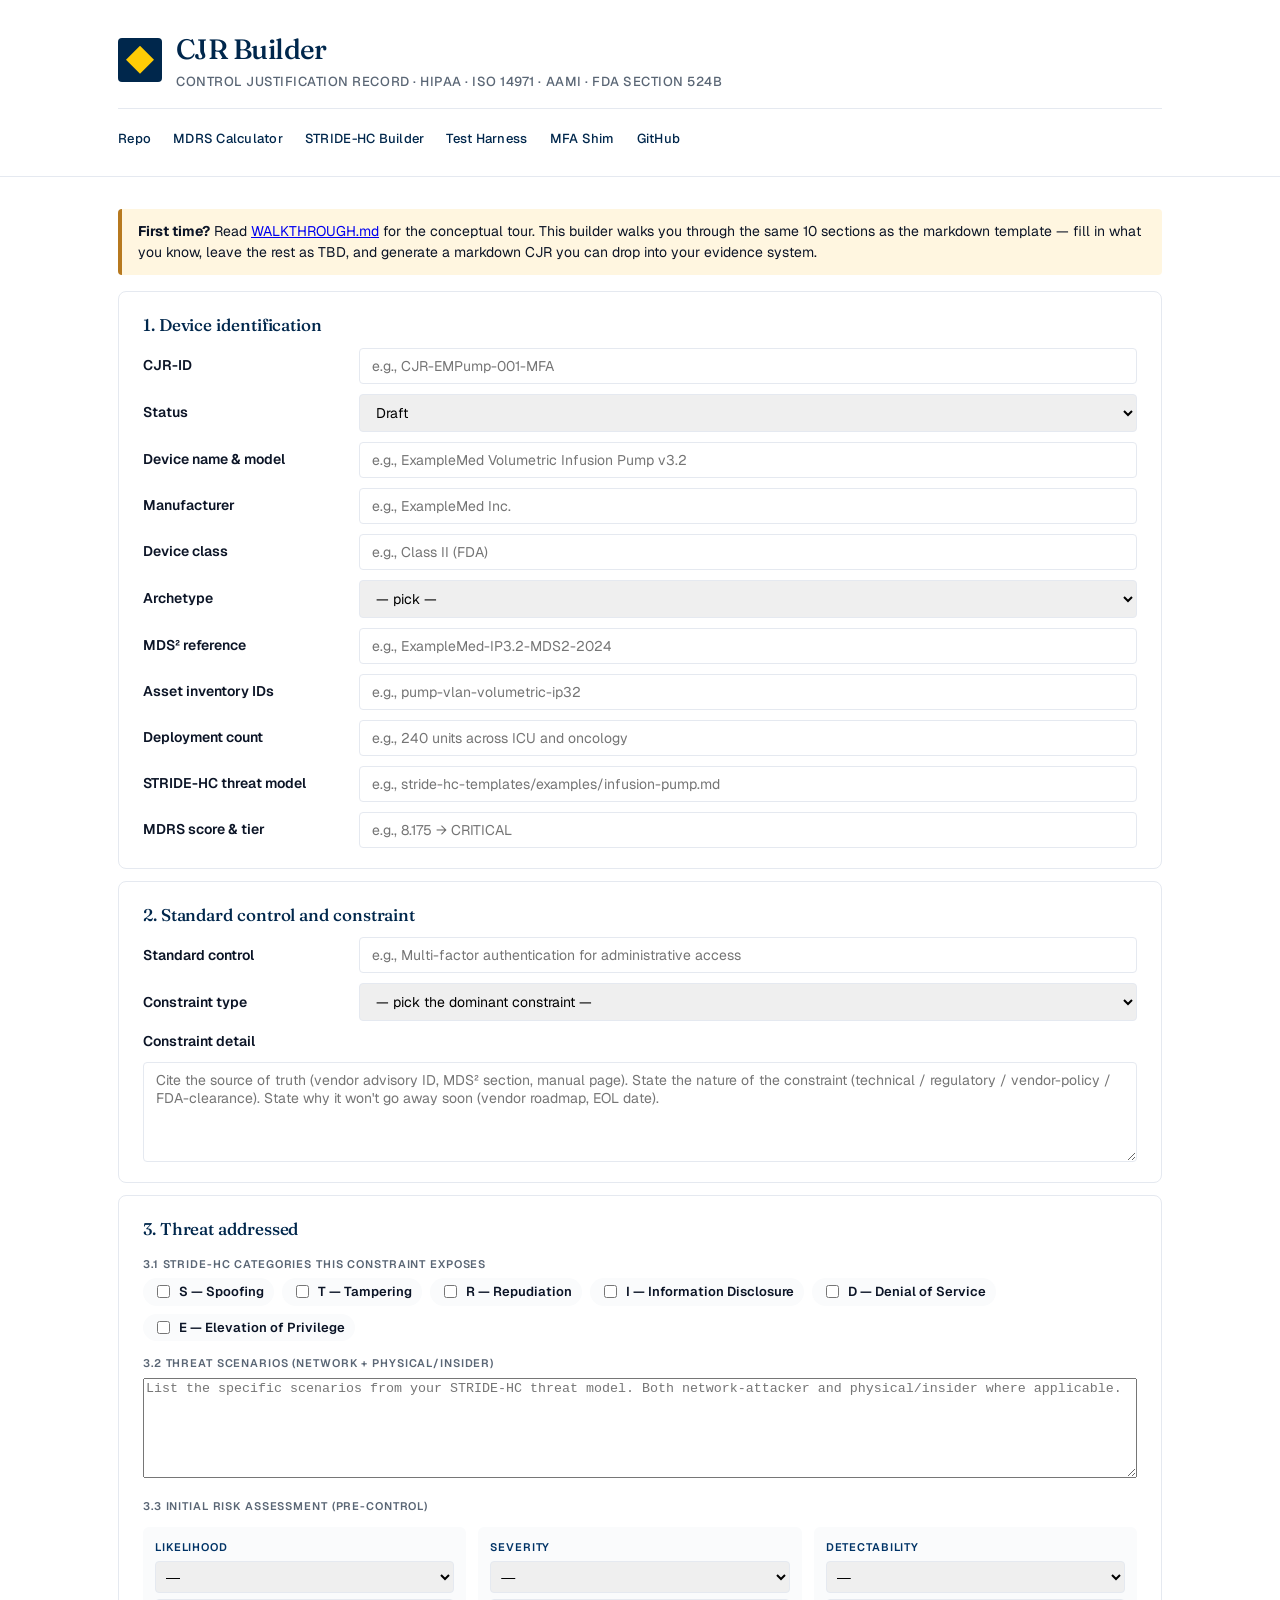
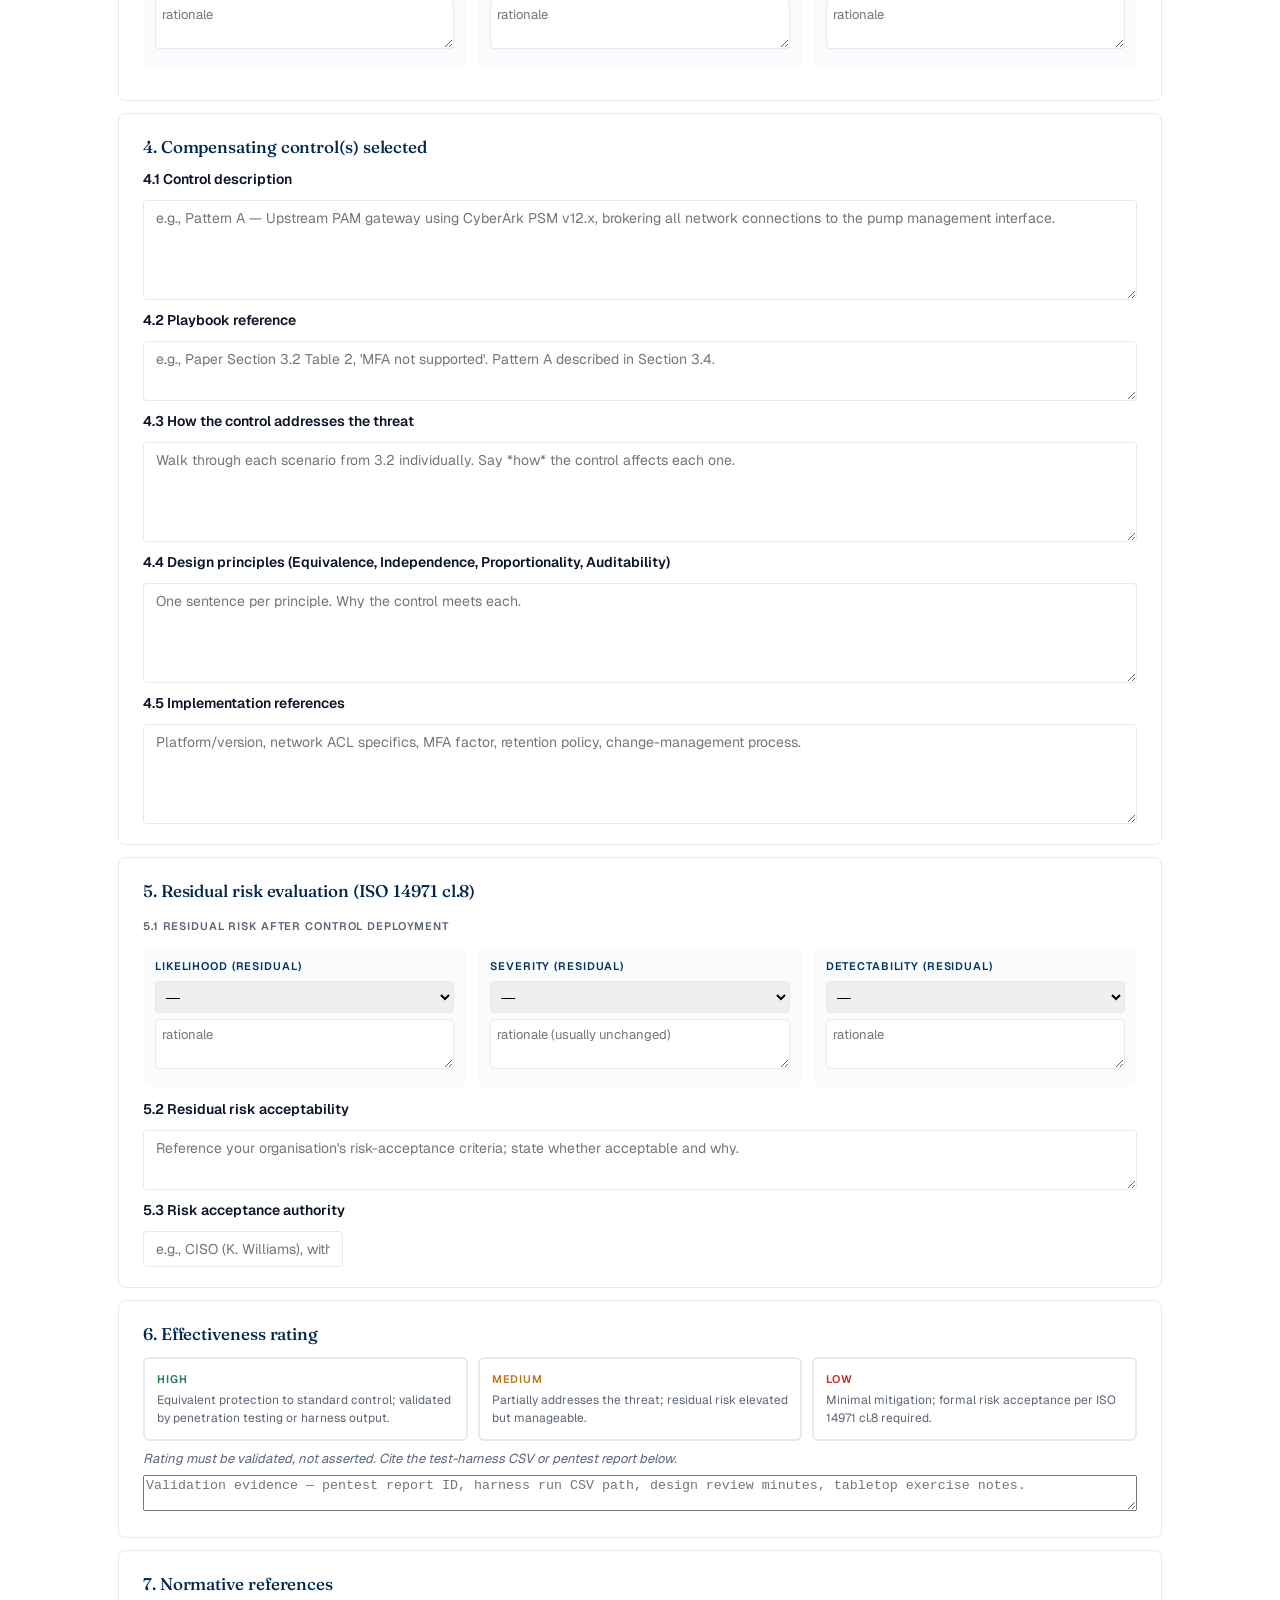
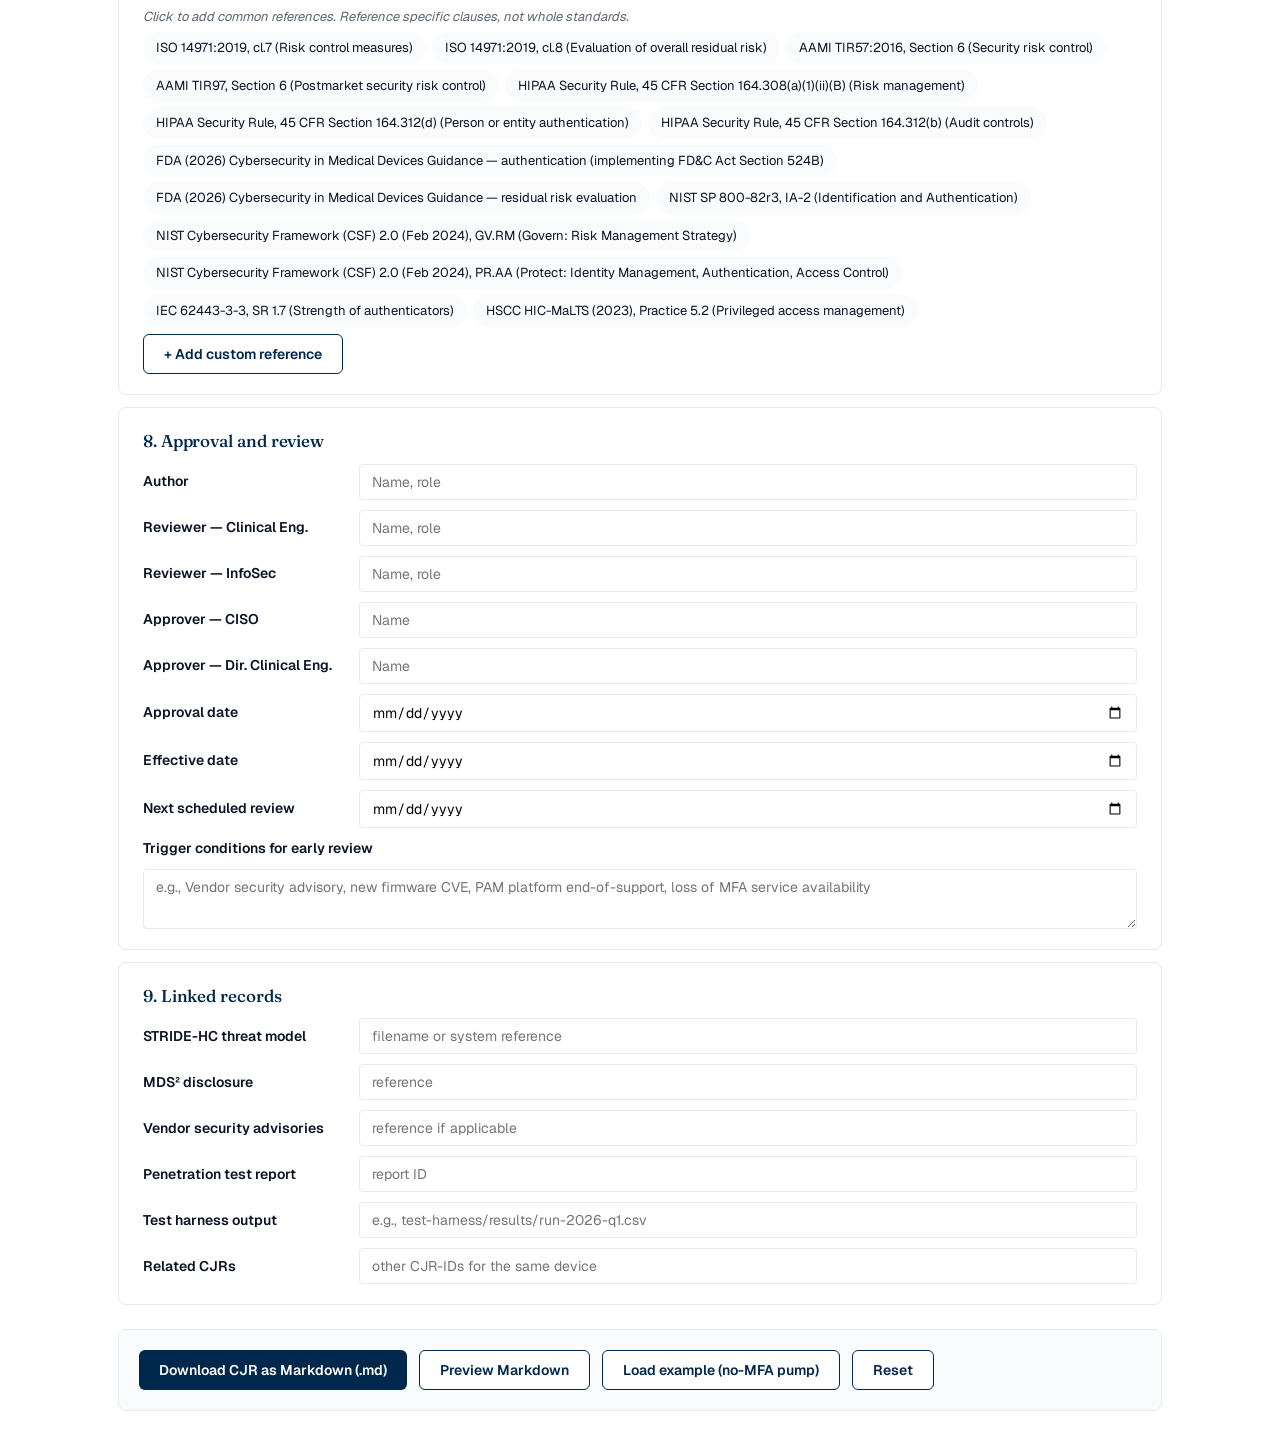
<file: cjr-templates/index.html>
<!DOCTYPE html>
<html lang="en">
<head>
<meta charset="UTF-8">
<title>CJR Builder — Control Justification Record</title>
<meta name="viewport" content="width=device-width, initial-scale=1.0">
<meta name="description" content="Author a Control Justification Record — defensible across HIPAA, ISO 14971, AAMI TIR57/97, and FDA Section 524B. Guided 10-section form.">
<meta property="og:type" content="website">
<meta property="og:title" content="CJR Builder — Control Justification Record">
<meta property="og:description" content="Defensible across HIPAA, ISO 14971, AAMI TIR57/97, FDA Section 524B. Guided 10-section form with worked-example button.">
<meta property="og:url" content="https://analyst133.github.io/legacy-medical-device-security-frameworks/cjr-templates/">
<meta property="og:image" content="https://analyst133.github.io/legacy-medical-device-security-frameworks/favicon.svg">
<meta name="twitter:card" content="summary">
<meta name="twitter:title" content="CJR Builder">
<meta name="twitter:description" content="Author a Control Justification Record. HIPAA + ISO 14971 + AAMI + FDA Section 524B aligned. No install.">
<link rel="icon" type="image/svg+xml" href="../favicon.svg">
<link rel="preconnect" href="https://fonts.googleapis.com">
<link rel="preconnect" href="https://fonts.gstatic.com" crossorigin>
<link href="https://fonts.googleapis.com/css2?family=Fraunces:opsz,wght@9..144,400;9..144,500;9..144,600;9..144,700&family=Geist:wght@300;400;500;600;700&family=JetBrains+Mono:wght@400;500;600&display=swap" rel="stylesheet">
<style>
* { box-sizing: border-box; }
:root {
  --blue: #00274C; --blue-700: #003366;
  --maize: #FFCB05; --maize-soft: #FFF4CC;
  --ink: #0B1426; --muted: #5A6675; --line: #E5E9F0;
  --bg: #FFFFFF; --bg-soft: #FAFBFC;
  --good: #1E7E4C; --good-soft: #E6F4EC;
  --bad: #C42B2B; --bad-soft: #FBEAEA;
  --warn: #B7791F; --warn-soft: #FFF6E0;
  --primary: var(--blue); --primary-light: var(--blue-700); --accent: var(--maize);
  --text: var(--ink); --text-muted: var(--muted); --border: var(--line);
  --bg-alt: var(--bg-soft); --bg-section: var(--bg);
  --chip-bg: var(--bg-soft); --chip-active: var(--blue); --chip-active-text: #ffffff;
  --warning-bg: var(--warn-soft); --warning-border: var(--warn);
  --success: var(--good); --danger: var(--bad);
}
html, body { margin: 0; background: var(--bg); color: var(--ink); }
.skip-link { position: absolute; top: -100px; left: 8px; background: var(--blue); color: #ffffff; padding: 10px 14px; border-radius: 4px; text-decoration: none; font-weight: 600; z-index: 1000; transition: top 0.15s; }
.skip-link:focus { top: 8px; outline: 3px solid var(--maize); outline-offset: 2px; }
:focus-visible { outline: 3px solid var(--maize); outline-offset: 2px; border-radius: 2px; }
:focus:not(:focus-visible) { outline: none; }
body { font-family: 'Geist', system-ui, -apple-system, sans-serif; font-size: 15px; line-height: 1.5; -webkit-font-smoothing: antialiased; -moz-osx-font-smoothing: grayscale; }
.container { max-width: 1100px; margin: 0 auto; padding: 0 28px; }
header { background: var(--bg); border-bottom: 1px solid var(--line); color: var(--ink); padding: 28px 0 22px; margin-bottom: 32px; }
.brand-mark { display: flex; align-items: center; gap: 14px; margin-bottom: 16px; }
.brand-mark .logo { width: 44px; height: 44px; border-radius: 4px; background: var(--blue); position: relative; flex-shrink: 0; }
.brand-mark .logo::after { content: ""; position: absolute; inset: 8px; background: var(--maize); clip-path: polygon(50% 0, 100% 50%, 50% 100%, 0 50%); }
.brand-mark .meta { display: flex; flex-direction: column; gap: 2px; }
header h1 { margin: 0; font-family: 'Fraunces', Georgia, serif; font-size: 28px; font-weight: 500; letter-spacing: -0.02em; color: var(--blue); }
header .subtitle { margin: 0; color: var(--muted); font-size: 13px; letter-spacing: 0.04em; text-transform: uppercase; font-weight: 500; }
header nav { display: flex; gap: 22px; flex-wrap: wrap; padding-top: 16px; border-top: 1px solid var(--line); }
header nav a { color: var(--blue); text-decoration: none; font-size: 13px; font-weight: 500; letter-spacing: 0.02em; padding: 4px 0; border-bottom: 2px solid transparent; transition: border-color 0.15s; }
header nav a:hover { border-bottom-color: var(--maize); }
main { padding-bottom: 64px; }
section { margin-bottom: 24px; }
h2 { font-family: 'Fraunces', Georgia, serif; font-size: 22px; font-weight: 500; letter-spacing: -0.01em; margin: 0 0 14px; color: var(--blue); }
h3 { font-family: 'Fraunces', Georgia, serif; font-size: 17px; font-weight: 500; letter-spacing: -0.005em; margin: 18px 0 10px; color: var(--blue); }
h4 { font-family: 'Geist', system-ui, sans-serif; font-size: 11px; font-weight: 600; letter-spacing: 0.08em; text-transform: uppercase; margin: 14px 0 6px; color: var(--muted); }
p { margin: 0 0 12px; }
.card { background: var(--bg-section); border: 1px solid var(--border); border-radius: 8px; padding: 20px 24px; margin-bottom: 16px; }
.section-card { background: white; border: 1px solid var(--border); border-radius: 8px; padding: 20px 24px; margin-bottom: 12px; }
.section-card h3 { margin-top: 0; }
.grid2 { display: grid; grid-template-columns: 200px 1fr; gap: 10px 16px; align-items: center; }
.grid2 label { font-weight: 600; font-size: 14px; }
.grid2 input, .grid2 textarea, .grid2 select { width: 100%; padding: 8px 12px; border: 1px solid var(--border); border-radius: 4px; font-size: 14px; font-family: inherit; }
.grid2 textarea { resize: vertical; min-height: 60px; }
.full-width { grid-column: 1 / -1; }
textarea.tall { min-height: 100px; }
.chip-list { display: flex; flex-wrap: wrap; gap: 6px; margin: 6px 0; }
.chip { display: inline-block; background: var(--chip-bg); padding: 5px 12px; border-radius: 16px; font-size: 13px; cursor: pointer; user-select: none; border: 1px solid transparent; transition: all 0.12s; }
.chip:hover { background: #dde4ec; }
.chip.selected { background: var(--chip-active); color: var(--chip-active-text); }
.checkbox-row { display: grid; grid-template-columns: repeat(auto-fill, minmax(280px, 1fr)); gap: 6px 12px; margin: 8px 0; }
.checkbox-row label { font-size: 14px; cursor: pointer; padding: 4px 0; }
.checkbox-row input[type=checkbox] { margin-right: 6px; vertical-align: middle; }
.stride-row { display: flex; flex-wrap: wrap; gap: 8px; margin: 6px 0; }
.stride-row label { display: inline-flex; align-items: center; gap: 6px; padding: 4px 10px; background: var(--bg-alt); border-radius: 16px; cursor: pointer; font-size: 13px; font-weight: 600; }
.stride-row label.s-selected { background: var(--primary); color: white; }
.risk-table { display: grid; grid-template-columns: 1fr 1fr 1fr; gap: 12px; margin: 12px 0; }
.risk-cell { background: var(--bg-alt); padding: 12px; border-radius: 6px; }
.risk-cell h4 { margin: 0 0 6px; color: var(--primary-light); }
.risk-cell select { width: 100%; padding: 6px; border: 1px solid var(--border); border-radius: 4px; font-size: 14px; }
.risk-cell textarea { width: 100%; padding: 6px; border: 1px solid var(--border); border-radius: 4px; font-size: 13px; margin-top: 6px; resize: vertical; min-height: 50px; font-family: inherit; }
.effectiveness-options { display: grid; grid-template-columns: 1fr 1fr 1fr; gap: 10px; margin: 8px 0; }
.eff-card { padding: 12px; border: 2px solid var(--border); border-radius: 6px; cursor: pointer; transition: all 0.15s; background: white; }
.eff-card:hover { border-color: var(--primary-light); }
.eff-card.selected { border-color: var(--primary); background: var(--bg-alt); }
.eff-card h4 { margin: 0 0 4px; }
.eff-card .desc { font-size: 12px; color: var(--text-muted); }
.eff-card.high h4 { color: var(--success); }
.eff-card.medium h4 { color: var(--warning-border); }
.eff-card.low h4 { color: var(--danger); }
.actions { display: flex; gap: 12px; flex-wrap: wrap; margin-top: 24px; padding: 20px; background: var(--bg-alt); border-radius: 8px; border: 1px solid var(--border); }
.btn { padding: 10px 20px; border: none; border-radius: 6px; font-size: 14px; font-weight: 600; cursor: pointer; transition: background 0.15s; font-family: inherit; }
.btn-primary { background: var(--primary); color: white; }
.btn-primary:hover { background: var(--primary-light); }
.btn-secondary { background: white; color: var(--primary); border: 1px solid var(--primary); }
.btn-secondary:hover { background: var(--bg-alt); }
.notice { background: var(--warning-bg); border-left: 4px solid var(--warning-border); padding: 12px 16px; border-radius: 4px; margin: 16px 0; font-size: 14px; }
.refs-list { list-style: none; padding: 0; margin: 8px 0; }
.refs-list li { display: flex; gap: 8px; margin-bottom: 4px; align-items: center; }
.refs-list input { flex: 1; padding: 6px 10px; border: 1px solid var(--border); border-radius: 4px; font-size: 13px; font-family: inherit; }
.refs-list button { background: var(--bg-alt); border: 1px solid var(--border); padding: 4px 10px; border-radius: 4px; cursor: pointer; font-size: 12px; }
.helper { font-size: 13px; color: var(--text-muted); margin: 6px 0; font-style: italic; }
</style>
</head>
<body>
<a class="skip-link" href="#main">Skip to main content</a>
<header>
  <div class="container">
    <div class="brand-mark">
      <span class="logo" role="img" aria-label="Legacy Medical Device Security Frameworks logo"></span>
      <div class="meta">
        <h1>CJR Builder</h1>
        <p class="subtitle">Control Justification Record · HIPAA · ISO 14971 · AAMI · FDA Section 524B</p>
      </div>
    </div>
    <nav>
      <a href="../">Repo</a>
      <a href="../mdrs-calculator/">MDRS Calculator</a>
      <a href="../stride-hc-templates/">STRIDE-HC Builder</a>
      <a href="../test-harness/">Test Harness</a>
      <a href="../mfa-shim/">MFA Shim</a>
      <a href="https://github.com/analyst133/legacy-medical-device-security-frameworks">GitHub</a>
    </nav>
  </div>
</header>

<main id="main" class="container">

<div class="notice">
  <strong>First time?</strong> Read <a href="./WALKTHROUGH.md">WALKTHROUGH.md</a> for the conceptual tour. This builder walks you through the same 10 sections as the markdown template — fill in what you know, leave the rest as TBD, and generate a markdown CJR you can drop into your evidence system.
</div>

<section class="section-card">
  <h3>1. Device identification</h3>
  <div class="grid2">
    <label>CJR-ID</label><input id="cjr-id" placeholder="e.g., CJR-EMPump-001-MFA">
    <label>Status</label>
    <select id="status"><option>Draft</option><option>Under Review</option><option>Approved</option><option>Retired</option></select>
    <label>Device name & model</label><input id="device-name" placeholder="e.g., ExampleMed Volumetric Infusion Pump v3.2">
    <label>Manufacturer</label><input id="manufacturer" placeholder="e.g., ExampleMed Inc.">
    <label>Device class</label><input id="device-class" placeholder="e.g., Class II (FDA)">
    <label>Archetype</label>
    <select id="archetype">
      <option value="">— pick —</option>
      <option value="Archetype 1 (general-purpose-OS legacy)">Archetype 1 — general-purpose OS</option>
      <option value="Archetype 2 (embedded RTOS legacy)">Archetype 2 — embedded RTOS</option>
    </select>
    <label>MDS² reference</label><input id="mds2" placeholder="e.g., ExampleMed-IP3.2-MDS2-2024">
    <label>Asset inventory IDs</label><input id="asset-ids" placeholder="e.g., pump-vlan-volumetric-ip32">
    <label>Deployment count</label><input id="deployment" placeholder="e.g., 240 units across ICU and oncology">
    <label>STRIDE-HC threat model</label><input id="stride-link" placeholder="e.g., stride-hc-templates/examples/infusion-pump.md">
    <label>MDRS score & tier</label><input id="mdrs-tier" placeholder="e.g., 8.175 → CRITICAL">
  </div>
</section>

<section class="section-card">
  <h3>2. Standard control and constraint</h3>
  <div class="grid2">
    <label>Standard control</label>
    <input id="standard-control" placeholder="e.g., Multi-factor authentication for administrative access">
    <label>Constraint type</label>
    <div>
      <select id="constraint-type">
        <option value="">— pick the dominant constraint —</option>
        <option>Multi-factor authentication not supported by device</option>
        <option>No encryption of data in transit supported</option>
        <option>No patching possible (vendor end-of-life or FDA clearance constraint)</option>
        <option>Shared or hardcoded credentials (network-side)</option>
        <option>No audit logging capability</option>
        <option>Legacy general-purpose OS (Archetype 1)</option>
        <option>Legacy embedded RTOS (Archetype 2)</option>
        <option>Hardcoded service-port credential (RS-232, USB, proprietary)</option>
        <option>USB and removable media interfaces</option>
        <option>PHI display in shared / observable environment</option>
        <option>Device substitution risk</option>
        <option>Vendor field-service unsupervised access</option>
        <option>Service-mode password disclosed in technical manual or leaked</option>
        <option>Proximity wireless on legacy device</option>
        <option>Other</option>
      </select>
    </div>
    <label class="full-width">Constraint detail</label>
    <textarea id="constraint-detail" class="full-width tall" placeholder="Cite the source of truth (vendor advisory ID, MDS² section, manual page). State the nature of the constraint (technical / regulatory / vendor-policy / FDA-clearance). State why it won't go away soon (vendor roadmap, EOL date)."></textarea>
  </div>
</section>

<section class="section-card">
  <h3>3. Threat addressed</h3>
  <h4>3.1 STRIDE-HC categories this constraint exposes</h4>
  <div class="stride-row" id="stride-toggles">
    <label data-stride="S"><input type="checkbox" data-stride="S">S — Spoofing</label>
    <label data-stride="T"><input type="checkbox" data-stride="T">T — Tampering</label>
    <label data-stride="R"><input type="checkbox" data-stride="R">R — Repudiation</label>
    <label data-stride="I"><input type="checkbox" data-stride="I">I — Information Disclosure</label>
    <label data-stride="D"><input type="checkbox" data-stride="D">D — Denial of Service</label>
    <label data-stride="E"><input type="checkbox" data-stride="E">E — Elevation of Privilege</label>
  </div>
  <h4>3.2 Threat scenarios (network + physical/insider)</h4>
  <textarea id="threat-scenarios" class="tall" style="width:100%" placeholder="List the specific scenarios from your STRIDE-HC threat model. Both network-attacker and physical/insider where applicable."></textarea>

  <h4>3.3 Initial risk assessment (pre-control)</h4>
  <div class="risk-table">
    <div class="risk-cell">
      <h4>Likelihood</h4>
      <select id="initial-likelihood"><option value="">—</option><option>Low</option><option>Medium</option><option>High</option></select>
      <textarea id="initial-likelihood-r" placeholder="rationale"></textarea>
    </div>
    <div class="risk-cell">
      <h4>Severity</h4>
      <select id="initial-severity"><option value="">—</option><option>Low</option><option>Medium</option><option>High</option></select>
      <textarea id="initial-severity-r" placeholder="rationale"></textarea>
    </div>
    <div class="risk-cell">
      <h4>Detectability</h4>
      <select id="initial-detect"><option value="">—</option><option>Easy</option><option>Moderate</option><option>Difficult</option></select>
      <textarea id="initial-detect-r" placeholder="rationale"></textarea>
    </div>
  </div>
</section>

<section class="section-card">
  <h3>4. Compensating control(s) selected</h3>
  <div class="grid2">
    <label class="full-width">4.1 Control description</label>
    <textarea id="control-desc" class="full-width tall" placeholder="e.g., Pattern A — Upstream PAM gateway using CyberArk PSM v12.x, brokering all network connections to the pump management interface."></textarea>
    <label class="full-width">4.2 Playbook reference</label>
    <textarea id="playbook-ref" class="full-width" placeholder="e.g., Paper Section 3.2 Table 2, 'MFA not supported'. Pattern A described in Section 3.4."></textarea>
    <label class="full-width">4.3 How the control addresses the threat</label>
    <textarea id="control-mechanism" class="full-width tall" placeholder="Walk through each scenario from 3.2 individually. Say *how* the control affects each one."></textarea>
    <label class="full-width">4.4 Design principles (Equivalence, Independence, Proportionality, Auditability)</label>
    <textarea id="design-principles" class="full-width tall" placeholder="One sentence per principle. Why the control meets each."></textarea>
    <label class="full-width">4.5 Implementation references</label>
    <textarea id="implementation" class="full-width tall" placeholder="Platform/version, network ACL specifics, MFA factor, retention policy, change-management process."></textarea>
  </div>
</section>

<section class="section-card">
  <h3>5. Residual risk evaluation (ISO 14971 cl.8)</h3>
  <h4>5.1 Residual risk after control deployment</h4>
  <div class="risk-table">
    <div class="risk-cell">
      <h4>Likelihood (residual)</h4>
      <select id="residual-likelihood"><option value="">—</option><option>Low</option><option>Medium</option><option>High</option></select>
      <textarea id="residual-likelihood-r" placeholder="rationale"></textarea>
    </div>
    <div class="risk-cell">
      <h4>Severity (residual)</h4>
      <select id="residual-severity"><option value="">—</option><option>Low</option><option>Medium</option><option>High</option></select>
      <textarea id="residual-severity-r" placeholder="rationale (usually unchanged)"></textarea>
    </div>
    <div class="risk-cell">
      <h4>Detectability (residual)</h4>
      <select id="residual-detect"><option value="">—</option><option>Easy</option><option>Moderate</option><option>Difficult</option></select>
      <textarea id="residual-detect-r" placeholder="rationale"></textarea>
    </div>
  </div>
  <div class="grid2">
    <label class="full-width">5.2 Residual risk acceptability</label>
    <textarea id="acceptability" class="full-width" placeholder="Reference your organisation's risk-acceptance criteria; state whether acceptable and why."></textarea>
    <label class="full-width">5.3 Risk acceptance authority</label>
    <input id="acceptance-auth" placeholder="e.g., CISO (K. Williams), with CMO concurrence under LMD-RISK-2026-001">
  </div>
</section>

<section class="section-card">
  <h3>6. Effectiveness rating</h3>
  <div class="effectiveness-options" id="eff-options">
    <div class="eff-card high" data-rating="High" onclick="setEffectiveness('High')">
      <h4>High</h4>
      <div class="desc">Equivalent protection to standard control; validated by penetration testing or harness output.</div>
    </div>
    <div class="eff-card medium" data-rating="Medium" onclick="setEffectiveness('Medium')">
      <h4>Medium</h4>
      <div class="desc">Partially addresses the threat; residual risk elevated but manageable.</div>
    </div>
    <div class="eff-card low" data-rating="Low" onclick="setEffectiveness('Low')">
      <h4>Low</h4>
      <div class="desc">Minimal mitigation; formal risk acceptance per ISO 14971 cl.8 required.</div>
    </div>
  </div>
  <p class="helper">Rating must be validated, not asserted. Cite the test-harness CSV or pentest report below.</p>
  <textarea id="validation" style="width:100%" placeholder="Validation evidence — pentest report ID, harness run CSV path, design review minutes, tabletop exercise notes."></textarea>
</section>

<section class="section-card">
  <h3>7. Normative references</h3>
  <p class="helper">Click to add common references. Reference <em>specific clauses</em>, not whole standards.</p>
  <div class="chip-list" id="ref-chips"></div>
  <ul class="refs-list" id="refs-list"></ul>
  <button class="btn btn-secondary" onclick="addRef('')" type="button">+ Add custom reference</button>
</section>

<section class="section-card">
  <h3>8. Approval and review</h3>
  <div class="grid2">
    <label>Author</label><input id="author" placeholder="Name, role">
    <label>Reviewer — Clinical Eng.</label><input id="reviewer-ce" placeholder="Name, role">
    <label>Reviewer — InfoSec</label><input id="reviewer-is" placeholder="Name, role">
    <label>Approver — CISO</label><input id="approver-ciso" placeholder="Name">
    <label>Approver — Dir. Clinical Eng.</label><input id="approver-dce" placeholder="Name">
    <label>Approval date</label><input id="approval-date" type="date">
    <label>Effective date</label><input id="effective-date" type="date">
    <label>Next scheduled review</label><input id="next-review" type="date">
    <label class="full-width">Trigger conditions for early review</label>
    <textarea id="triggers" class="full-width" placeholder="e.g., Vendor security advisory, new firmware CVE, PAM platform end-of-support, loss of MFA service availability"></textarea>
  </div>
</section>

<section class="section-card">
  <h3>9. Linked records</h3>
  <div class="grid2">
    <label>STRIDE-HC threat model</label><input id="link-stride" placeholder="filename or system reference">
    <label>MDS² disclosure</label><input id="link-mds2" placeholder="reference">
    <label>Vendor security advisories</label><input id="link-vendor" placeholder="reference if applicable">
    <label>Penetration test report</label><input id="link-pentest" placeholder="report ID">
    <label>Test harness output</label><input id="link-harness" placeholder="e.g., test-harness/results/run-2026-q1.csv">
    <label>Related CJRs</label><input id="link-related" placeholder="other CJR-IDs for the same device">
  </div>
</section>

<section>
  <div class="actions">
    <button class="btn btn-primary" onclick="downloadMarkdown()">Download CJR as Markdown (.md)</button>
    <button class="btn btn-secondary" onclick="previewMarkdown()">Preview Markdown</button>
    <button class="btn btn-secondary" onclick="loadExample()">Load example (no-MFA pump)</button>
    <button class="btn btn-secondary" onclick="resetForm()">Reset</button>
  </div>
  <div id="preview" style="display:none; margin-top:16px;">
    <h3>Preview</h3>
    <pre id="preview-text" style="background: #f6f8fa; padding: 16px; border-radius: 6px; overflow: auto; max-height: 500px; font-size: 13px; line-height: 1.5;"></pre>
  </div>
</section>

</main>

<script>
'use strict';

const COMMON_REFS = [
  'ISO 14971:2019, cl.7 (Risk control measures)',
  'ISO 14971:2019, cl.8 (Evaluation of overall residual risk)',
  'AAMI TIR57:2016, Section 6 (Security risk control)',
  'AAMI TIR97, Section 6 (Postmarket security risk control)',
  'HIPAA Security Rule, 45 CFR Section 164.308(a)(1)(ii)(B) (Risk management)',
  'HIPAA Security Rule, 45 CFR Section 164.312(d) (Person or entity authentication)',
  'HIPAA Security Rule, 45 CFR Section 164.312(b) (Audit controls)',
  'FDA (2026) Cybersecurity in Medical Devices Guidance — authentication (implementing FD&C Act Section 524B)',
  'FDA (2026) Cybersecurity in Medical Devices Guidance — residual risk evaluation',
  'NIST SP 800-82r3, IA-2 (Identification and Authentication)',
  'NIST Cybersecurity Framework (CSF) 2.0 (Feb 2024), GV.RM (Govern: Risk Management Strategy)',
  'NIST Cybersecurity Framework (CSF) 2.0 (Feb 2024), PR.AA (Protect: Identity Management, Authentication, Access Control)',
  'IEC 62443-3-3, SR 1.7 (Strength of authenticators)',
  'HSCC HIC-MaLTS (2023), Practice 5.2 (Privileged access management)'
];

let refs = [];
let effectivenessRating = '';

function renderRefChips() {
  const wrap = document.getElementById('ref-chips');
  wrap.innerHTML = '';
  for (const r of COMMON_REFS) {
    const chip = document.createElement('span');
    chip.className = 'chip';
    chip.textContent = r;
    if (refs.includes(r)) chip.classList.add('selected');
    chip.addEventListener('click', () => {
      const idx = refs.indexOf(r);
      if (idx >= 0) refs.splice(idx, 1);
      else refs.push(r);
      renderRefChips();
      renderRefsList();
    });
    wrap.appendChild(chip);
  }
}

function renderRefsList() {
  const list = document.getElementById('refs-list');
  list.innerHTML = '';
  refs.forEach((r, i) => {
    const li = document.createElement('li');
    const inp = document.createElement('input');
    inp.value = r;
    inp.addEventListener('input', e => { refs[i] = e.target.value; });
    const btn = document.createElement('button');
    btn.textContent = 'remove';
    btn.type = 'button';
    btn.addEventListener('click', () => { refs.splice(i, 1); renderRefChips(); renderRefsList(); });
    li.appendChild(inp);
    li.appendChild(btn);
    list.appendChild(li);
  });
}

function addRef(text) { refs.push(text); renderRefsList(); renderRefChips(); }

function setEffectiveness(r) {
  effectivenessRating = r;
  document.querySelectorAll('.eff-card').forEach(c => c.classList.toggle('selected', c.dataset.rating === r));
}

// Wire stride checkboxes
document.querySelectorAll('#stride-toggles input').forEach(cb => {
  cb.addEventListener('change', () => {
    cb.closest('label').classList.toggle('s-selected', cb.checked);
  });
});

function v(id) { return document.getElementById(id).value.trim(); }
function vorTBD(id) { return v(id) || '[TBD]'; }

function checkedStrides() {
  return [...document.querySelectorAll('#stride-toggles input:checked')].map(cb => cb.dataset.stride);
}

function buildMarkdown() {
  const strideLetters = checkedStrides();
  const strideNames = { S: 'Spoofing', T: 'Tampering', R: 'Repudiation', I: 'Information Disclosure', D: 'Denial of Service', E: 'Elevation of Privilege' };
  let md = `# Control Justification Record (CJR)\n\n`;
  md += `**CJR-ID:** ${vorTBD('cjr-id')}\n`;
  md += `**Status:** ${v('status') || 'Draft'}\n`;
  md += `**Version:** 1.0\n\n`;
  md += `## 1. Device identification\n\n| Field | Value |\n|---|---|\n`;
  md += `| Device name and model | ${vorTBD('device-name')} |\n`;
  md += `| Manufacturer | ${vorTBD('manufacturer')} |\n`;
  md += `| Device class (FDA / EU MDR) | ${vorTBD('device-class')} |\n`;
  md += `| Device archetype | ${vorTBD('archetype')} |\n`;
  md += `| MDS² reference | ${vorTBD('mds2')} |\n`;
  md += `| Asset inventory IDs | ${vorTBD('asset-ids')} |\n`;
  md += `| Deployment count | ${vorTBD('deployment')} |\n`;
  md += `| Linked STRIDE-HC threat model | ${vorTBD('stride-link')} |\n`;
  md += `| Current MDRS score and tier | ${vorTBD('mdrs-tier')} |\n\n`;
  md += `## 2. Standard control and constraint\n\n### 2.1 Standard control that cannot be applied\n\n${v('standard-control') || '[TBD]'}\n\n`;
  md += `### 2.2 Constraint preventing standard control\n\n**${v('constraint-type') || '[Constraint type TBD]'}**\n\n`;
  md += `### 2.3 Constraint detail\n\n${v('constraint-detail') || '[Cite source of truth, nature, and persistence of constraint.]'}\n\n`;
  md += `## 3. Threat addressed\n\n### 3.1 STRIDE-HC mapping\n\n`;
  if (strideLetters.length === 0) md += `_(no categories selected)_\n\n`;
  else for (const l of strideLetters) md += `- **${l}** — ${strideNames[l]}\n`;
  md += `\n### 3.2 Threat scenario summary\n\n${v('threat-scenarios') || '[Cite scenarios from the linked STRIDE-HC threat model.]'}\n\n`;
  md += `### 3.3 Initial risk assessment (pre-control)\n\n`;
  md += `| Dimension | Score | Rationale |\n|---|---|---|\n`;
  md += `| Likelihood | ${v('initial-likelihood') || '[TBD]'} | ${v('initial-likelihood-r') || '[rationale]'} |\n`;
  md += `| Severity | ${v('initial-severity') || '[TBD]'} | ${v('initial-severity-r') || '[rationale]'} |\n`;
  md += `| Detectability | ${v('initial-detect') || '[TBD]'} | ${v('initial-detect-r') || '[rationale]'} |\n\n`;
  md += `## 4. Compensating control(s) selected\n\n`;
  md += `### 4.1 Control description\n\n${v('control-desc') || '[TBD]'}\n\n`;
  md += `### 4.2 Reference to Compensating Controls Playbook\n\n${v('playbook-ref') || '[TBD]'}\n\n`;
  md += `### 4.3 How the control addresses the threat\n\n${v('control-mechanism') || '[TBD]'}\n\n`;
  md += `### 4.4 Why this control is appropriate (design principles)\n\n${v('design-principles') || '[Equivalence / Independence / Proportionality / Auditability — one sentence each.]'}\n\n`;
  md += `### 4.5 Implementation references\n\n${v('implementation') || '[Platform, configuration, retention, workflow.]'}\n\n`;
  md += `## 5. Residual risk evaluation (ISO 14971 cl.8)\n\n### 5.1 Risk after control deployment\n\n`;
  md += `| Dimension | Score | Rationale |\n|---|---|---|\n`;
  md += `| Likelihood (residual) | ${v('residual-likelihood') || '[TBD]'} | ${v('residual-likelihood-r') || '[rationale]'} |\n`;
  md += `| Severity (residual) | ${v('residual-severity') || '[TBD]'} | ${v('residual-severity-r') || '[rationale]'} |\n`;
  md += `| Detectability (residual) | ${v('residual-detect') || '[TBD]'} | ${v('residual-detect-r') || '[rationale]'} |\n\n`;
  md += `### 5.2 Residual risk acceptability\n\n${v('acceptability') || '[State acceptable/not, with reasoning.]'}\n\n`;
  md += `### 5.3 Risk acceptance authority\n\n${v('acceptance-auth') || '[TBD]'}\n\n`;
  md += `## 6. Effectiveness rating\n\n**${effectivenessRating || '[Rating TBD]'}**\n\n**Validation evidence:** ${v('validation') || '[Cite pentest report, harness output, design review.]'}\n\n`;
  md += `## 7. Normative references\n\n`;
  if (refs.length === 0) md += `_(no references added)_\n\n`;
  else for (const r of refs.filter(x => x.trim())) md += `- ${r}\n`;
  md += `\n## 8. Approval and review\n\n| Field | Value |\n|---|---|\n`;
  md += `| Author | ${vorTBD('author')} |\n`;
  md += `| Reviewer (Clinical Engineering) | ${vorTBD('reviewer-ce')} |\n`;
  md += `| Reviewer (InfoSec) | ${vorTBD('reviewer-is')} |\n`;
  md += `| Approver (CISO) | ${vorTBD('approver-ciso')} |\n`;
  md += `| Approver (Director of Clinical Engineering) | ${vorTBD('approver-dce')} |\n`;
  md += `| Approval date | ${vorTBD('approval-date')} |\n`;
  md += `| Effective date | ${vorTBD('effective-date')} |\n`;
  md += `| Next scheduled review | ${vorTBD('next-review')} |\n`;
  md += `| Trigger conditions for early review | ${v('triggers') || '[TBD]'} |\n\n`;
  md += `## 9. Linked records\n\n| Record type | Reference |\n|---|---|\n`;
  md += `| STRIDE-HC threat model | ${vorTBD('link-stride')} |\n`;
  md += `| MDS² disclosure | ${vorTBD('link-mds2')} |\n`;
  md += `| Vendor security advisories | ${vorTBD('link-vendor')} |\n`;
  md += `| Penetration test report | ${vorTBD('link-pentest')} |\n`;
  md += `| Test harness output | ${vorTBD('link-harness')} |\n`;
  md += `| Related CJRs | ${vorTBD('link-related')} |\n\n`;
  md += `## 10. Change log\n\n| Version | Date | Author | Change summary |\n|---|---|---|---|\n`;
  md += `| 1.0 | ${v('approval-date') || '[YYYY-MM-DD]'} | ${v('author') || '[Author]'} | Initial CJR for ${v('constraint-type') || '[constraint]'} on ${v('device-name') || '[device]'} |\n`;
  return md;
}

function downloadFile(name, content, type='text/plain') {
  const blob = new Blob([content], { type });
  const url = URL.createObjectURL(blob);
  const a = document.createElement('a');
  a.href = url; a.download = name;
  document.body.appendChild(a); a.click();
  setTimeout(() => { URL.revokeObjectURL(url); a.remove(); }, 100);
}

function slug(s) {
  return (s || 'cjr').toLowerCase().replace(/[^a-z0-9]+/g, '-').replace(/^-|-$/g, '').slice(0, 50) || 'cjr';
}

function downloadMarkdown() {
  const id = v('cjr-id') || slug(v('device-name'));
  downloadFile(`${id}.md`, buildMarkdown(), 'text/markdown');
}
function previewMarkdown() {
  document.getElementById('preview').style.display = '';
  document.getElementById('preview-text').textContent = buildMarkdown();
  document.getElementById('preview').scrollIntoView({ behavior: 'smooth' });
}

function loadExample() {
  document.getElementById('cjr-id').value = 'CJR-EMPump-001-MFA';
  document.getElementById('status').value = 'Approved';
  document.getElementById('device-name').value = 'ExampleMed Volumetric Infusion Pump v3.2';
  document.getElementById('manufacturer').value = 'ExampleMed Inc.';
  document.getElementById('device-class').value = 'Class II (FDA)';
  document.getElementById('archetype').value = 'Archetype 2 (embedded RTOS legacy)';
  document.getElementById('mds2').value = 'ExampleMed-IP3.2-MDS2-2024';
  document.getElementById('deployment').value = '240 units across ICU and oncology';
  document.getElementById('stride-link').value = 'stride-hc-templates/examples/infusion-pump.md';
  document.getElementById('mdrs-tier').value = '8.175 → CRITICAL';
  document.getElementById('standard-control').value = 'Multi-factor authentication for administrative access to the device management interface.';
  document.getElementById('constraint-type').value = 'Multi-factor authentication not supported by device';
  document.getElementById('constraint-detail').value = 'MFA not supported. Hardcoded service-mode password documented in vendor service manual. Firmware does not support per-user accounts. Vendor advisory ExampleMed-2024-03 confirms MFA not on roadmap due to FDA 510(k) clearance constraints. Constraint is technical and regulatory.';
  // Check S, R, E
  document.querySelector('input[data-stride="S"]').checked = true;
  document.querySelector('input[data-stride="S"]').closest('label').classList.add('s-selected');
  document.querySelector('input[data-stride="R"]').checked = true;
  document.querySelector('input[data-stride="R"]').closest('label').classList.add('s-selected');
  document.querySelector('input[data-stride="E"]').checked = true;
  document.querySelector('input[data-stride="E"]').closest('label').classList.add('s-selected');
  document.getElementById('threat-scenarios').value = 'Network: default credential exploitation via mgmt interface; lateral movement to peer pumps. Physical: service-mode credential abuse via service port; vendor-impersonation social engineering.';
  document.getElementById('initial-likelihood').value = 'High';
  document.getElementById('initial-likelihood-r').value = 'Public disclosure of service credential places this in the high-likelihood band.';
  document.getElementById('initial-severity').value = 'High';
  document.getElementById('initial-severity-r').value = 'Successful exploitation enables therapy parameter modification on a Class II infusion device.';
  document.getElementById('initial-detect').value = 'Difficult';
  document.getElementById('initial-detect-r').value = 'Device generates no authentication audit log; detection depends entirely on upstream observation.';
  document.getElementById('control-desc').value = 'Pattern A — Upstream PAM (CyberArk PSM v12.x) brokers all network connections to the pump management interface. Users authenticate to the PAM with individual MFA. PAM retrieves the hardcoded credential from a vault and connects on the user\'s behalf.';
  document.getElementById('playbook-ref').value = 'Paper Section 3.2 Table 2, "MFA not supported" constraint. Pattern A described in Section 3.4.';
  document.getElementById('control-mechanism').value = 'Hardcoded credential never leaves the vault, eliminating network discovery. Pump management interface reachable only from PAM gateway IP via VLAN ACL. PAM enforces individual MFA. Session recording provides per-user attribution.';
  document.getElementById('design-principles').value = 'Equivalence: MFA enforced at PAM provides equivalent protection. Independence: control does not depend on any pump capability. Proportionality: CRITICAL tier; PAM with MFA is strongest network control. Auditability: HIPAA Section 164.312(b), ISO 14971 cl.7.4, AAMI TIR57 Section 6.3.';
  document.getElementById('implementation').value = 'CyberArk PSM v12.x; pump VLAN ACL inbound permit only from PAM gateway IP/32 to TCP/8080; session retention 90 days online, 7 years archived; MFA factor Duo Push or hardware token; emergency break-glass available with elevated audit and 4-hour CISO review.';
  document.getElementById('residual-likelihood').value = 'Low';
  document.getElementById('residual-likelihood-r').value = 'Credential no longer network-discoverable.';
  document.getElementById('residual-severity').value = 'High';
  document.getElementById('residual-severity-r').value = 'Unchanged. Control reduces likelihood, not severity.';
  document.getElementById('residual-detect').value = 'Easy';
  document.getElementById('residual-detect-r').value = 'PAM session logging provides full per-user visibility.';
  document.getElementById('acceptability').value = 'Acceptable under LMD-RISK-2026-001 (residual likelihood ≤ Low, validated detection capability, quarterly monitoring review).';
  document.getElementById('acceptance-auth').value = 'CISO with CMO concurrence under LMD-RISK-2026-001.';
  setEffectiveness('High');
  document.getElementById('validation').value = 'Pentest report PT-2026-Q1-014 + test harness scenario 05-eop-default-credential.py.';
  refs = COMMON_REFS.slice(0, 8);
  renderRefChips();
  renderRefsList();
  document.getElementById('author').value = 'S. Patel, Senior Clinical Engineer';
  document.getElementById('reviewer-ce').value = 'M. Robinson, Director of Clinical Engineering';
  document.getElementById('reviewer-is').value = 'J. Chen, Lead Security Architect';
  document.getElementById('approver-ciso').value = 'K. Williams';
  document.getElementById('approver-dce').value = 'M. Robinson';
  document.getElementById('triggers').value = 'ExampleMed Inc. security advisory; new VxWorks 6.9 CVE; PAM platform end-of-support; pump VLAN architecture change; loss of MFA service availability.';
  document.getElementById('link-stride').value = 'stride-hc-templates/examples/infusion-pump.md';
  document.getElementById('link-mds2').value = 'ExampleMed-IP3.2-MDS2-2024';
  document.getElementById('link-pentest').value = 'PT-2026-Q1-014';
  document.getElementById('link-harness').value = 'test-harness/results/empump-v32-2026-q1.csv';
  document.getElementById('link-related').value = 'CJR-EMPump-002-Encryption, CJR-EMPump-003-ServicePort';
}

function resetForm() {
  if (!confirm('Reset all fields?')) return;
  document.querySelectorAll('input, textarea, select').forEach(el => {
    if (el.type === 'checkbox') el.checked = false;
    else el.value = '';
  });
  document.querySelectorAll('.s-selected').forEach(el => el.classList.remove('s-selected'));
  document.querySelectorAll('.eff-card.selected').forEach(el => el.classList.remove('selected'));
  refs = [];
  effectivenessRating = '';
  renderRefChips();
  renderRefsList();
  document.getElementById('preview').style.display = 'none';
}

renderRefChips();
renderRefsList();
</script>
</body>
</html>
</file>
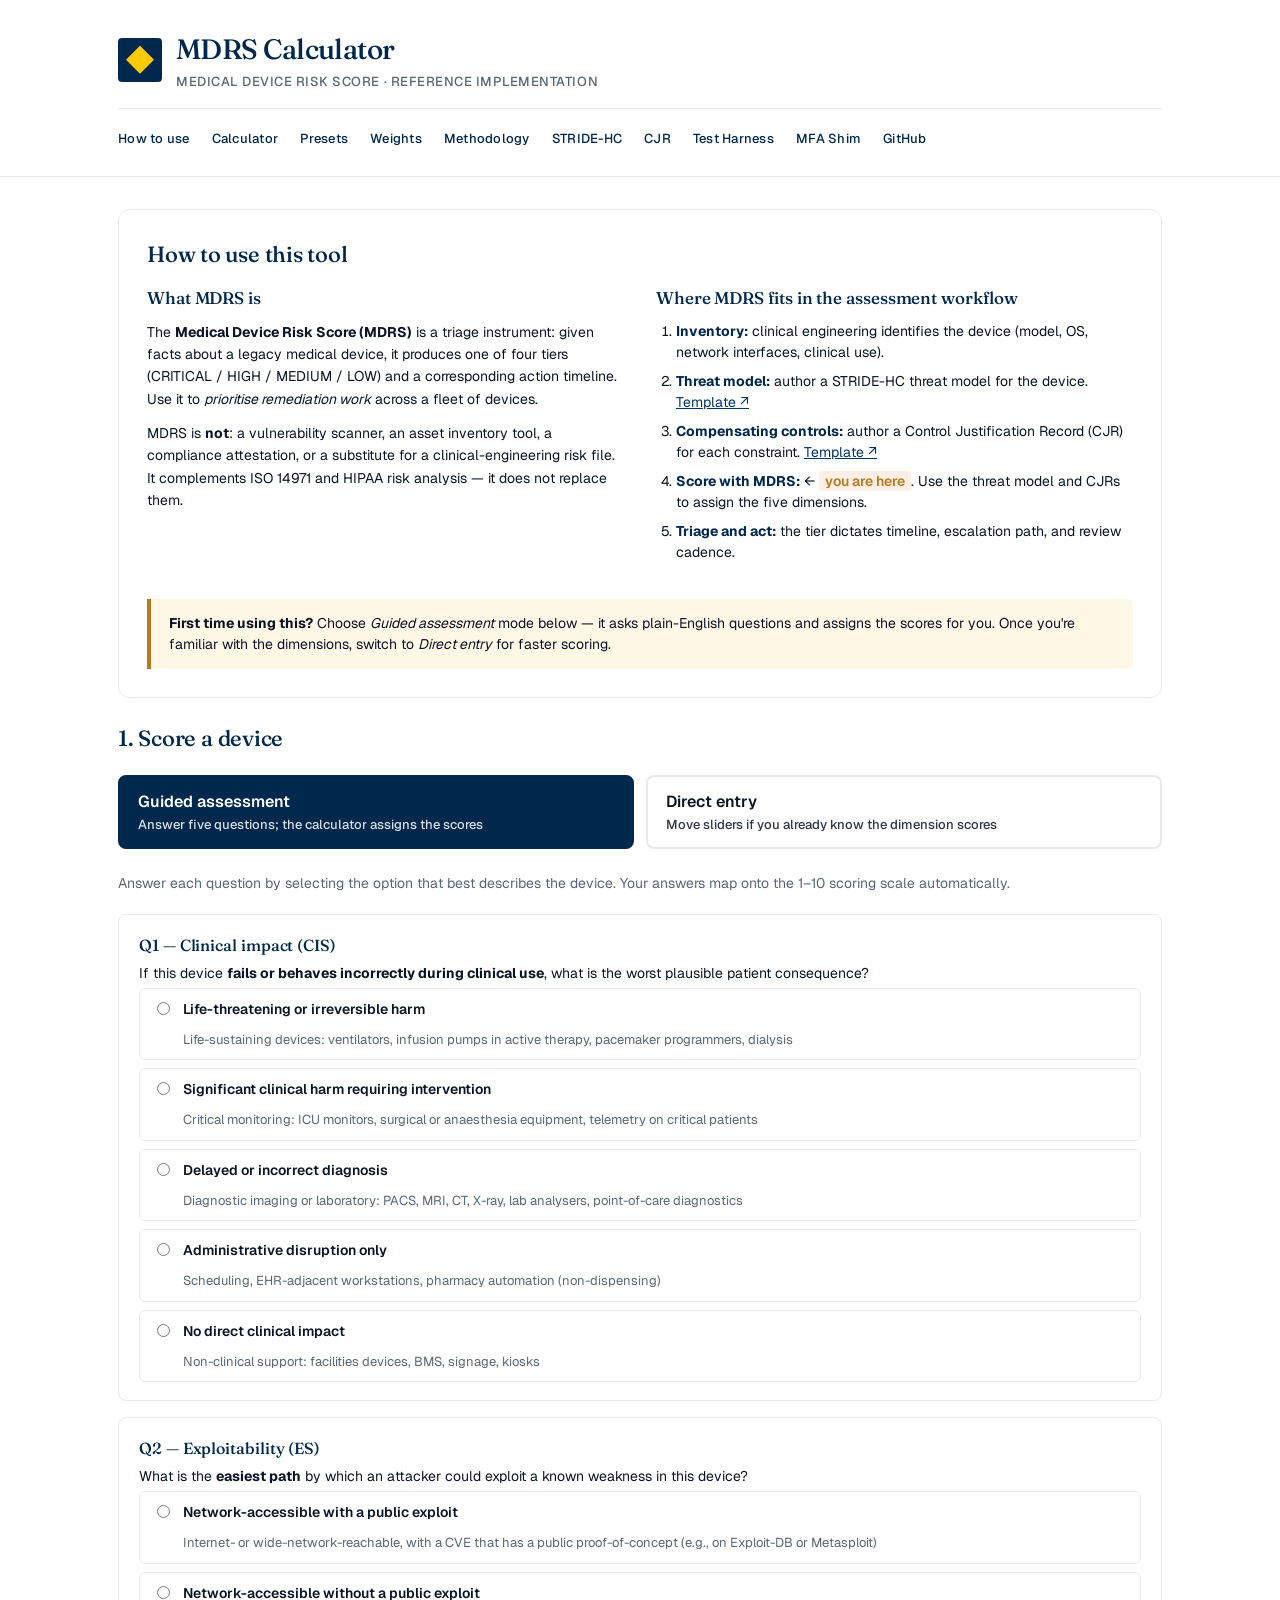
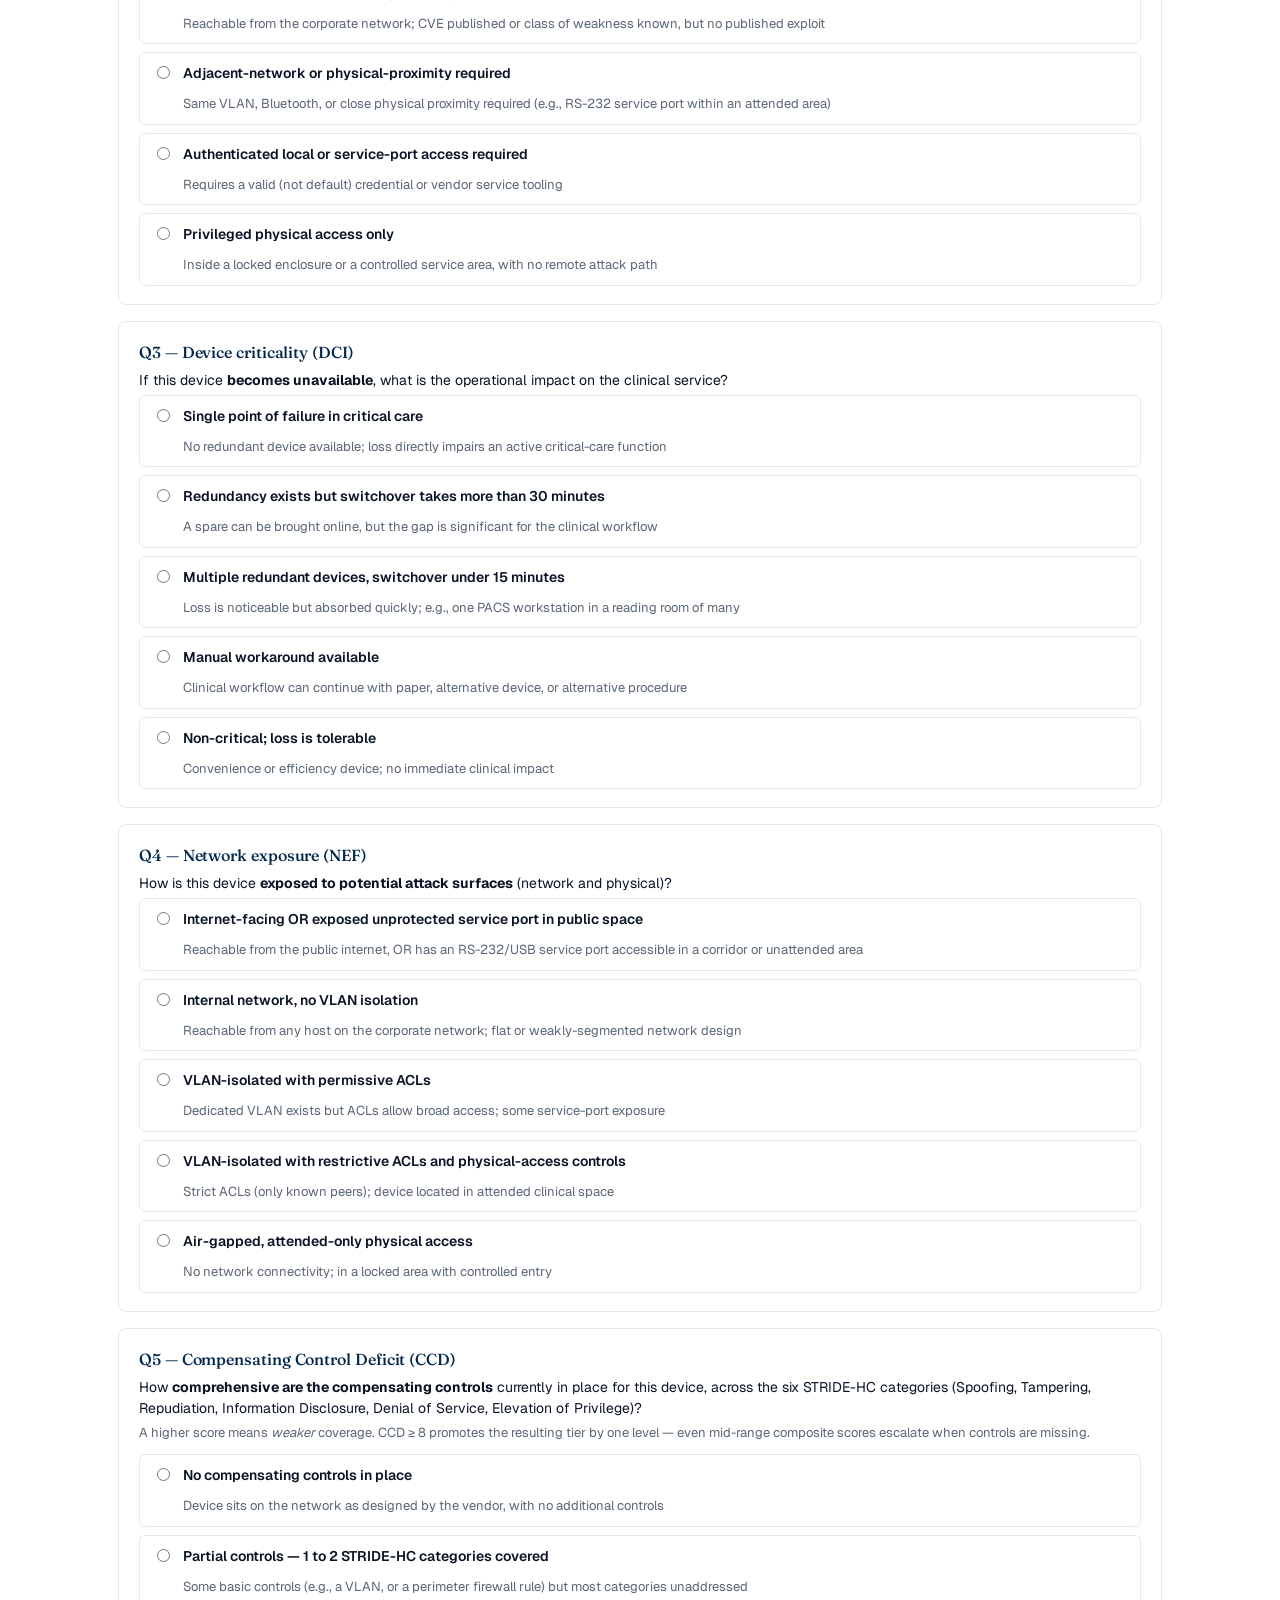
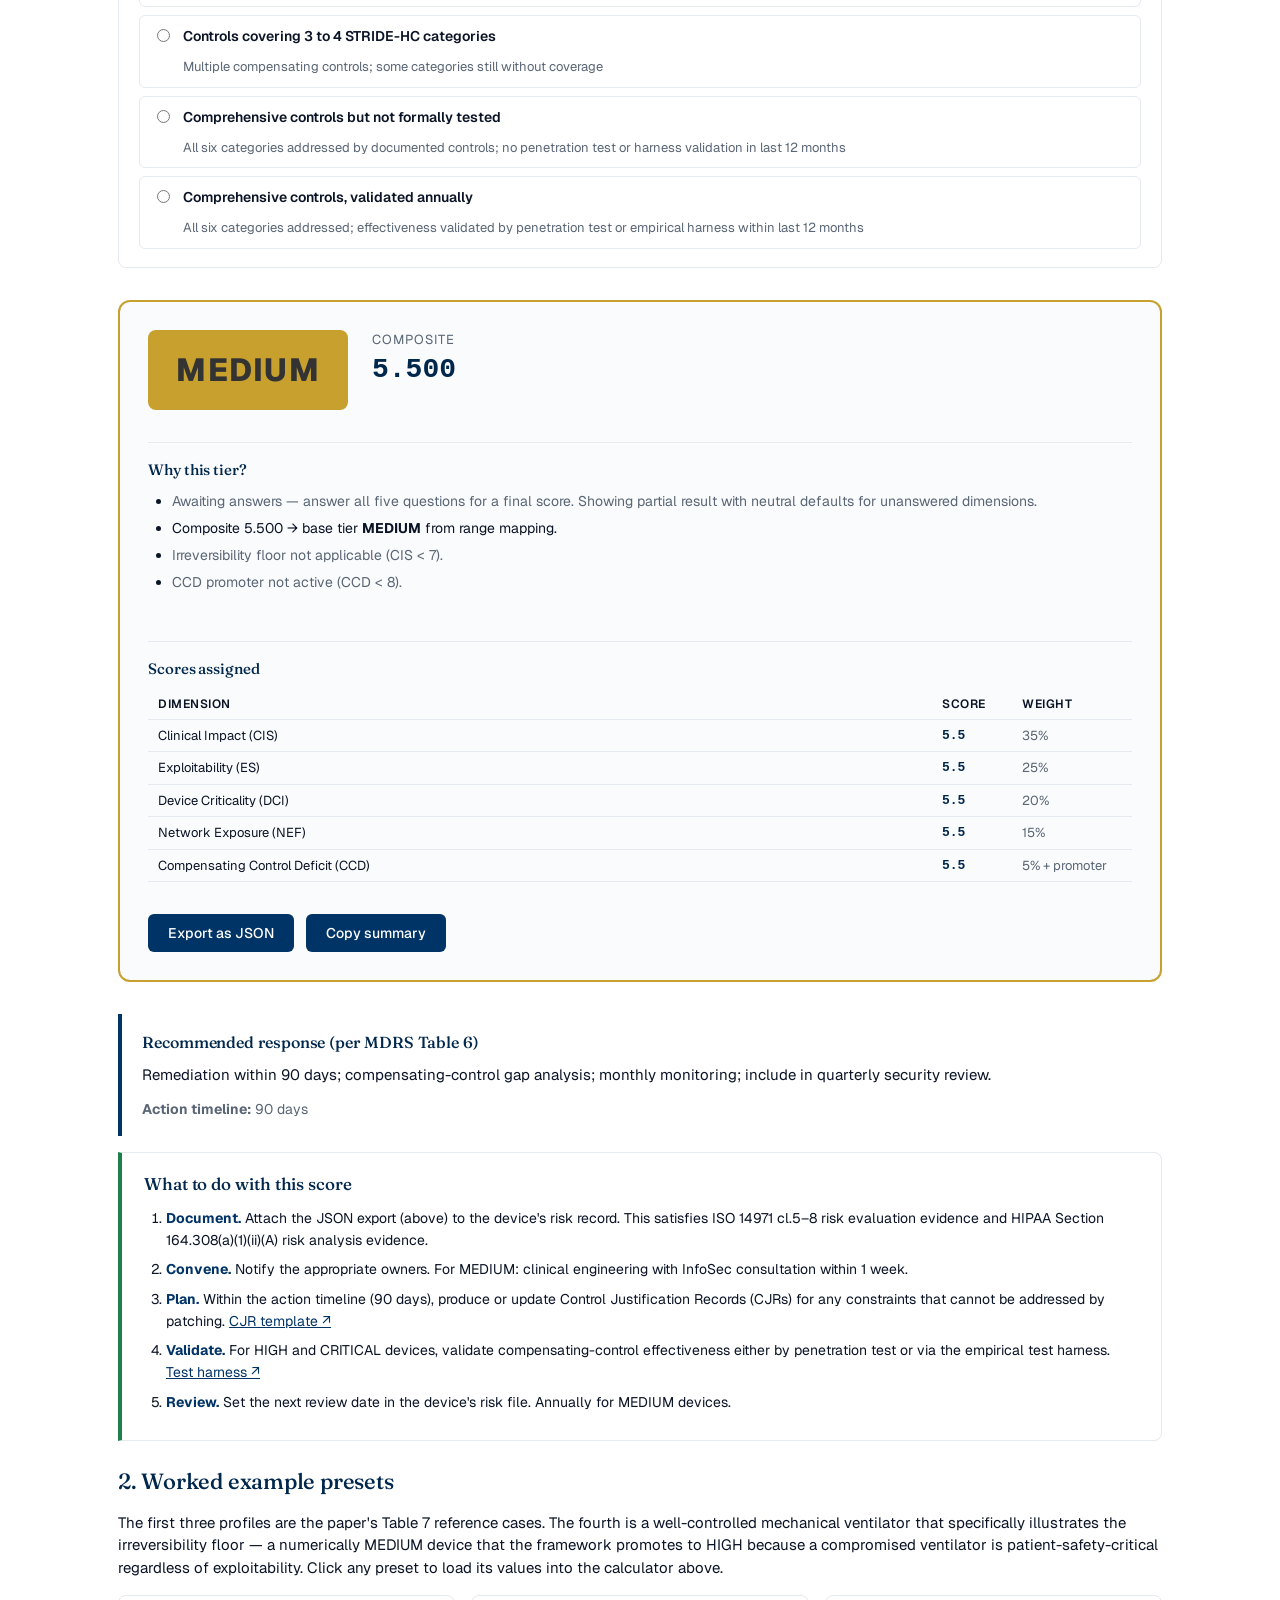
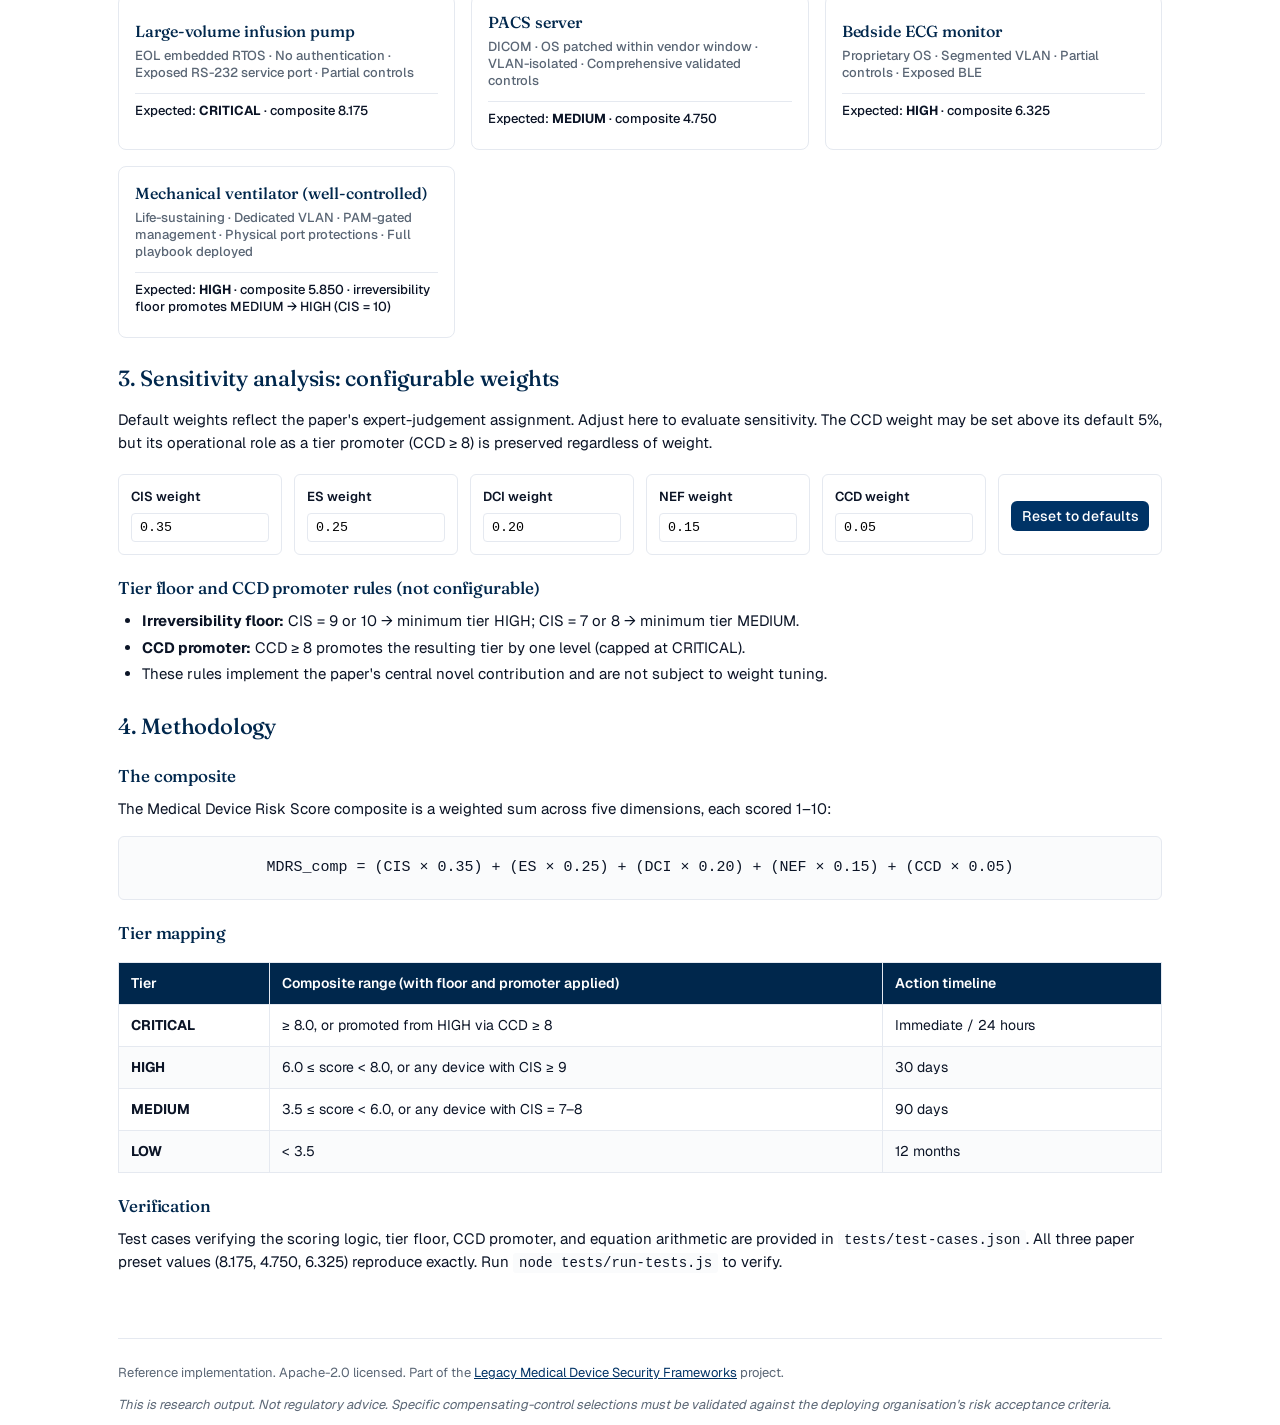
<file: mdrs-calculator/index.html>
<!DOCTYPE html>
<html lang="en-GB">
<head>
<meta charset="UTF-8">
<meta name="viewport" content="width=device-width, initial-scale=1.0">
<title>MDRS Calculator — Medical Device Risk Score</title>
<meta name="description" content="Reference implementation of the Medical Device Risk Score with irreversibility-driven tier floor and CCD promoter.">
<meta property="og:type" content="website">
<meta property="og:title" content="MDRS Calculator — Medical Device Risk Score">
<meta property="og:description" content="Score a legacy medical device across five dimensions (CIS, ES, DCI, NEF, CCD). Reproduces paper Section 5 exactly. No install.">
<meta property="og:url" content="https://analyst133.github.io/legacy-medical-device-security-frameworks/mdrs-calculator/">
<meta property="og:image" content="https://analyst133.github.io/legacy-medical-device-security-frameworks/favicon.svg">
<meta name="twitter:card" content="summary">
<meta name="twitter:title" content="MDRS Calculator">
<meta name="twitter:description" content="Score a legacy medical device across five dimensions. Reproduces paper Section 5 exactly. No install.">
<link rel="icon" type="image/svg+xml" href="../favicon.svg">
<link rel="stylesheet" href="styles.css">
</head>
<body>
<a class="skip-link" href="#main">Skip to main content</a>

<header>
  <div class="container">
    <div class="brand-mark">
      <span class="logo" role="img" aria-label="Legacy Medical Device Security Frameworks logo"></span>
      <div class="meta">
        <h1>MDRS Calculator</h1>
        <p class="subtitle">Medical Device Risk Score · Reference Implementation</p>
      </div>
    </div>
    <nav>
      <a href="#how-to-use">How to use</a>
      <a href="#calculator">Calculator</a>
      <a href="#presets">Presets</a>
      <a href="#weights">Weights</a>
      <a href="#methodology">Methodology</a>
      <a href="../stride-hc-templates/">STRIDE-HC</a>
      <a href="../cjr-templates/">CJR</a>
      <a href="../test-harness/">Test Harness</a>
      <a href="../mfa-shim/">MFA Shim</a>
      <a href="https://github.com/analyst133/legacy-medical-device-security-frameworks" target="_blank" rel="noopener">GitHub</a>
    </nav>
  </div>
</header>

<main id="main" class="container">

  <section id="how-to-use" class="intro-section">
    <h2>How to use this tool</h2>

    <div class="intro-grid">
      <div>
        <h3>What MDRS is</h3>
        <p>The <strong>Medical Device Risk Score (MDRS)</strong> is a triage instrument: given facts about a legacy medical device, it produces one of four tiers (CRITICAL / HIGH / MEDIUM / LOW) and a corresponding action timeline. Use it to <em>prioritise remediation work</em> across a fleet of devices.</p>
        <p>MDRS is <strong>not</strong>: a vulnerability scanner, an asset inventory tool, a compliance attestation, or a substitute for a clinical-engineering risk file. It complements ISO 14971 and HIPAA risk analysis — it does not replace them.</p>
      </div>

      <div>
        <h3>Where MDRS fits in the assessment workflow</h3>
        <ol class="workflow">
          <li><strong>Inventory:</strong> clinical engineering identifies the device (model, OS, network interfaces, clinical use).</li>
          <li><strong>Threat model:</strong> author a STRIDE-HC threat model for the device. <a href="https://github.com/analyst133/legacy-medical-device-security-frameworks/tree/main/stride-hc-templates" target="_blank" rel="noopener">Template ↗</a></li>
          <li><strong>Compensating controls:</strong> author a Control Justification Record (CJR) for each constraint. <a href="https://github.com/analyst133/legacy-medical-device-security-frameworks/tree/main/cjr-templates" target="_blank" rel="noopener">Template ↗</a></li>
          <li><strong>Score with MDRS:</strong> ← <em>you are here</em>. Use the threat model and CJRs to assign the five dimensions.</li>
          <li><strong>Triage and act:</strong> the tier dictates timeline, escalation path, and review cadence.</li>
        </ol>
      </div>
    </div>

    <div class="callout">
      <strong>First time using this?</strong> Choose <em>Guided assessment</em> mode below — it asks plain-English questions and assigns the scores for you. Once you're familiar with the dimensions, switch to <em>Direct entry</em> for faster scoring.
    </div>
  </section>

  <section id="calculator">
    <h2>1. Score a device</h2>

    <div class="mode-toggle">
      <button class="mode-btn active" data-mode="guided">
        <span class="mode-label">Guided assessment</span>
        <span class="mode-help">Answer five questions; the calculator assigns the scores</span>
      </button>
      <button class="mode-btn" data-mode="direct">
        <span class="mode-label">Direct entry</span>
        <span class="mode-help">Move sliders if you already know the dimension scores</span>
      </button>
    </div>

    <!-- ───────────── Guided mode ───────────── -->
    <div id="mode-guided" class="mode-panel active">
      <p class="mode-intro">Answer each question by selecting the option that best describes the device. Your answers map onto the 1–10 scoring scale automatically.</p>

      <div class="question" data-dim="cis">
        <h3>Q1 — Clinical impact (CIS)</h3>
        <p class="question-prompt">If this device <strong>fails or behaves incorrectly during clinical use</strong>, what is the worst plausible patient consequence?</p>
        <div class="options">
          <label><input type="radio" name="q-cis" value="9.5">
            <span class="opt-title">Life-threatening or irreversible harm</span>
            <span class="opt-desc">Life-sustaining devices: ventilators, infusion pumps in active therapy, pacemaker programmers, dialysis</span>
          </label>
          <label><input type="radio" name="q-cis" value="7.5">
            <span class="opt-title">Significant clinical harm requiring intervention</span>
            <span class="opt-desc">Critical monitoring: ICU monitors, surgical or anaesthesia equipment, telemetry on critical patients</span>
          </label>
          <label><input type="radio" name="q-cis" value="5.5">
            <span class="opt-title">Delayed or incorrect diagnosis</span>
            <span class="opt-desc">Diagnostic imaging or laboratory: PACS, MRI, CT, X-ray, lab analysers, point-of-care diagnostics</span>
          </label>
          <label><input type="radio" name="q-cis" value="3.5">
            <span class="opt-title">Administrative disruption only</span>
            <span class="opt-desc">Scheduling, EHR-adjacent workstations, pharmacy automation (non-dispensing)</span>
          </label>
          <label><input type="radio" name="q-cis" value="1.5">
            <span class="opt-title">No direct clinical impact</span>
            <span class="opt-desc">Non-clinical support: facilities devices, BMS, signage, kiosks</span>
          </label>
        </div>
      </div>

      <div class="question" data-dim="es">
        <h3>Q2 — Exploitability (ES)</h3>
        <p class="question-prompt">What is the <strong>easiest path</strong> by which an attacker could exploit a known weakness in this device?</p>
        <div class="options">
          <label><input type="radio" name="q-es" value="9.5">
            <span class="opt-title">Network-accessible with a public exploit</span>
            <span class="opt-desc">Internet- or wide-network-reachable, with a CVE that has a public proof-of-concept (e.g., on Exploit-DB or Metasploit)</span>
          </label>
          <label><input type="radio" name="q-es" value="7.5">
            <span class="opt-title">Network-accessible without a public exploit</span>
            <span class="opt-desc">Reachable from the corporate network; CVE published or class of weakness known, but no published exploit</span>
          </label>
          <label><input type="radio" name="q-es" value="5.5">
            <span class="opt-title">Adjacent-network or physical-proximity required</span>
            <span class="opt-desc">Same VLAN, Bluetooth, or close physical proximity required (e.g., RS-232 service port within an attended area)</span>
          </label>
          <label><input type="radio" name="q-es" value="3.5">
            <span class="opt-title">Authenticated local or service-port access required</span>
            <span class="opt-desc">Requires a valid (not default) credential or vendor service tooling</span>
          </label>
          <label><input type="radio" name="q-es" value="1.5">
            <span class="opt-title">Privileged physical access only</span>
            <span class="opt-desc">Inside a locked enclosure or a controlled service area, with no remote attack path</span>
          </label>
        </div>
      </div>

      <div class="question" data-dim="dci">
        <h3>Q3 — Device criticality (DCI)</h3>
        <p class="question-prompt">If this device <strong>becomes unavailable</strong>, what is the operational impact on the clinical service?</p>
        <div class="options">
          <label><input type="radio" name="q-dci" value="9.5">
            <span class="opt-title">Single point of failure in critical care</span>
            <span class="opt-desc">No redundant device available; loss directly impairs an active critical-care function</span>
          </label>
          <label><input type="radio" name="q-dci" value="7.5">
            <span class="opt-title">Redundancy exists but switchover takes more than 30 minutes</span>
            <span class="opt-desc">A spare can be brought online, but the gap is significant for the clinical workflow</span>
          </label>
          <label><input type="radio" name="q-dci" value="5.5">
            <span class="opt-title">Multiple redundant devices, switchover under 15 minutes</span>
            <span class="opt-desc">Loss is noticeable but absorbed quickly; e.g., one PACS workstation in a reading room of many</span>
          </label>
          <label><input type="radio" name="q-dci" value="3.5">
            <span class="opt-title">Manual workaround available</span>
            <span class="opt-desc">Clinical workflow can continue with paper, alternative device, or alternative procedure</span>
          </label>
          <label><input type="radio" name="q-dci" value="1.5">
            <span class="opt-title">Non-critical; loss is tolerable</span>
            <span class="opt-desc">Convenience or efficiency device; no immediate clinical impact</span>
          </label>
        </div>
      </div>

      <div class="question" data-dim="nef">
        <h3>Q4 — Network exposure (NEF)</h3>
        <p class="question-prompt">How is this device <strong>exposed to potential attack surfaces</strong> (network and physical)?</p>
        <div class="options">
          <label><input type="radio" name="q-nef" value="9.5">
            <span class="opt-title">Internet-facing OR exposed unprotected service port in public space</span>
            <span class="opt-desc">Reachable from the public internet, OR has an RS-232/USB service port accessible in a corridor or unattended area</span>
          </label>
          <label><input type="radio" name="q-nef" value="7.5">
            <span class="opt-title">Internal network, no VLAN isolation</span>
            <span class="opt-desc">Reachable from any host on the corporate network; flat or weakly-segmented network design</span>
          </label>
          <label><input type="radio" name="q-nef" value="5.5">
            <span class="opt-title">VLAN-isolated with permissive ACLs</span>
            <span class="opt-desc">Dedicated VLAN exists but ACLs allow broad access; some service-port exposure</span>
          </label>
          <label><input type="radio" name="q-nef" value="3.5">
            <span class="opt-title">VLAN-isolated with restrictive ACLs and physical-access controls</span>
            <span class="opt-desc">Strict ACLs (only known peers); device located in attended clinical space</span>
          </label>
          <label><input type="radio" name="q-nef" value="1.5">
            <span class="opt-title">Air-gapped, attended-only physical access</span>
            <span class="opt-desc">No network connectivity; in a locked area with controlled entry</span>
          </label>
        </div>
      </div>

      <div class="question" data-dim="ccd">
        <h3>Q5 — Compensating Control Deficit (CCD)</h3>
        <p class="question-prompt">How <strong>comprehensive are the compensating controls</strong> currently in place for this device, across the six STRIDE-HC categories (Spoofing, Tampering, Repudiation, Information Disclosure, Denial of Service, Elevation of Privilege)?</p>
        <p class="question-help">A higher score means <em>weaker</em> coverage. CCD ≥ 8 promotes the resulting tier by one level — even mid-range composite scores escalate when controls are missing.</p>
        <div class="options">
          <label><input type="radio" name="q-ccd" value="9.5">
            <span class="opt-title">No compensating controls in place</span>
            <span class="opt-desc">Device sits on the network as designed by the vendor, with no additional controls</span>
          </label>
          <label><input type="radio" name="q-ccd" value="7.5">
            <span class="opt-title">Partial controls — 1 to 2 STRIDE-HC categories covered</span>
            <span class="opt-desc">Some basic controls (e.g., a VLAN, or a perimeter firewall rule) but most categories unaddressed</span>
          </label>
          <label><input type="radio" name="q-ccd" value="5.5">
            <span class="opt-title">Controls covering 3 to 4 STRIDE-HC categories</span>
            <span class="opt-desc">Multiple compensating controls; some categories still without coverage</span>
          </label>
          <label><input type="radio" name="q-ccd" value="3.5">
            <span class="opt-title">Comprehensive controls but not formally tested</span>
            <span class="opt-desc">All six categories addressed by documented controls; no penetration test or harness validation in last 12 months</span>
          </label>
          <label><input type="radio" name="q-ccd" value="1.5">
            <span class="opt-title">Comprehensive controls, validated annually</span>
            <span class="opt-desc">All six categories addressed; effectiveness validated by penetration test or empirical harness within last 12 months</span>
          </label>
        </div>
      </div>
    </div>

    <!-- ───────────── Direct-entry mode ───────────── -->
    <div id="mode-direct" class="mode-panel">
      <p class="mode-intro">Set each dimension on a 1–10 scale. Click <em>Show scoring guide</em> for the full rubric per dimension.</p>

      <div class="grid">
        <div class="dimension">
          <label for="cis">Clinical Impact Score (CIS) <span class="weight" id="weight-cis">35%</span></label>
          <input type="range" id="cis" min="1" max="10" step="0.5" value="9">
          <output for="cis" id="cis-out">9.0</output>
          <p class="help" id="cis-help">9–10: life-sustaining (ventilators, infusion pumps, pacemaker programmers)</p>
          <details class="rubric">
            <summary>Show scoring guide</summary>
            <ul>
              <li><strong>9–10:</strong> Life-sustaining — ventilators, infusion pumps in active therapy, pacemaker programmers, dialysis machines. Failure or attack causes irreversible harm.</li>
              <li><strong>7–8:</strong> Critical clinical monitoring — ICU monitors, surgical equipment, anaesthesia delivery. Failure causes significant harm requiring clinical intervention.</li>
              <li><strong>5–6:</strong> Diagnostic imaging or laboratory — PACS, MRI, CT, X-ray, lab analysers. Failure delays or distorts diagnosis.</li>
              <li><strong>3–4:</strong> Administrative — scheduling, billing, EHR-adjacent workstations. Failure disrupts operations but not patient care directly.</li>
              <li><strong>1–2:</strong> Non-clinical — facilities, signage, BMS, kiosks. No direct patient impact.</li>
            </ul>
          </details>
        </div>

        <div class="dimension">
          <label for="es">Exploitability Score (ES) <span class="weight" id="weight-es">25%</span></label>
          <input type="range" id="es" min="1" max="10" step="0.5" value="7.5">
          <output for="es" id="es-out">7.5</output>
          <p class="help" id="es-help">7–8: network-accessible without public exploit</p>
          <details class="rubric">
            <summary>Show scoring guide</summary>
            <ul>
              <li><strong>9–10:</strong> Network-accessible with public exploit. Internet- or wide-network-reachable; CVE with proof-of-concept on Exploit-DB or Metasploit.</li>
              <li><strong>7–8:</strong> Network-accessible without public exploit. CVE or known weakness, no published PoC.</li>
              <li><strong>5–6:</strong> Adjacent-network or physical-proximity required. Same VLAN, Bluetooth, or service port within attended area.</li>
              <li><strong>3–4:</strong> Authenticated local or service-port access required. Valid credential or vendor service tool.</li>
              <li><strong>1–2:</strong> Privileged physical access only. Inside locked enclosure; no remote path.</li>
            </ul>
          </details>
        </div>

        <div class="dimension">
          <label for="dci">Device Criticality Index (DCI) <span class="weight" id="weight-dci">20%</span></label>
          <input type="range" id="dci" min="1" max="10" step="0.5" value="8">
          <output for="dci" id="dci-out">8.0</output>
          <p class="help" id="dci-help">7–8: redundancy with switchover &gt;30 min</p>
          <details class="rubric">
            <summary>Show scoring guide</summary>
            <ul>
              <li><strong>9–10:</strong> Single point of failure in critical care. No backup; loss impairs critical function immediately.</li>
              <li><strong>7–8:</strong> Redundancy exists but switchover &gt; 30 min. Spare available but transition gap is operationally significant.</li>
              <li><strong>5–6:</strong> Multiple redundant devices, switchover &lt; 15 min. Quick recovery; minor operational impact.</li>
              <li><strong>3–4:</strong> Manual workaround available. Paper, alternative device, or alternative procedure exists.</li>
              <li><strong>1–2:</strong> Non-critical. Loss is tolerable; convenience or efficiency only.</li>
            </ul>
          </details>
        </div>

        <div class="dimension">
          <label for="nef">Network Exposure Factor (NEF) <span class="weight" id="weight-nef">15%</span></label>
          <input type="range" id="nef" min="1" max="10" step="0.5" value="8">
          <output for="nef" id="nef-out">8.0</output>
          <p class="help" id="nef-help">7–8: internal network without VLAN isolation</p>
          <details class="rubric">
            <summary>Show scoring guide</summary>
            <ul>
              <li><strong>9–10:</strong> Internet-facing OR exposed unprotected service port in public space.</li>
              <li><strong>7–8:</strong> Internal network, no VLAN isolation. Flat or weakly-segmented design.</li>
              <li><strong>5–6:</strong> VLAN-isolated with permissive ACLs. Dedicated VLAN, broad access rules.</li>
              <li><strong>3–4:</strong> VLAN-isolated with restrictive ACLs and physical-access controls.</li>
              <li><strong>1–2:</strong> Air-gapped, attended-only physical access.</li>
            </ul>
          </details>
        </div>

        <div class="dimension">
          <label for="ccd">Compensating Control Deficit (CCD) <span class="weight" id="weight-ccd">5% + tier promoter</span></label>
          <input type="range" id="ccd" min="1" max="10" step="0.5" value="7">
          <output for="ccd" id="ccd-out">7.0</output>
          <p class="help" id="ccd-help">7–8: partial controls (1–2 STRIDE categories covered)</p>
          <details class="rubric">
            <summary>Show scoring guide</summary>
            <ul>
              <li><strong>9–10:</strong> No compensating controls in place. Device deployed as vendor-shipped.</li>
              <li><strong>7–8:</strong> Partial controls — 1–2 STRIDE-HC categories covered.</li>
              <li><strong>5–6:</strong> Controls in 3–4 STRIDE-HC categories.</li>
              <li><strong>3–4:</strong> Comprehensive controls, not formally tested.</li>
              <li><strong>1–2:</strong> Comprehensive controls, validated annually (pen-test or harness).</li>
            </ul>
            <p class="rubric-note"><strong>CCD promoter:</strong> CCD ≥ 8 promotes the resulting tier by one level. This addresses devices with weak controls that would otherwise not meet a high tier on the composite alone.</p>
          </details>
        </div>
      </div>
    </div>

    <!-- ───────────── Result card ───────────── -->
    <div class="result-card" id="result-card">
      <div class="result-tier" id="result-tier">CRITICAL</div>
      <div class="result-composite">
        <span class="label">Composite</span>
        <span class="value" id="result-composite">8.175</span>
      </div>

      <div class="result-explain">
        <h3>Why this tier?</h3>
        <ul id="explain-list">
        </ul>
      </div>

      <div class="result-scores">
        <h3>Scores assigned</h3>
        <table class="score-table">
          <thead><tr><th>Dimension</th><th>Score</th><th>Weight</th></tr></thead>
          <tbody>
            <tr><td>Clinical Impact (CIS)</td><td id="rs-cis">—</td><td>35%</td></tr>
            <tr><td>Exploitability (ES)</td><td id="rs-es">—</td><td>25%</td></tr>
            <tr><td>Device Criticality (DCI)</td><td id="rs-dci">—</td><td>20%</td></tr>
            <tr><td>Network Exposure (NEF)</td><td id="rs-nef">—</td><td>15%</td></tr>
            <tr><td>Compensating Control Deficit (CCD)</td><td id="rs-ccd">—</td><td>5% + promoter</td></tr>
          </tbody>
        </table>
      </div>

      <div class="result-actions">
        <button id="export-json">Export as JSON</button>
        <button id="copy-summary">Copy summary</button>
      </div>
    </div>

    <div class="result-action-tier" id="result-action-tier">
      <h3>Recommended response (per MDRS Table 6)</h3>
      <p id="result-action-text">Immediate isolation or shutdown of non-life-critical devices; 24-hour escalation to CISO and CMO; emergency vendor engagement; activate incident response plan.</p>
      <p class="timeline"><strong>Action timeline:</strong> <span id="result-timeline">Immediate / 24 hours</span></p>
    </div>

    <div class="next-steps">
      <h3>What to do with this score</h3>
      <ol>
        <li><strong>Document.</strong> Attach the JSON export (above) to the device's risk record. This satisfies ISO 14971 cl.5–8 risk evaluation evidence and HIPAA Section 164.308(a)(1)(ii)(A) risk analysis evidence.</li>
        <li><strong>Convene.</strong> Notify the appropriate owners. <span id="next-owners">For CRITICAL: CISO + CMO + clinical engineering director within 24 hours.</span></li>
        <li><strong>Plan.</strong> Within the action timeline (<span id="next-timeline-inline">24 hours</span>), produce or update Control Justification Records (CJRs) for any constraints that cannot be addressed by patching. <a href="https://github.com/analyst133/legacy-medical-device-security-frameworks/tree/main/cjr-templates" target="_blank" rel="noopener">CJR template ↗</a></li>
        <li><strong>Validate.</strong> For HIGH and CRITICAL devices, validate compensating-control effectiveness either by penetration test or via the empirical test harness. <a href="https://github.com/analyst133/legacy-medical-device-security-frameworks/tree/main/test-harness" target="_blank" rel="noopener">Test harness ↗</a></li>
        <li><strong>Review.</strong> Set the next review date in the device's risk file. <span id="next-review">Quarterly for CRITICAL; semi-annually for HIGH; annually for MEDIUM and LOW.</span></li>
      </ol>
    </div>

  </section>

  <section id="presets">
    <h2>2. Worked example presets</h2>
    <p>The first three profiles are the paper's Table 7 reference cases. The fourth is a well-controlled mechanical ventilator that specifically illustrates the irreversibility floor — a numerically MEDIUM device that the framework promotes to HIGH because a compromised ventilator is patient-safety-critical regardless of exploitability. Click any preset to load its values into the calculator above.</p>

    <div class="preset-grid">
      <button class="preset" data-cis="9.0" data-es="7.5" data-dci="8.0" data-nef="8.0" data-ccd="7.0">
        <h3>Large-volume infusion pump</h3>
        <p>EOL embedded RTOS · No authentication · Exposed RS-232 service port · Partial controls</p>
        <p class="expected">Expected: <strong>CRITICAL</strong> · composite 8.175</p>
      </button>

      <button class="preset" data-cis="5.5" data-es="4.0" data-dci="6.0" data-nef="3.5" data-ccd="2.0">
        <h3>PACS server</h3>
        <p>DICOM · OS patched within vendor window · VLAN-isolated · Comprehensive validated controls</p>
        <p class="expected">Expected: <strong>MEDIUM</strong> · composite 4.750</p>
      </button>

      <button class="preset" data-cis="7.5" data-es="5.0" data-dci="7.0" data-nef="5.0" data-ccd="6.0">
        <h3>Bedside ECG monitor</h3>
        <p>Proprietary OS · Segmented VLAN · Partial controls · Exposed BLE</p>
        <p class="expected">Expected: <strong>HIGH</strong> · composite 6.325</p>
      </button>

      <button class="preset" data-cis="10.0" data-es="3.0" data-dci="5.0" data-nef="3.0" data-ccd="3.0">
        <h3>Mechanical ventilator (well-controlled)</h3>
        <p>Life-sustaining · Dedicated VLAN · PAM-gated management · Physical port protections · Full playbook deployed</p>
        <p class="expected">Expected: <strong>HIGH</strong> · composite 5.850 · irreversibility floor promotes MEDIUM → HIGH (CIS = 10)</p>
      </button>
    </div>
  </section>

  <section id="weights">
    <h2>3. Sensitivity analysis: configurable weights</h2>
    <p>Default weights reflect the paper's expert-judgement assignment. Adjust here to evaluate sensitivity. The CCD weight may be set above its default 5%, but its operational role as a tier promoter (CCD ≥ 8) is preserved regardless of weight.</p>

    <div class="weights-grid">
      <div class="weight-input">
        <label for="w-cis">CIS weight</label>
        <input type="number" id="w-cis" min="0" max="1" step="0.05" value="0.35">
      </div>
      <div class="weight-input">
        <label for="w-es">ES weight</label>
        <input type="number" id="w-es" min="0" max="1" step="0.05" value="0.25">
      </div>
      <div class="weight-input">
        <label for="w-dci">DCI weight</label>
        <input type="number" id="w-dci" min="0" max="1" step="0.05" value="0.20">
      </div>
      <div class="weight-input">
        <label for="w-nef">NEF weight</label>
        <input type="number" id="w-nef" min="0" max="1" step="0.05" value="0.15">
      </div>
      <div class="weight-input">
        <label for="w-ccd">CCD weight</label>
        <input type="number" id="w-ccd" min="0" max="1" step="0.05" value="0.05">
      </div>
      <div class="weight-input">
        <button id="reset-weights">Reset to defaults</button>
      </div>
    </div>

    <p id="weight-warning" class="warning hidden">Warning: weights do not sum to 1.000 (current sum: <span id="weight-sum"></span>). The composite formula assumes weights sum to 1.</p>

    <h3>Tier floor and CCD promoter rules (not configurable)</h3>
    <ul>
      <li><strong>Irreversibility floor:</strong> CIS = 9 or 10 → minimum tier HIGH; CIS = 7 or 8 → minimum tier MEDIUM.</li>
      <li><strong>CCD promoter:</strong> CCD ≥ 8 promotes the resulting tier by one level (capped at CRITICAL).</li>
      <li>These rules implement the paper's central novel contribution and are not subject to weight tuning.</li>
    </ul>
  </section>

  <section id="methodology">
    <h2>4. Methodology</h2>

    <h3>The composite</h3>
    <p>The Medical Device Risk Score composite is a weighted sum across five dimensions, each scored 1–10:</p>

    <pre class="equation">MDRS_comp = (CIS × 0.35) + (ES × 0.25) + (DCI × 0.20) + (NEF × 0.15) + (CCD × 0.05)</pre>

    <h3>Tier mapping</h3>
    <table class="tier-table">
      <thead>
        <tr><th>Tier</th><th>Composite range (with floor and promoter applied)</th><th>Action timeline</th></tr>
      </thead>
      <tbody>
        <tr><td><strong>CRITICAL</strong></td><td>≥ 8.0, or promoted from HIGH via CCD ≥ 8</td><td>Immediate / 24 hours</td></tr>
        <tr><td><strong>HIGH</strong></td><td>6.0 ≤ score &lt; 8.0, or any device with CIS ≥ 9</td><td>30 days</td></tr>
        <tr><td><strong>MEDIUM</strong></td><td>3.5 ≤ score &lt; 6.0, or any device with CIS = 7–8</td><td>90 days</td></tr>
        <tr><td><strong>LOW</strong></td><td>&lt; 3.5</td><td>12 months</td></tr>
      </tbody>
    </table>

    <h3>Verification</h3>
    <p>Test cases verifying the scoring logic, tier floor, CCD promoter, and equation arithmetic are provided in <code>tests/test-cases.json</code>. All three paper preset values (8.175, 4.750, 6.325) reproduce exactly. Run <code>node tests/run-tests.js</code> to verify.</p>
  </section>

  <footer>
    <p>Reference implementation. Apache-2.0 licensed. Part of the <a href="https://github.com/analyst133/legacy-medical-device-security-frameworks">Legacy Medical Device Security Frameworks</a> project.</p>
    <p class="disclaimer">This is research output. Not regulatory advice. Specific compensating-control selections must be validated against the deploying organisation's risk acceptance criteria.</p>
  </footer>

</main>

<script src="calculator.js"></script>
</body>
</html>
</file>
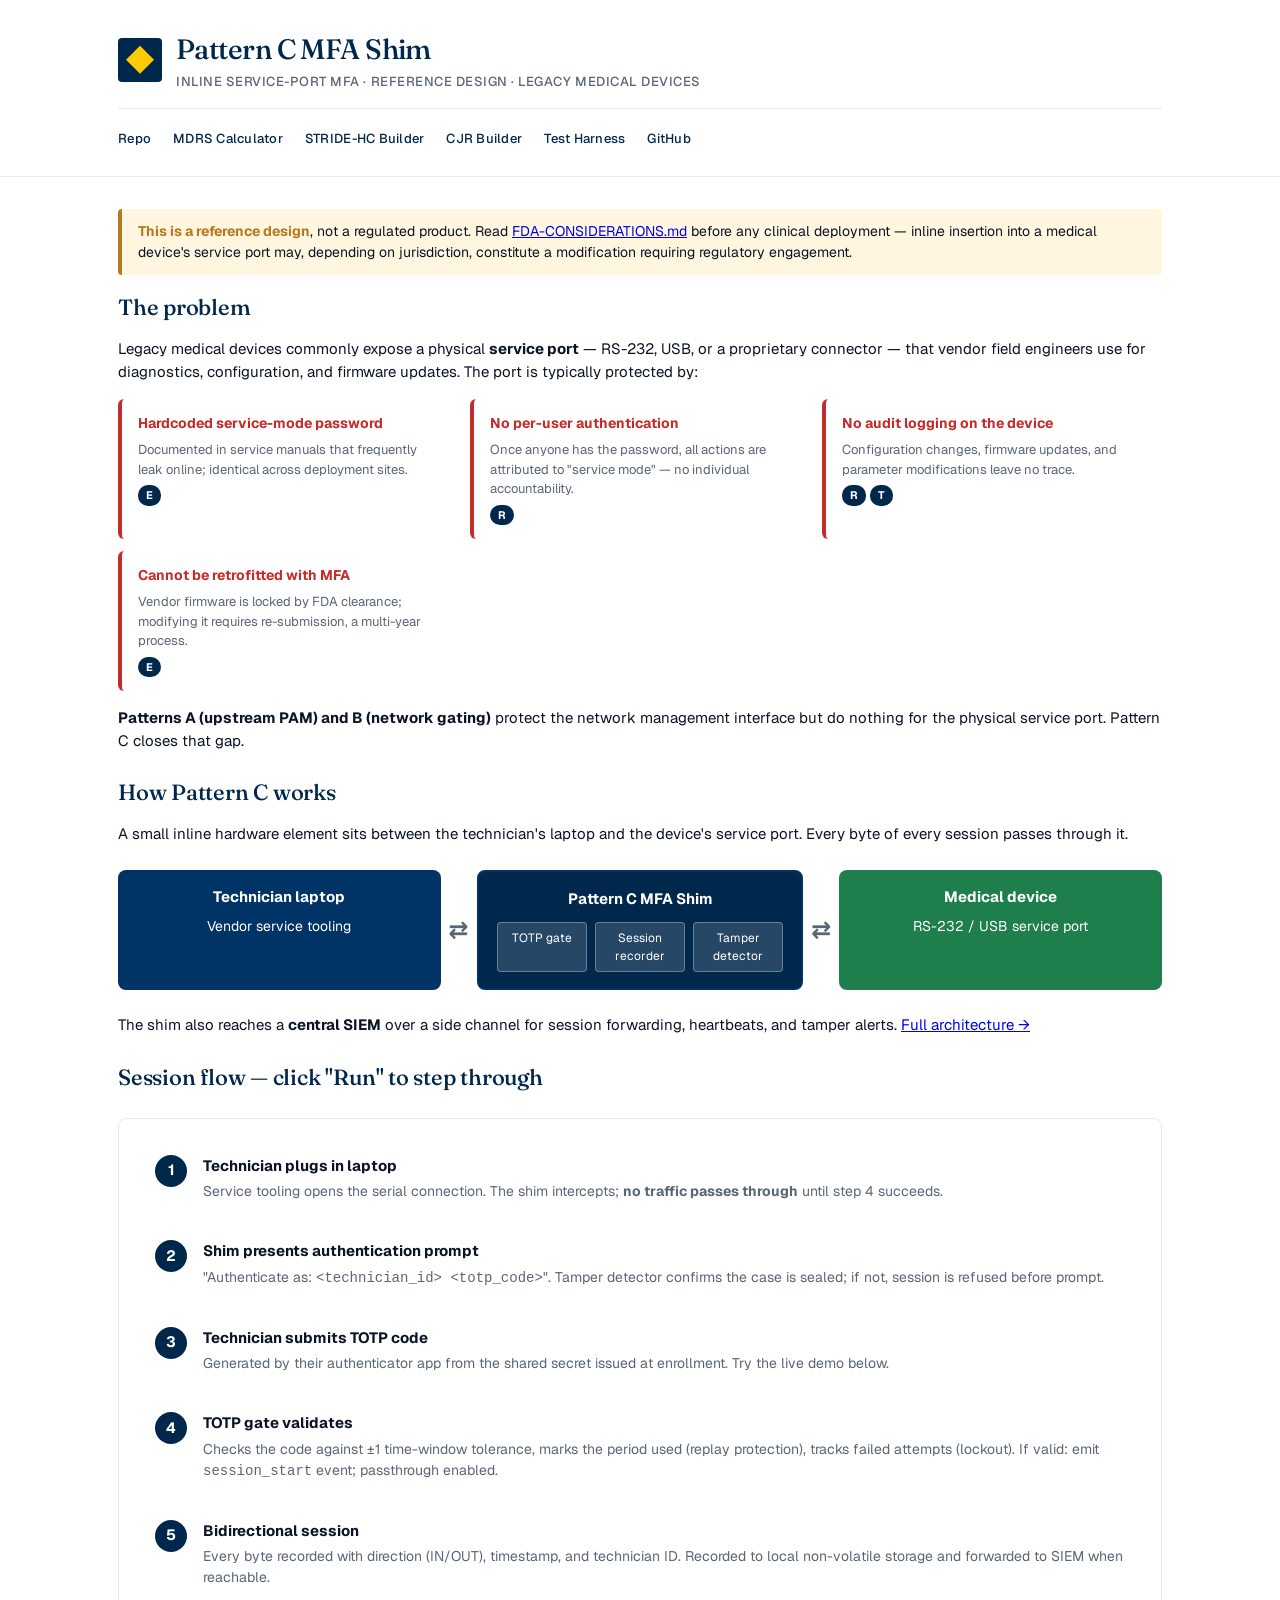
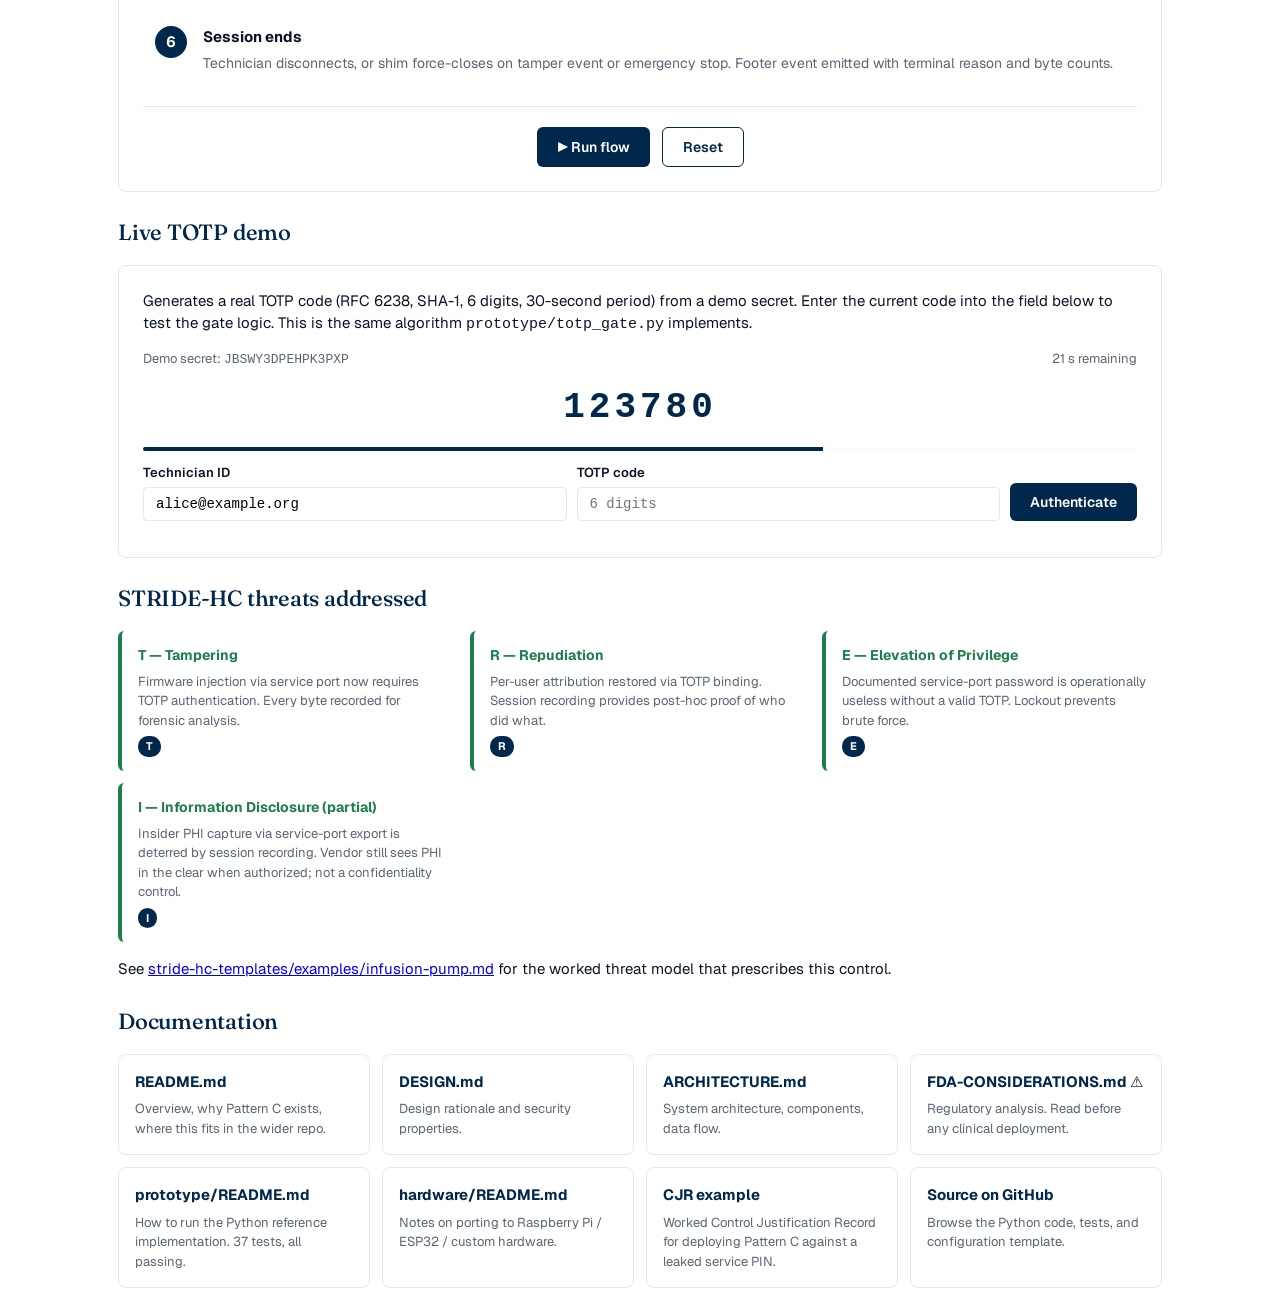
<file: mfa-shim/index.html>
<!DOCTYPE html>
<html lang="en">
<head>
<meta charset="UTF-8">
<title>Pattern C MFA Shim — Reference Design</title>
<meta name="viewport" content="width=device-width, initial-scale=1.0">
<meta name="description" content="Inline service-port multi-factor authentication for legacy medical devices that cannot run MFA natively. Architecture + working RFC 6238 TOTP gate.">
<meta property="og:type" content="website">
<meta property="og:title" content="Pattern C MFA Shim — Reference Design">
<meta property="og:description" content="Inline service-port MFA for legacy medical devices. Architecture diagram + working RFC 6238 TOTP gate in the browser.">
<meta property="og:url" content="https://analyst133.github.io/legacy-medical-device-security-frameworks/mfa-shim/">
<meta property="og:image" content="https://analyst133.github.io/legacy-medical-device-security-frameworks/favicon.svg">
<meta name="twitter:card" content="summary">
<meta name="twitter:title" content="Pattern C MFA Shim">
<meta name="twitter:description" content="Inline service-port MFA reference design with working in-browser RFC 6238 TOTP gate.">
<link rel="icon" type="image/svg+xml" href="../favicon.svg">
<link rel="preconnect" href="https://fonts.googleapis.com">
<link rel="preconnect" href="https://fonts.gstatic.com" crossorigin>
<link href="https://fonts.googleapis.com/css2?family=Fraunces:opsz,wght@9..144,400;9..144,500;9..144,600;9..144,700&family=Geist:wght@300;400;500;600;700&family=JetBrains+Mono:wght@400;500;600&display=swap" rel="stylesheet">
<style>
* { box-sizing: border-box; }
:root {
  --blue: #00274C; --blue-700: #003366;
  --maize: #FFCB05; --maize-soft: #FFF4CC;
  --ink: #0B1426; --muted: #5A6675; --line: #E5E9F0;
  --bg: #FFFFFF; --bg-soft: #FAFBFC;
  --good: #1E7E4C; --good-soft: #E6F4EC;
  --bad: #C42B2B; --bad-soft: #FBEAEA;
  --warn: #B7791F; --warn-soft: #FFF6E0;
  --primary: var(--blue); --primary-light: var(--blue-700); --accent: var(--maize);
  --text: var(--ink); --text-muted: var(--muted); --border: var(--line);
  --bg-alt: var(--bg-soft); --bg-section: var(--bg);
  --tech: var(--blue-700); --shim: var(--blue); --device: var(--good);
  --success: var(--good); --warning: var(--warn); --danger: var(--bad);
  --warning-bg: var(--warn-soft);
}
html, body { margin: 0; background: var(--bg); color: var(--ink); }
.skip-link { position: absolute; top: -100px; left: 8px; background: var(--blue); color: #ffffff; padding: 10px 14px; border-radius: 4px; text-decoration: none; font-weight: 600; z-index: 1000; transition: top 0.15s; }
.skip-link:focus { top: 8px; outline: 3px solid var(--maize); outline-offset: 2px; }
:focus-visible { outline: 3px solid var(--maize); outline-offset: 2px; border-radius: 2px; }
:focus:not(:focus-visible) { outline: none; }
body { font-family: 'Geist', system-ui, -apple-system, sans-serif; font-size: 15px; line-height: 1.5; -webkit-font-smoothing: antialiased; -moz-osx-font-smoothing: grayscale; }
.container { max-width: 1100px; margin: 0 auto; padding: 0 28px; }
header { background: var(--bg); border-bottom: 1px solid var(--line); color: var(--ink); padding: 28px 0 22px; margin-bottom: 32px; }
.brand-mark { display: flex; align-items: center; gap: 14px; margin-bottom: 16px; }
.brand-mark .logo { width: 44px; height: 44px; border-radius: 4px; background: var(--blue); position: relative; flex-shrink: 0; }
.brand-mark .logo::after { content: ""; position: absolute; inset: 8px; background: var(--maize); clip-path: polygon(50% 0, 100% 50%, 50% 100%, 0 50%); }
.brand-mark .meta { display: flex; flex-direction: column; gap: 2px; }
header h1 { margin: 0; font-family: 'Fraunces', Georgia, serif; font-size: 28px; font-weight: 500; letter-spacing: -0.02em; color: var(--blue); }
header .subtitle { margin: 0; color: var(--muted); font-size: 13px; letter-spacing: 0.04em; text-transform: uppercase; font-weight: 500; }
header nav { display: flex; gap: 22px; flex-wrap: wrap; padding-top: 16px; border-top: 1px solid var(--line); }
header nav a { color: var(--blue); text-decoration: none; font-size: 13px; font-weight: 500; letter-spacing: 0.02em; padding: 4px 0; border-bottom: 2px solid transparent; transition: border-color 0.15s; }
header nav a:hover { border-bottom-color: var(--maize); }
main { padding-bottom: 64px; }
section { margin-bottom: 24px; }
h2 { font-family: 'Fraunces', Georgia, serif; font-size: 22px; font-weight: 500; letter-spacing: -0.01em; margin: 0 0 14px; color: var(--blue); }
h3 { font-family: 'Fraunces', Georgia, serif; font-size: 17px; font-weight: 500; letter-spacing: -0.005em; margin: 18px 0 10px; color: var(--blue); }
p { margin: 0 0 12px; }
.card { background: var(--bg-section); border: 1px solid var(--border); border-radius: 8px; padding: 20px 24px; margin-bottom: 16px; }
.notice { background: var(--warning-bg); border-left: 4px solid var(--warning); padding: 12px 16px; border-radius: 4px; margin: 16px 0; font-size: 14px; }
.notice strong { color: var(--warning); }
.arch-diagram { display: flex; align-items: stretch; gap: 0; margin: 24px 0; flex-wrap: wrap; }
.arch-box { flex: 1; min-width: 240px; padding: 16px 18px; border-radius: 8px; text-align: center; font-size: 14px; position: relative; }
.arch-box h4 { margin: 0 0 8px; font-size: 15px; }
.arch-tech { background: var(--tech); color: white; }
.arch-shim { background: var(--shim); color: white; border: 2px solid var(--primary-light); }
.arch-device { background: var(--device); color: white; }
.arrow { display: flex; align-items: center; justify-content: center; padding: 0 8px; font-size: 24px; color: var(--text-muted); font-weight: 700; }
.shim-internals { display: grid; grid-template-columns: 1fr 1fr 1fr; gap: 8px; margin-top: 12px; font-size: 12px; }
.shim-internals .module { background: rgba(255,255,255,0.15); padding: 6px 8px; border-radius: 4px; border: 1px solid rgba(255,255,255,0.3); }
.flow-section { background: white; border: 1px solid var(--border); border-radius: 8px; padding: 24px; margin: 24px 0; }
.flow-step { display: flex; gap: 16px; align-items: flex-start; margin-bottom: 14px; padding: 12px; border-radius: 6px; transition: all 0.2s; }
.flow-step.active { background: var(--bg-alt); box-shadow: 0 2px 8px rgba(31, 56, 100, 0.1); }
.flow-step .num { display: inline-flex; align-items: center; justify-content: center; width: 32px; height: 32px; border-radius: 50%; background: var(--primary); color: white; font-weight: 700; flex-shrink: 0; }
.flow-step.active .num { background: var(--success); }
.flow-step .body { flex: 1; }
.flow-step .body h4 { margin: 0 0 4px; font-size: 15px; }
.flow-step .body p { margin: 0; font-size: 14px; color: var(--text-muted); }
.flow-controls { display: flex; gap: 12px; justify-content: center; margin-top: 20px; padding-top: 20px; border-top: 1px solid var(--border); flex-wrap: wrap; }
.btn { padding: 10px 20px; border: none; border-radius: 6px; font-size: 14px; font-weight: 600; cursor: pointer; transition: background 0.15s; font-family: inherit; }
.btn-primary { background: var(--primary); color: white; }
.btn-primary:hover { background: var(--primary-light); }
.btn-secondary { background: white; color: var(--primary); border: 1px solid var(--primary); }
.btn-secondary:hover { background: var(--bg-alt); }
.totp-demo { background: white; border: 1px solid var(--border); border-radius: 8px; padding: 24px; margin: 16px 0; }
.totp-demo .totp-display { font-family: 'Courier New', monospace; font-size: 36px; font-weight: 700; color: var(--primary); text-align: center; letter-spacing: 4px; margin: 12px 0; }
.totp-demo .totp-meta { display: flex; justify-content: space-between; font-size: 13px; color: var(--text-muted); }
.totp-bar { height: 4px; background: var(--bg-alt); border-radius: 2px; overflow: hidden; margin: 8px 0; }
.totp-bar-fill { height: 100%; background: var(--primary); transition: width 1s linear; }
.totp-form { display: flex; gap: 10px; margin: 12px 0; align-items: flex-end; }
.totp-form .field { flex: 1; }
.totp-form label { display: block; font-size: 13px; font-weight: 600; margin-bottom: 4px; }
.totp-form input { width: 100%; padding: 8px 12px; border: 1px solid var(--border); border-radius: 4px; font-size: 14px; font-family: 'Courier New', monospace; }
.totp-result { padding: 12px; border-radius: 4px; margin-top: 12px; font-size: 14px; font-weight: 600; }
.totp-result.ok { background: #e8f5e9; color: var(--success); border: 1px solid var(--success); }
.totp-result.bad { background: #ffebee; color: var(--danger); border: 1px solid var(--danger); }
.threats-grid { display: grid; grid-template-columns: repeat(auto-fit, minmax(280px, 1fr)); gap: 12px; margin: 16px 0; }
.threat-card { background: white; border-left: 4px solid var(--danger); border-radius: 6px; padding: 14px 16px; }
.threat-card h4 { margin: 0 0 6px; color: var(--danger); font-size: 14px; }
.threat-card.mitigated { border-left-color: var(--success); }
.threat-card.mitigated h4 { color: var(--success); }
.threat-card p { margin: 0; font-size: 13px; color: var(--text-muted); }
.stride-tags { display: flex; gap: 4px; margin-top: 6px; flex-wrap: wrap; }
.stride-tag { background: var(--primary); color: white; padding: 2px 8px; border-radius: 10px; font-size: 11px; font-weight: 700; }
.doc-grid { display: grid; grid-template-columns: repeat(auto-fit, minmax(220px, 1fr)); gap: 12px; margin: 16px 0; }
.doc-card { background: white; border: 1px solid var(--border); border-radius: 8px; padding: 16px; transition: all 0.15s; }
.doc-card:hover { border-color: var(--primary-light); box-shadow: 0 2px 8px rgba(31, 56, 100, 0.1); }
.doc-card h4 { margin: 0 0 6px; }
.doc-card h4 a { color: var(--primary); text-decoration: none; }
.doc-card p { margin: 0; font-size: 13px; color: var(--text-muted); }
</style>
</head>
<body>
<a class="skip-link" href="#main">Skip to main content</a>
<header>
  <div class="container">
    <div class="brand-mark">
      <span class="logo" role="img" aria-label="Legacy Medical Device Security Frameworks logo"></span>
      <div class="meta">
        <h1>Pattern C MFA Shim</h1>
        <p class="subtitle">Inline service-port MFA · Reference design · Legacy medical devices</p>
      </div>
    </div>
    <nav>
      <a href="../">Repo</a>
      <a href="../mdrs-calculator/">MDRS Calculator</a>
      <a href="../stride-hc-templates/">STRIDE-HC Builder</a>
      <a href="../cjr-templates/">CJR Builder</a>
      <a href="../test-harness/">Test Harness</a>
      <a href="https://github.com/analyst133/legacy-medical-device-security-frameworks">GitHub</a>
    </nav>
  </div>
</header>

<main id="main" class="container">

<div class="notice">
  <strong>This is a reference design</strong>, not a regulated product. Read <a href="./FDA-CONSIDERATIONS.md">FDA-CONSIDERATIONS.md</a> before any clinical deployment — inline insertion into a medical device's service port may, depending on jurisdiction, constitute a modification requiring regulatory engagement.
</div>

<section>
  <h2>The problem</h2>
  <p>Legacy medical devices commonly expose a physical <strong>service port</strong> — RS-232, USB, or a proprietary connector — that vendor field engineers use for diagnostics, configuration, and firmware updates. The port is typically protected by:</p>
  <div class="threats-grid">
    <div class="threat-card">
      <h4>Hardcoded service-mode password</h4>
      <p>Documented in service manuals that frequently leak online; identical across deployment sites.</p>
      <div class="stride-tags"><span class="stride-tag">E</span></div>
    </div>
    <div class="threat-card">
      <h4>No per-user authentication</h4>
      <p>Once anyone has the password, all actions are attributed to "service mode" — no individual accountability.</p>
      <div class="stride-tags"><span class="stride-tag">R</span></div>
    </div>
    <div class="threat-card">
      <h4>No audit logging on the device</h4>
      <p>Configuration changes, firmware updates, and parameter modifications leave no trace.</p>
      <div class="stride-tags"><span class="stride-tag">R</span><span class="stride-tag">T</span></div>
    </div>
    <div class="threat-card">
      <h4>Cannot be retrofitted with MFA</h4>
      <p>Vendor firmware is locked by FDA clearance; modifying it requires re-submission, a multi-year process.</p>
      <div class="stride-tags"><span class="stride-tag">E</span></div>
    </div>
  </div>
  <p><strong>Patterns A (upstream PAM) and B (network gating)</strong> protect the network management interface but do nothing for the physical service port. Pattern C closes that gap.</p>
</section>

<section>
  <h2>How Pattern C works</h2>
  <p>A small inline hardware element sits between the technician's laptop and the device's service port. Every byte of every session passes through it.</p>
  <div class="arch-diagram">
    <div class="arch-box arch-tech">
      <h4>Technician laptop</h4>
      <div>Vendor service tooling</div>
    </div>
    <div class="arrow">⇄</div>
    <div class="arch-box arch-shim">
      <h4>Pattern C MFA Shim</h4>
      <div class="shim-internals">
        <div class="module">TOTP gate</div>
        <div class="module">Session recorder</div>
        <div class="module">Tamper detector</div>
      </div>
    </div>
    <div class="arrow">⇄</div>
    <div class="arch-box arch-device">
      <h4>Medical device</h4>
      <div>RS-232 / USB service port</div>
    </div>
  </div>
  <p>The shim also reaches a <strong>central SIEM</strong> over a side channel for session forwarding, heartbeats, and tamper alerts. <a href="./ARCHITECTURE.md">Full architecture →</a></p>
</section>

<section>
  <h2>Session flow — click "Run" to step through</h2>
  <div class="flow-section">
    <div class="flow-step" id="step-1">
      <span class="num">1</span>
      <div class="body">
        <h4>Technician plugs in laptop</h4>
        <p>Service tooling opens the serial connection. The shim intercepts; <strong>no traffic passes through</strong> until step 4 succeeds.</p>
      </div>
    </div>
    <div class="flow-step" id="step-2">
      <span class="num">2</span>
      <div class="body">
        <h4>Shim presents authentication prompt</h4>
        <p>"Authenticate as: <code>&lt;technician_id&gt; &lt;totp_code&gt;</code>". Tamper detector confirms the case is sealed; if not, session is refused before prompt.</p>
      </div>
    </div>
    <div class="flow-step" id="step-3">
      <span class="num">3</span>
      <div class="body">
        <h4>Technician submits TOTP code</h4>
        <p>Generated by their authenticator app from the shared secret issued at enrollment. Try the live demo below.</p>
      </div>
    </div>
    <div class="flow-step" id="step-4">
      <span class="num">4</span>
      <div class="body">
        <h4>TOTP gate validates</h4>
        <p>Checks the code against ±1 time-window tolerance, marks the period used (replay protection), tracks failed attempts (lockout). If valid: emit <code>session_start</code> event; passthrough enabled.</p>
      </div>
    </div>
    <div class="flow-step" id="step-5">
      <span class="num">5</span>
      <div class="body">
        <h4>Bidirectional session</h4>
        <p>Every byte recorded with direction (IN/OUT), timestamp, and technician ID. Recorded to local non-volatile storage and forwarded to SIEM when reachable.</p>
      </div>
    </div>
    <div class="flow-step" id="step-6">
      <span class="num">6</span>
      <div class="body">
        <h4>Session ends</h4>
        <p>Technician disconnects, or shim force-closes on tamper event or emergency stop. Footer event emitted with terminal reason and byte counts.</p>
      </div>
    </div>
    <div class="flow-controls">
      <button class="btn btn-primary" id="play-btn" onclick="playFlow()">▶ Run flow</button>
      <button class="btn btn-secondary" onclick="resetFlow()">Reset</button>
    </div>
  </div>
</section>

<section>
  <h2>Live TOTP demo</h2>
  <div class="totp-demo">
    <p>Generates a real TOTP code (RFC 6238, SHA-1, 6 digits, 30-second period) from a demo secret. Enter the current code into the field below to test the gate logic. This is the same algorithm <code>prototype/totp_gate.py</code> implements.</p>
    <div class="totp-meta">
      <span>Demo secret: <code id="secret">JBSWY3DPEHPK3PXP</code></span>
      <span id="period-remaining">— s remaining</span>
    </div>
    <div class="totp-display" id="current-code">------</div>
    <div class="totp-bar"><div class="totp-bar-fill" id="period-bar"></div></div>
    <div class="totp-form">
      <div class="field">
        <label for="tech-id">Technician ID</label>
        <input id="tech-id" value="alice@example.org">
      </div>
      <div class="field">
        <label for="code-input">TOTP code</label>
        <input id="code-input" maxlength="6" placeholder="6 digits">
      </div>
      <button class="btn btn-primary" onclick="tryAuth()">Authenticate</button>
    </div>
    <div id="auth-result"></div>
  </div>
</section>

<section>
  <h2>STRIDE-HC threats addressed</h2>
  <div class="threats-grid">
    <div class="threat-card mitigated">
      <h4>T — Tampering</h4>
      <p>Firmware injection via service port now requires TOTP authentication. Every byte recorded for forensic analysis.</p>
      <div class="stride-tags"><span class="stride-tag">T</span></div>
    </div>
    <div class="threat-card mitigated">
      <h4>R — Repudiation</h4>
      <p>Per-user attribution restored via TOTP binding. Session recording provides post-hoc proof of who did what.</p>
      <div class="stride-tags"><span class="stride-tag">R</span></div>
    </div>
    <div class="threat-card mitigated">
      <h4>E — Elevation of Privilege</h4>
      <p>Documented service-port password is operationally useless without a valid TOTP. Lockout prevents brute force.</p>
      <div class="stride-tags"><span class="stride-tag">E</span></div>
    </div>
    <div class="threat-card mitigated">
      <h4>I — Information Disclosure (partial)</h4>
      <p>Insider PHI capture via service-port export is deterred by session recording. Vendor still sees PHI in the clear when authorized; not a confidentiality control.</p>
      <div class="stride-tags"><span class="stride-tag">I</span></div>
    </div>
  </div>
  <p>See <a href="../stride-hc-templates/examples/infusion-pump.md">stride-hc-templates/examples/infusion-pump.md</a> for the worked threat model that prescribes this control.</p>
</section>

<section>
  <h2>Documentation</h2>
  <div class="doc-grid">
    <div class="doc-card">
      <h4><a href="./README.md">README.md</a></h4>
      <p>Overview, why Pattern C exists, where this fits in the wider repo.</p>
    </div>
    <div class="doc-card">
      <h4><a href="./DESIGN.md">DESIGN.md</a></h4>
      <p>Design rationale and security properties.</p>
    </div>
    <div class="doc-card">
      <h4><a href="./ARCHITECTURE.md">ARCHITECTURE.md</a></h4>
      <p>System architecture, components, data flow.</p>
    </div>
    <div class="doc-card">
      <h4><a href="./FDA-CONSIDERATIONS.md">FDA-CONSIDERATIONS.md</a> ⚠️</h4>
      <p>Regulatory analysis. Read before any clinical deployment.</p>
    </div>
    <div class="doc-card">
      <h4><a href="./prototype/README.md">prototype/README.md</a></h4>
      <p>How to run the Python reference implementation. 37 tests, all passing.</p>
    </div>
    <div class="doc-card">
      <h4><a href="./hardware/README.md">hardware/README.md</a></h4>
      <p>Notes on porting to Raspberry Pi / ESP32 / custom hardware.</p>
    </div>
    <div class="doc-card">
      <h4><a href="../cjr-templates/examples/cjr-leaked-service-pin.md">CJR example</a></h4>
      <p>Worked Control Justification Record for deploying Pattern C against a leaked service PIN.</p>
    </div>
    <div class="doc-card">
      <h4><a href="https://github.com/analyst133/legacy-medical-device-security-frameworks/tree/main/mfa-shim/prototype">Source on GitHub</a></h4>
      <p>Browse the Python code, tests, and configuration template.</p>
    </div>
  </div>
</section>

</main>

<script>
'use strict';

// ----- RFC 6238 TOTP (HMAC-SHA1) -----
// Uses Web Crypto API. Same algorithm as pyotp.TOTP.

function base32Decode(s) {
  const alphabet = 'ABCDEFGHIJKLMNOPQRSTUVWXYZ234567';
  s = s.replace(/=+$/, '').toUpperCase();
  let bits = '';
  for (const c of s) {
    const idx = alphabet.indexOf(c);
    if (idx < 0) continue;
    bits += idx.toString(2).padStart(5, '0');
  }
  const bytes = new Uint8Array(Math.floor(bits.length / 8));
  for (let i = 0; i < bytes.length; i++) {
    bytes[i] = parseInt(bits.substr(i * 8, 8), 2);
  }
  return bytes;
}

async function hotp(secret, counter) {
  const counterBytes = new Uint8Array(8);
  // Big-endian counter
  let c = counter;
  for (let i = 7; i >= 0; i--) { counterBytes[i] = c & 0xff; c = Math.floor(c / 256); }
  const key = await crypto.subtle.importKey('raw', secret, { name: 'HMAC', hash: 'SHA-1' }, false, ['sign']);
  const sig = new Uint8Array(await crypto.subtle.sign('HMAC', key, counterBytes));
  const offset = sig[sig.length - 1] & 0x0f;
  const code = ((sig[offset] & 0x7f) << 24) | (sig[offset+1] << 16) | (sig[offset+2] << 8) | sig[offset+3];
  return String(code % 1000000).padStart(6, '0');
}

async function totp(secretBase32, time = Date.now() / 1000) {
  const counter = Math.floor(time / 30);
  const secret = base32Decode(secretBase32);
  return await hotp(secret, counter);
}

const DEMO_SECRET = 'JBSWY3DPEHPK3PXP';
const usedPeriods = new Set();
const failureCounts = {};

async function updateTotpDisplay() {
  const now = Date.now() / 1000;
  const period = Math.floor(now / 30);
  const elapsed = now - period * 30;
  const remaining = 30 - elapsed;
  const code = await totp(DEMO_SECRET);
  document.getElementById('current-code').textContent = code;
  document.getElementById('period-remaining').textContent = `${Math.ceil(remaining)} s remaining`;
  document.getElementById('period-bar').style.width = `${(remaining/30)*100}%`;
}

async function tryAuth() {
  const techId = document.getElementById('tech-id').value.trim();
  const code = document.getElementById('code-input').value.trim();
  const out = document.getElementById('auth-result');
  const now = Date.now() / 1000;
  const period = Math.floor(now / 30);

  if (!techId || !code) { out.innerHTML = `<div class="totp-result bad">Provide technician ID and 6-digit code.</div>`; return; }
  if (!/^\d{6}$/.test(code)) { out.innerHTML = `<div class="totp-result bad">Code must be 6 digits.</div>`; return; }

  // Lockout check (3 fails)
  if (failureCounts[techId] >= 3) {
    out.innerHTML = `<div class="totp-result bad">LOCKED OUT — ${techId} has 3 failed attempts. (Admin reset required.)</div>`;
    return;
  }

  // Replay check
  const replayKey = `${techId}:${period}`;
  if (usedPeriods.has(replayKey)) {
    out.innerHTML = `<div class="totp-result bad">REPLAY DETECTED — this code was already used this 30-second window. Wait for next period.</div>`;
    return;
  }

  // Compute valid codes for window tolerance ±1
  const validCodes = await Promise.all([
    totp(DEMO_SECRET, (period - 1) * 30),
    totp(DEMO_SECRET, period * 30),
    totp(DEMO_SECRET, (period + 1) * 30)
  ]);

  if (validCodes.includes(code)) {
    usedPeriods.add(replayKey);
    failureCounts[techId] = 0;
    out.innerHTML = `<div class="totp-result ok">✓ AUTHENTICATED — session_start emitted for ${techId} at period ${period}. Passthrough enabled.</div>`;
  } else {
    failureCounts[techId] = (failureCounts[techId] || 0) + 1;
    const remaining = 3 - failureCounts[techId];
    out.innerHTML = `<div class="totp-result bad">✗ Code rejected. ${remaining > 0 ? `${remaining} attempts remaining before lockout.` : 'LOCKED OUT.'}</div>`;
  }
}

setInterval(updateTotpDisplay, 1000);
updateTotpDisplay();

// ----- Flow demo -----
let flowTimer = null;
function playFlow() {
  resetFlow();
  const steps = [1, 2, 3, 4, 5, 6];
  let i = 0;
  document.getElementById('play-btn').disabled = true;
  flowTimer = setInterval(() => {
    if (i > 0) document.getElementById(`step-${steps[i-1]}`).classList.remove('active');
    if (i >= steps.length) {
      clearInterval(flowTimer);
      document.getElementById('play-btn').disabled = false;
      return;
    }
    document.getElementById(`step-${steps[i]}`).classList.add('active');
    i++;
  }, 1200);
}
function resetFlow() {
  if (flowTimer) clearInterval(flowTimer);
  for (let i = 1; i <= 6; i++) document.getElementById(`step-${i}`).classList.remove('active');
  document.getElementById('play-btn').disabled = false;
}
</script>
</body>
</html>
</file>
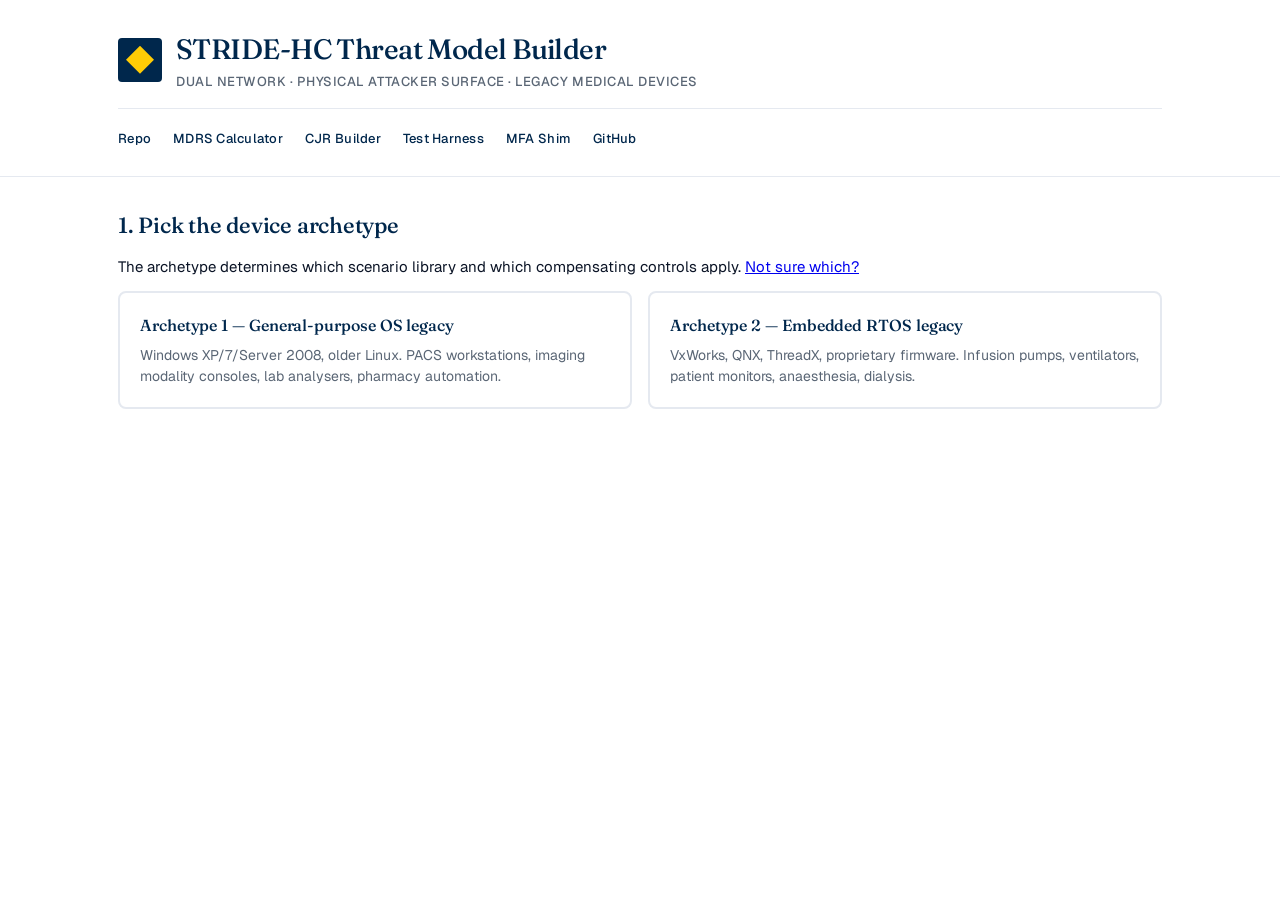
<file: stride-hc-templates/index.html>
<!DOCTYPE html>
<html lang="en">
<head>
<meta charset="UTF-8">
<title>STRIDE-HC Threat Model Builder</title>
<meta name="viewport" content="width=device-width, initial-scale=1.0">
<meta name="description" content="Interactive builder for STRIDE-HC threat models — covers the dual network/physical attacker surface for legacy medical devices. Exports filled .md and .yaml.">
<meta property="og:type" content="website">
<meta property="og:title" content="STRIDE-HC Threat Model Builder">
<meta property="og:description" content="Pick an archetype, tick scenarios, download a filled threat model. Covers the dual network/physical attacker surface for legacy medical devices.">
<meta property="og:url" content="https://analyst133.github.io/legacy-medical-device-security-frameworks/stride-hc-templates/">
<meta property="og:image" content="https://analyst133.github.io/legacy-medical-device-security-frameworks/favicon.svg">
<meta name="twitter:card" content="summary">
<meta name="twitter:title" content="STRIDE-HC Threat Model Builder">
<meta name="twitter:description" content="Build a STRIDE-HC threat model for a legacy medical device. Download as .md and .yaml. No install.">
<link rel="icon" type="image/svg+xml" href="../favicon.svg">
<link rel="preconnect" href="https://fonts.googleapis.com">
<link rel="preconnect" href="https://fonts.gstatic.com" crossorigin>
<link href="https://fonts.googleapis.com/css2?family=Fraunces:opsz,wght@9..144,400;9..144,500;9..144,600;9..144,700&family=Geist:wght@300;400;500;600;700&family=JetBrains+Mono:wght@400;500;600&display=swap" rel="stylesheet">
<style>
* { box-sizing: border-box; }
:root {
  --blue: #00274C; --blue-700: #003366;
  --maize: #FFCB05; --maize-soft: #FFF4CC;
  --ink: #0B1426; --muted: #5A6675; --line: #E5E9F0;
  --bg: #FFFFFF; --bg-soft: #FAFBFC;
  --good: #1E7E4C; --good-soft: #E6F4EC;
  --bad: #C42B2B; --bad-soft: #FBEAEA;
  --warn: #B7791F; --warn-soft: #FFF6E0;
  --primary: var(--blue); --primary-light: var(--blue-700); --accent: var(--maize);
  --text: var(--ink); --text-muted: var(--muted); --border: var(--line);
  --bg-alt: var(--bg-soft); --bg-section: var(--bg);
  --chip-bg: var(--bg-soft); --chip-active: var(--blue); --chip-active-text: #ffffff;
  --network: var(--blue-700); --physical: var(--bad);
  --warning-bg: var(--warn-soft); --warning-border: var(--warn);
}
html, body { margin: 0; background: var(--bg); color: var(--ink); }
.skip-link { position: absolute; top: -100px; left: 8px; background: var(--blue); color: #ffffff; padding: 10px 14px; border-radius: 4px; text-decoration: none; font-weight: 600; z-index: 1000; transition: top 0.15s; }
.skip-link:focus { top: 8px; outline: 3px solid var(--maize); outline-offset: 2px; }
:focus-visible { outline: 3px solid var(--maize); outline-offset: 2px; border-radius: 2px; }
:focus:not(:focus-visible) { outline: none; }
body { font-family: 'Geist', system-ui, -apple-system, sans-serif; font-size: 15px; line-height: 1.5; -webkit-font-smoothing: antialiased; -moz-osx-font-smoothing: grayscale; }
.container { max-width: 1100px; margin: 0 auto; padding: 0 28px; }
header { background: var(--bg); border-bottom: 1px solid var(--line); color: var(--ink); padding: 28px 0 22px; margin-bottom: 32px; }
.brand-mark { display: flex; align-items: center; gap: 14px; margin-bottom: 16px; }
.brand-mark .logo { width: 44px; height: 44px; border-radius: 4px; background: var(--blue); position: relative; flex-shrink: 0; }
.brand-mark .logo::after { content: ""; position: absolute; inset: 8px; background: var(--maize); clip-path: polygon(50% 0, 100% 50%, 50% 100%, 0 50%); }
.brand-mark .meta { display: flex; flex-direction: column; gap: 2px; }
header h1 { margin: 0; font-family: 'Fraunces', Georgia, serif; font-size: 28px; font-weight: 500; letter-spacing: -0.02em; color: var(--blue); }
header .subtitle { margin: 0; color: var(--muted); font-size: 13px; letter-spacing: 0.04em; text-transform: uppercase; font-weight: 500; }
header nav { display: flex; gap: 22px; flex-wrap: wrap; padding-top: 16px; border-top: 1px solid var(--line); }
header nav a { color: var(--blue); text-decoration: none; font-size: 13px; font-weight: 500; letter-spacing: 0.02em; padding: 4px 0; border-bottom: 2px solid transparent; transition: border-color 0.15s; }
header nav a:hover { border-bottom-color: var(--maize); }
main { padding-bottom: 64px; }
section { margin-bottom: 24px; }
h2 { font-family: 'Fraunces', Georgia, serif; font-size: 22px; font-weight: 500; letter-spacing: -0.01em; margin: 0 0 14px; color: var(--blue); }
h3 { font-family: 'Fraunces', Georgia, serif; font-size: 17px; font-weight: 500; letter-spacing: -0.005em; margin: 20px 0 10px; color: var(--blue); }
h4 { font-family: 'Geist', system-ui, sans-serif; font-size: 11px; font-weight: 600; letter-spacing: 0.08em; text-transform: uppercase; margin: 14px 0 6px; color: var(--muted); }
p { margin: 0 0 12px; }
.card { background: var(--bg-section); border: 1px solid var(--border); border-radius: 8px; padding: 20px 24px; margin-bottom: 16px; }
.card.collapsed .card-body { display: none; }
.card-header { display: flex; justify-content: space-between; align-items: center; cursor: pointer; user-select: none; }
.card-header h2 { margin: 0; flex: 1; }
.toggle-icon { color: var(--primary-light); font-size: 14px; transition: transform 0.15s; }
.card.collapsed .toggle-icon { transform: rotate(-90deg); }
.archetype-picker { display: grid; grid-template-columns: 1fr 1fr; gap: 16px; margin-bottom: 24px; }
.archetype-card { border: 2px solid var(--border); border-radius: 8px; padding: 20px; cursor: pointer; transition: all 0.15s; background: white; }
.archetype-card:hover { border-color: var(--primary-light); }
.archetype-card.active { border-color: var(--primary); background: var(--bg-alt); box-shadow: 0 2px 8px rgba(31, 56, 100, 0.15); }
.archetype-card h3 { margin: 0 0 8px; color: var(--primary); font-size: 16px; }
.archetype-card .examples { color: var(--text-muted); font-size: 14px; }
.profile-grid { display: grid; grid-template-columns: 200px 1fr; gap: 10px 16px; align-items: center; }
.profile-grid label { font-weight: 600; font-size: 14px; }
.profile-grid input, .profile-grid textarea { width: 100%; padding: 8px 12px; border: 1px solid var(--border); border-radius: 4px; font-size: 14px; font-family: inherit; }
.profile-grid textarea { resize: vertical; min-height: 60px; }
.stride-category { background: white; border: 1px solid var(--border); border-radius: 8px; padding: 20px; margin-bottom: 16px; }
.stride-category-header { display: flex; align-items: center; justify-content: space-between; margin-bottom: 8px; }
.stride-category-header h3 { margin: 0; font-size: 18px; color: var(--primary); }
.caw-label { font-size: 13px; color: var(--text-muted); background: var(--bg-alt); padding: 4px 10px; border-radius: 12px; }
.caw-label strong { color: var(--text); }
.attacker-block { margin-bottom: 16px; }
.attacker-block.network h4 { color: var(--network); }
.attacker-block.physical h4 { color: var(--physical); }
.chip-list { display: flex; flex-wrap: wrap; gap: 6px; margin-bottom: 8px; }
.chip { display: inline-block; background: var(--chip-bg); padding: 5px 12px; border-radius: 16px; font-size: 13px; cursor: pointer; user-select: none; border: 1px solid transparent; transition: all 0.12s; }
.chip:hover { background: #dde4ec; }
.chip.selected { background: var(--chip-active); color: var(--chip-active-text); }
.chip.selected.network { background: var(--network); }
.chip.selected.physical { background: var(--physical); }
.custom-input { width: 100%; padding: 8px; border: 1px solid var(--border); border-radius: 4px; font-size: 13px; font-family: inherit; margin-top: 6px; }
.coverage-row { display: flex; align-items: center; gap: 12px; margin-top: 12px; padding-top: 12px; border-top: 1px dashed var(--border); }
.coverage-row label { font-weight: 600; font-size: 14px; }
.coverage-row select { padding: 6px 10px; border: 1px solid var(--border); border-radius: 4px; font-size: 14px; font-family: inherit; }
.actions { display: flex; gap: 12px; flex-wrap: wrap; margin-top: 24px; padding: 20px; background: var(--bg-alt); border-radius: 8px; border: 1px solid var(--border); }
.btn { padding: 10px 20px; border: none; border-radius: 6px; font-size: 14px; font-weight: 600; cursor: pointer; transition: background 0.15s; font-family: inherit; }
.btn-primary { background: var(--primary); color: white; }
.btn-primary:hover { background: var(--primary-light); }
.btn-secondary { background: white; color: var(--primary); border: 1px solid var(--primary); }
.btn-secondary:hover { background: var(--bg-alt); }
.empty-state { color: var(--text-muted); font-style: italic; padding: 16px; text-align: center; }
.notice { background: var(--warning-bg); border-left: 4px solid var(--warning-border); padding: 12px 16px; border-radius: 4px; margin: 16px 0; font-size: 14px; }
.notice strong { color: var(--warning-border); }
.tab-row { display: flex; gap: 0; margin-bottom: 16px; border-bottom: 2px solid var(--border); }
.tab { padding: 10px 20px; cursor: pointer; user-select: none; border-bottom: 2px solid transparent; margin-bottom: -2px; font-size: 14px; font-weight: 600; color: var(--text-muted); }
.tab.active { color: var(--primary); border-bottom-color: var(--primary); }
</style>
</head>
<body>
<a class="skip-link" href="#main">Skip to main content</a>
<header>
  <div class="container">
    <div class="brand-mark">
      <span class="logo" role="img" aria-label="Legacy Medical Device Security Frameworks logo"></span>
      <div class="meta">
        <h1>STRIDE-HC Threat Model Builder</h1>
        <p class="subtitle">Dual network · physical attacker surface · Legacy medical devices</p>
      </div>
    </div>
    <nav>
      <a href="../">Repo</a>
      <a href="../mdrs-calculator/">MDRS Calculator</a>
      <a href="../cjr-templates/">CJR Builder</a>
      <a href="../test-harness/">Test Harness</a>
      <a href="../mfa-shim/">MFA Shim</a>
      <a href="https://github.com/analyst133/legacy-medical-device-security-frameworks">GitHub</a>
    </nav>
  </div>
</header>

<main id="main" class="container">

<section>
  <h2>1. Pick the device archetype</h2>
  <p>The archetype determines which scenario library and which compensating controls apply. <a href="./WALKTHROUGH.md">Not sure which?</a></p>
  <div class="archetype-picker">
    <div class="archetype-card" id="ark-1" onclick="setArchetype('A1')">
      <h3>Archetype 1 — General-purpose OS legacy</h3>
      <div class="examples">Windows XP/7/Server 2008, older Linux. PACS workstations, imaging modality consoles, lab analysers, pharmacy automation.</div>
    </div>
    <div class="archetype-card" id="ark-2" onclick="setArchetype('A2')">
      <h3>Archetype 2 — Embedded RTOS legacy</h3>
      <div class="examples">VxWorks, QNX, ThreadX, proprietary firmware. Infusion pumps, ventilators, patient monitors, anaesthesia, dialysis.</div>
    </div>
  </div>
</section>

<section id="device-profile-section" style="display:none">
  <h2>2. Device profile</h2>
  <div class="card">
    <div class="profile-grid" id="profile-grid"></div>
  </div>
</section>

<section id="stride-section" style="display:none">
  <h2>3. STRIDE-HC scenarios</h2>
  <p>For each category, pick the scenarios that apply to your device. <strong>Click chips to toggle</strong> — selected chips are coloured. Use the custom-scenarios input to add device-specific ones the library doesn't cover.</p>
  <div id="stride-categories"></div>
</section>

<section id="generate-section" style="display:none">
  <h2>4. Generate threat model</h2>
  <div class="notice">
    <strong>Tip:</strong> the downloaded files mirror <code>stride-hc-template.md</code> and <code>stride-hc-schema.yaml</code> exactly — drop them into the <code>stride-hc-templates/</code> directory of your project and they become a regular STRIDE-HC threat model.
  </div>
  <div class="actions">
    <button class="btn btn-primary" onclick="downloadMarkdown()">Download as Markdown (.md)</button>
    <button class="btn btn-primary" onclick="downloadYaml()">Download as YAML (.yaml)</button>
    <button class="btn btn-secondary" onclick="previewMarkdown()">Preview Markdown</button>
    <button class="btn btn-secondary" onclick="resetForm()">Reset</button>
  </div>
  <div id="preview" style="display:none; margin-top:16px;">
    <h3>Preview</h3>
    <pre id="preview-text" style="background: #f6f8fa; padding: 16px; border-radius: 6px; overflow: auto; max-height: 500px; font-size: 13px; line-height: 1.5;"></pre>
  </div>
</section>

</main>

<script>
'use strict';

const PROFILE_FIELDS = [
  ['device_name', 'Device name and model', 'text', 'e.g., ExampleMed Volumetric Infusion Pump v3.2'],
  ['manufacturer', 'Manufacturer', 'text', 'e.g., ExampleMed Inc.'],
  ['fda_class', 'Device class (FDA / EU MDR)', 'text', 'e.g., Class II'],
  ['umdns', 'UMDNS / GMDN code', 'text', 'e.g., 16495 / 35143'],
  ['mds2', 'MDS² reference', 'text', 'e.g., ExampleMed-IP3.2-MDS2-2024'],
  ['os', 'Operating system / firmware', 'text', 'e.g., VxWorks 6.9 (EOL)'],
  ['networking', 'Networking', 'text', 'e.g., 100Mbit Ethernet, HL7 v2 over TCP/2575, no TLS'],
  ['authentication', 'Authentication', 'text', 'e.g., Hardcoded service-mode credential'],
  ['patching', 'Patching status', 'text', 'e.g., Manufacturer EOL; FDA clearance limits modification'],
  ['audit_logging', 'Audit logging', 'text', 'e.g., None on device; only at upstream nursing station'],
  ['physical_ifaces', 'Physical interfaces', 'text', 'e.g., RS-232 service port, USB-A, Bluetooth'],
  ['deployment', 'Deployment count', 'text', 'e.g., 240 units across ICU and oncology'],
  ['clinical_use', 'Clinical use', 'text', 'e.g., Continuous medication infusion']
];

const CAW = { S: 1.2, T: 1.1, R: 0.9, I: 1.2, D: 1.5, E: 1.1 };
const CAT_NAMES = {
  S: 'Spoofing', T: 'Tampering', R: 'Repudiation',
  I: 'Information Disclosure', D: 'Denial of Service', E: 'Elevation of Privilege'
};

const SCENARIOS = {
  A1: {
    S: {
      net: ['ARP cache poisoning on shared VLAN to redirect device traffic', 'Compromised peer system forging legitimate-looking HL7/DICOM/vendor traffic', 'Rogue DHCP serving devices with attacker-controlled gateway', 'Spoofed NTP time source causing certificate/log timestamp manipulation', 'Domain controller compromise enabling ticket forgery (Golden Ticket)', 'mDNS/LLMNR spoofing for credential capture'],
      phy: ['Local logon with shared credentials (technologist, "lab user", "vendor service")', 'Unattended workstation hijack during user break or shift change', 'USB HID-class device (BadUSB / Rubber Ducky) emulating keyboard for credential injection', 'Bluetooth/Wi-Fi pairing impersonation to keyboard/mouse', 'Service-mode access using vendor-disclosed credential pair'],
      det: ['Endpoint authentication log forwarding', 'EDR behavioural detection on lateral logon patterns', 'LAPS audit on local admin events'],
      ctl: ['Microsoft LAPS or equivalent', 'PAM/PAW for administrative functions', '802.1X port-based access control', 'EDR with USB device control']
    },
    T: {
      net: ['Exploitation of known unpatched OS CVE (e.g., EternalBlue/MS17-010 on Win7)', 'Configuration tampering via weakly-protected SMB share or remote registry', 'Tampering with DICOM imagery in transit (CT-GAN-class attacks)', 'Compromised software update channel pushing unsigned binaries', 'DLL hijacking via writable system directory or PATH manipulation'],
      phy: ['Malware introduction via USB drive during legitimate image import workflow', 'Malware introduction via CD/DVD or external optical drive', 'Configuration tamper via local administrator login', 'DLL replacement via local file write (vendor application directories often world-writable)', 'Removable storage replacement (MicroSD card in handheld devices)'],
      det: ['File integrity monitoring on system and application directories', 'EDR detection of unsigned binary execution', 'DICOM/HL7 protocol-aware proxy with hash verification'],
      ctl: ['Application allowlisting', 'EDR with behavioural detection', 'Network IPS with virtual patching', 'USB device control via EDR', 'DICOM/HL7 protocol-aware proxy']
    },
    R: {
      net: ['Anonymous protocol-level transfers without strong source authentication (DICOM AE-Title without TLS, HL7 v2 without ACK chains)', 'Use of compromised credentials with no second-factor record', 'Log deletion or rotation manipulation post-compromise'],
      phy: ['Use of shared workstation credentials with no per-user attribution', 'PHI capture via mobile-phone photography of display', 'DVD/USB export by unidentified user with shared session', 'Vendor service activity outside scheduled work-order window'],
      det: ['Forwarded session logs to immutable SIEM', 'Session recording for shared accounts', 'Door access correlation'],
      ctl: ['PAM with session recording', 'LAPS for local admin attribution', 'Vendor-escort policy with badge correlation']
    },
    I: {
      net: ['Cleartext DICOM, HL7, or vendor-proprietary protocol carrying PHI on shared segment', 'Memory scraping via Windows OS vulnerability for reading active session data', 'Unprotected SMB share or file system permission allowing PHI export', 'Exploitation of vendor application export features without audit'],
      phy: ['Mobile-phone photography of PHI on display', 'Bulk PHI export to USB or optical media during legitimate session', 'Shoulder-surfing in shared reading rooms or open clinical areas', 'Print-to-network exfiltration via networked printers'],
      det: ['Network DLP on PHI patterns', 'USB write event auditing', 'Print-job audit'],
      ctl: ['DICOM/HL7 protocol-aware proxy', 'VLAN isolation', 'EDR USB device control with DLP', 'Privacy screens']
    },
    D: {
      net: ['Ransomware encrypting local data store (PACS cache, application data, OS files)', 'Targeted SMB or RDP exploit causing OS crash (BSOD)', 'Network flooding overwhelming legitimate traffic', 'Resource exhaustion via crafted application input', 'Malware-induced infinite loop or memory exhaustion'],
      phy: ['Power or network cable disconnection at workstation', 'Display destruction or input-device theft', 'Local malware introduction via USB causing system instability', 'Boot order tampering causing failure-to-boot'],
      det: ['Endpoint availability monitoring', 'Ransomware behavioural detection in EDR', 'Power monitoring on critical workstations'],
      ctl: ['Application allowlisting (blocks ransomware payloads)', 'EDR with anti-ransomware', 'Network IPS', 'Battery backup; redundant displays']
    },
    E: {
      net: ['Windows local privilege escalation CVE exploitation post-foothold', 'Token impersonation following service account compromise', 'Lateral movement to peer systems via Pass-the-Hash or NTLM relay', 'Kerberoasting against service principals'],
      phy: ['Local administrator credential abuse (especially where LAPS is not deployed)', 'Boot from USB or external media to bypass disk encryption', 'Direct memory access (DMA) attacks via Thunderbolt/PCIe', 'Exploitation of physical reset switches or jumpers', '"Sticky keys" or accessibility-tool replacement at the login screen'],
      det: ['EDR privilege escalation detection', 'Authentication log analytics', 'Boot media auditing'],
      ctl: ['Application allowlisting', 'LAPS for local admin', 'PAM upstream (Pattern A)', 'BIOS/UEFI password + boot order lock', 'Disk encryption']
    }
  },
  A2: {
    S: {
      net: ['ARP cache poisoning to redirect device-to-host traffic', 'Forged HL7 v2 messages from spoofed nursing station or clinical information system', 'Forged proprietary protocol traffic (vendor binary protocols often have weak/no integrity)', 'Rogue device on shared VLAN impersonating peer device', 'DHCP spoofing causing device to use attacker-controlled gateway'],
      phy: ['Substituted device with cloned identifier during scheduled service window', 'Vendor-impersonation social engineering at device location', 'Cloned RFID/NFC/proximity token used for paired-display authentication', 'Bluetooth pairing impersonation against paired peripherals', 'Identical-model device swap concealing tampering'],
      det: ['Passive device fingerprinting (network sensor with longitudinal store)', 'Badge-correlation analytics', 'Network UEBA peer-set anomaly', 'Tamper-evident asset-tag inspection'],
      ctl: ['802.1X port-based access control with MAC allowlisting', 'Strict network microsegmentation', 'Tamper-evident asset tags with serialised identifier', 'Vendor-escort policy', 'HL7/DICOM protocol-aware proxy with authentication']
    },
    T: {
      net: ['Unauthorised firmware push from compromised vendor update channel', 'Configuration tampering via unauthenticated management interface (HTTP, Telnet, SNMP v1/v2)', 'Protocol parser exploitation (URGENT/11, Ripple20, AMNESIA:33, NUMBER:JACK, NAME:WRECK)', 'TFTP/FTP boot configuration manipulation', 'Malformed HL7 or DICOM message causing memory corruption'],
      phy: ['Firmware injection via USB-A, RS-232, or proprietary service connector', 'Configuration tamper via local console or service-mode PIN', 'Removable media replacement (CompactFlash, MicroSD, EEPROM) during maintenance', 'Direct EEPROM/JTAG access via physical disassembly', 'Service-mode firmware downgrade to vulnerable version'],
      det: ['File integrity monitoring (network-adjacent — device itself cannot run agents)', 'Configuration version comparison via management API', 'Tamper-evident seal inspection (periodic cadence)', 'IPS deep-packet inspection for protocol-parser exploits'],
      ctl: ['Inline IPS with healthcare protocol parsing (URGENT/11 virtual patches)', 'Pattern C — inline MFA shim at service port', 'Tamper-evident sealing with serialised seals', 'Physical port blockers (epoxy / locking inserts)', 'USB port logical or physical disablement']
    },
    R: {
      net: ['Configuration changes via shared service account with no per-user attribution', 'Untraceable data access via cleartext protocol with no per-session log', 'Use of vendor service tooling that does not generate device-side audit records'],
      phy: ['Service-mode access by unidentified technician (badge worn, work order falsified)', 'Bedside parameter changes by user logged in to nursing station with shared credential', 'PHI capture by mobile-phone photography of device display', 'Vendor service activity outside scheduled work-order window'],
      det: ['Upstream session recording (provided by MFA shim or PAM)', 'Door access correlation', 'Camera correlation in high-risk areas', 'Network UEBA on session boundaries'],
      ctl: ['Inline MFA shim with TOTP-bound session recording (Pattern C)', 'Pattern A — upstream PAM gateway', 'Vendor-escort policy with logged escort identity', 'Badge-correlation requirement for service work orders']
    },
    I: {
      net: ['Cleartext HL7 v2 carrying patient identifier, medication, dose, timing', 'Cleartext DICOM with patient PHI', 'Vendor-proprietary protocol carrying PHI without encryption', 'Unprotected data export via management interface or service tool', 'Memory readout via debug interface'],
      phy: ['Mobile-phone photography of PHI on device display', 'Bulk PHI export to USB at service port using service tool', 'Eavesdropping on Bluetooth or BLE pairing or active sessions', 'NFC sniffing in proximity to NFC-equipped devices', 'Acoustic eavesdropping (rare; documented for some pumps)'],
      det: ['Network sensor for unexpected cleartext PHI flows', 'Camera correlation in service-window timeframes', 'Bluetooth scanning baseline'],
      ctl: ['IPSec encapsulation of cleartext streams', 'VLAN microsegmentation', 'Service-window privacy screens', 'Inline MFA shim with session recording (deters insider capture)', 'Bluetooth disablement where not clinically required']
    },
    D: {
      net: ['Network flooding disrupting real-time HL7/DICOM communication', 'Targeted protocol-parser crash (URGENT/11-class IPnet stack vulnerabilities)', 'Resource exhaustion via malformed message stream', 'ARP storm or broadcast amplification on shared segment', 'TCP RST injection terminating active session'],
      phy: ['Power or network cable disconnection at device location', 'Physical destruction or theft', 'Service-mode reset rendering device unavailable mid-therapy', 'Battery removal causing reboot in transportable devices', 'Tampering with peripheral cabling causing device to fault into safe-mode'],
      det: ['Network traffic baselining + flood detection', 'Device availability monitoring (pings, health-check API)', 'Power monitoring on critical-care branches', 'Backup device staging audit'],
      ctl: ['Rate-limiting at upstream switch', 'Redundant network paths', 'Battery backup with monitored capacity', 'Physical cable lock + tamper-evident covering', 'Backup device staging']
    },
    E: {
      net: ['Default credential exploitation via management interface (Telnet, HTTP, SNMP)', 'Vendor backdoor account exploitation', 'Protocol parser exploitation enabling code execution', 'SNMP v1/v2 community string brute-force', 'Telnet credential brute-force where account lockout is absent'],
      phy: ['Service-mode credential abuse via physical service port (RS-232, USB)', 'Vendor service-tool privilege abuse', 'Unauthorised access to administrative menus via undocumented key sequence', 'Direct hardware access (JTAG, UART headers exposed on PCB)', 'Boot media replacement (MicroSD, EEPROM) with attacker-prepared image'],
      det: ['Authentication attempt logging (upstream of device)', 'Privileged session recording (MFA shim)', 'Firmware version surveillance', 'Network UEBA on management-interface flows'],
      ctl: ['Pattern A — upstream PAM with MFA', 'Pattern C — inline MFA shim with per-user enforcement', 'Network ACL restricting management interface to PAM gateway only', 'Service-port physical lock + escort policy']
    }
  }
};

const COVERAGE = ['Strong', 'Partial', 'Weak', 'Unassessed'];

let state = {
  archetype: null,
  profile: {},
  categories: {} // { S: { net: Set, phy: Set, det: Set, ctl: Set, custom_net: '', custom_phy: '', custom_det: '', custom_ctl: '', coverage: '' }, ... }
};

function setArchetype(a) {
  state.archetype = a;
  document.getElementById('ark-1').classList.toggle('active', a === 'A1');
  document.getElementById('ark-2').classList.toggle('active', a === 'A2');

  // Init categories
  state.categories = {};
  for (const cat of ['S','T','R','I','D','E']) {
    state.categories[cat] = { net: new Set(), phy: new Set(), det: new Set(), ctl: new Set(), custom_net: '', custom_phy: '', custom_det: '', custom_ctl: '', coverage: '' };
  }

  renderProfile();
  renderStrideCategories();
  document.getElementById('device-profile-section').style.display = '';
  document.getElementById('stride-section').style.display = '';
  document.getElementById('generate-section').style.display = '';
}

function renderProfile() {
  const grid = document.getElementById('profile-grid');
  grid.innerHTML = '';
  for (const [key, label, type, placeholder] of PROFILE_FIELDS) {
    const lab = document.createElement('label');
    lab.textContent = label;
    lab.setAttribute('for', `prof-${key}`);
    const inp = document.createElement('input');
    inp.type = type;
    inp.id = `prof-${key}`;
    inp.placeholder = placeholder;
    inp.value = state.profile[key] || '';
    inp.addEventListener('input', () => { state.profile[key] = inp.value; });
    grid.appendChild(lab);
    grid.appendChild(inp);
  }
}

function renderStrideCategories() {
  const container = document.getElementById('stride-categories');
  container.innerHTML = '';
  const cats = ['S', 'T', 'R', 'I', 'D', 'E'];
  for (const cat of cats) {
    const data = SCENARIOS[state.archetype][cat];
    const catState = state.categories[cat];
    const div = document.createElement('div');
    div.className = 'stride-category';
    div.innerHTML = `
      <div class="stride-category-header">
        <h3>${cat} — ${CAT_NAMES[cat]}</h3>
        <span class="caw-label">CAW = <strong>${CAW[cat]}</strong></span>
      </div>
      <div class="attacker-block network">
        <h4>Network attacker scenarios</h4>
        <div class="chip-list" data-cat="${cat}" data-kind="net"></div>
        <input class="custom-input" data-cat="${cat}" data-kind="custom_net" placeholder="+ Add custom network-attacker scenario" value="${escapeHtml(catState.custom_net)}">
      </div>
      <div class="attacker-block physical">
        <h4>Physical / insider attacker scenarios</h4>
        <div class="chip-list" data-cat="${cat}" data-kind="phy"></div>
        <input class="custom-input" data-cat="${cat}" data-kind="custom_phy" placeholder="+ Add custom physical/insider scenario" value="${escapeHtml(catState.custom_phy)}">
      </div>
      <div class="attacker-block">
        <h4>Detection methods (Framework V)</h4>
        <div class="chip-list" data-cat="${cat}" data-kind="det"></div>
        <input class="custom-input" data-cat="${cat}" data-kind="custom_det" placeholder="+ Add custom detection method" value="${escapeHtml(catState.custom_det)}">
      </div>
      <div class="attacker-block">
        <h4>Compensating controls (Framework I)</h4>
        <div class="chip-list" data-cat="${cat}" data-kind="ctl"></div>
        <input class="custom-input" data-cat="${cat}" data-kind="custom_ctl" placeholder="+ Add custom compensating control" value="${escapeHtml(catState.custom_ctl)}">
      </div>
      <div class="coverage-row">
        <label for="cov-${cat}">CCD coverage assessment:</label>
        <select id="cov-${cat}" data-cat="${cat}"><option value="">— pick one —</option>${COVERAGE.map(c => `<option value="${c}" ${catState.coverage===c?'selected':''}>${c}</option>`).join('')}</select>
      </div>
    `;
    container.appendChild(div);

    // Render chips
    const chipKinds = [['net', data.net, 'network'], ['phy', data.phy, 'physical'], ['det', data.det, ''], ['ctl', data.ctl, '']];
    for (const [kind, items, klass] of chipKinds) {
      const list = div.querySelector(`.chip-list[data-kind="${kind}"]`);
      for (const item of items) {
        const chip = document.createElement('span');
        chip.className = 'chip ' + klass;
        chip.textContent = item;
        if (catState[kind].has(item)) chip.classList.add('selected');
        chip.addEventListener('click', () => {
          if (catState[kind].has(item)) { catState[kind].delete(item); chip.classList.remove('selected'); }
          else { catState[kind].add(item); chip.classList.add('selected'); }
        });
        list.appendChild(chip);
      }
    }
    // Wire custom inputs
    div.querySelectorAll('.custom-input').forEach(inp => {
      inp.addEventListener('input', () => { catState[inp.dataset.kind] = inp.value; });
    });
    // Wire coverage
    div.querySelector(`#cov-${cat}`).addEventListener('change', e => { catState.coverage = e.target.value; });
  }
}

function escapeHtml(s) {
  return String(s || '').replace(/[&<>"']/g, c => ({'&':'&amp;','<':'&lt;','>':'&gt;','"':'&quot;',"'":'&#39;'}[c]));
}

function bullets(items, customLine) {
  const out = items.map(i => `- ${i}`);
  if (customLine && customLine.trim()) out.push(`- ${customLine.trim()}`);
  return out.length ? out.join('\n') : '_(none selected)_';
}

function buildMarkdown() {
  const p = state.profile;
  const arkLabel = state.archetype === 'A1' ? 'Archetype 1 (general-purpose-OS legacy)' : 'Archetype 2 (embedded RTOS legacy)';
  let md = `# STRIDE-HC Threat Model: ${p.device_name || '[Device name]'}\n\n`;
  md += `> Generated by the STRIDE-HC builder. Replace remaining bracketed text with device-specific content before submission.\n\n`;
  md += `## 1. Device profile\n\n| Field | Value |\n|---|---|\n`;
  md += `| Device name and model | ${p.device_name || '[TBD]'} |\n`;
  md += `| Manufacturer | ${p.manufacturer || '[TBD]'} |\n`;
  md += `| Device class (FDA / EU MDR) | ${p.fda_class || '[TBD]'} |\n`;
  md += `| UMDNS / GMDN code | ${p.umdns || '[TBD]'} |\n`;
  md += `| MDS² reference | ${p.mds2 || '[TBD]'} |\n`;
  md += `| **Archetype** | **${arkLabel}** |\n`;
  md += `| Operating system / firmware | ${p.os || '[TBD]'} |\n`;
  md += `| Networking | ${p.networking || '[TBD]'} |\n`;
  md += `| Authentication | ${p.authentication || '[TBD]'} |\n`;
  md += `| Patching | ${p.patching || '[TBD]'} |\n`;
  md += `| Audit logging | ${p.audit_logging || '[TBD]'} |\n`;
  md += `| Physical interfaces | ${p.physical_ifaces || '[TBD]'} |\n`;
  md += `| Deployment count | ${p.deployment || '[TBD]'} |\n`;
  md += `| Clinical use | ${p.clinical_use || '[TBD]'} |\n\n`;
  md += `## 2. STRIDE-HC threat scenarios\n\n`;
  for (const cat of ['S','T','R','I','D','E']) {
    const c = state.categories[cat];
    md += `### ${cat} — ${CAT_NAMES[cat]} (CAW = ${CAW[cat]})\n\n`;
    md += `**Network-attacker scenarios:**\n${bullets([...c.net], c.custom_net)}\n\n`;
    md += `**Physical / insider-attacker scenarios:**\n${bullets([...c.phy], c.custom_phy)}\n\n`;
    md += `**Detection methods (Framework V):**\n${bullets([...c.det], c.custom_det)}\n\n`;
    md += `**Compensating controls (Framework I):**\n${bullets([...c.ctl], c.custom_ctl)}\n\n`;
    md += `**CCD coverage assessment:** ${c.coverage || '_(not assessed)_'}\n\n---\n\n`;
  }
  md += `## 3. Clinical Availability Weights (CAW)\n\n`;
  md += `Defaults applied per paper Section 4.3:\n\n`;
  md += `| Category | CAW |\n|---|---|\n`;
  for (const cat of ['S','T','R','I','D','E']) md += `| ${cat} — ${CAT_NAMES[cat]} | ${CAW[cat]} |\n`;
  md += `\n## 4. Linked records\n\n_(reference your MDRS score, related CJRs, test-harness outputs, etc.)_\n`;
  return md;
}

function buildYaml() {
  const p = state.profile;
  const arkLabel = state.archetype === 'A1' ? 'Archetype 1 (general-purpose-OS legacy)' : 'Archetype 2 (embedded RTOS legacy)';
  let y = `# STRIDE-HC threat model — generated by the builder\n`;
  y += `device:\n`;
  y += `  name: ${yq(p.device_name)}\n`;
  y += `  manufacturer: ${yq(p.manufacturer)}\n`;
  y += `  fda_class: ${yq(p.fda_class)}\n`;
  y += `  umdns_gmdn: ${yq(p.umdns)}\n`;
  y += `  mds2_reference: ${yq(p.mds2)}\n`;
  y += `  archetype: ${yq(arkLabel)}\n`;
  y += `  os_firmware: ${yq(p.os)}\n`;
  y += `  networking: ${yq(p.networking)}\n`;
  y += `  authentication: ${yq(p.authentication)}\n`;
  y += `  patching: ${yq(p.patching)}\n`;
  y += `  audit_logging: ${yq(p.audit_logging)}\n`;
  y += `  physical_interfaces: ${yq(p.physical_ifaces)}\n`;
  y += `  deployment: ${yq(p.deployment)}\n`;
  y += `  clinical_use: ${yq(p.clinical_use)}\n`;
  y += `categories:\n`;
  for (const cat of ['S','T','R','I','D','E']) {
    const c = state.categories[cat];
    y += `  ${cat}:\n`;
    y += `    name: "${CAT_NAMES[cat]}"\n`;
    y += `    caw: ${CAW[cat]}\n`;
    y += `    network_scenarios:\n`;
    [...c.net, c.custom_net].filter(x => x && x.trim()).forEach(s => { y += `      - ${yq(s)}\n`; });
    y += `    physical_insider_scenarios:\n`;
    [...c.phy, c.custom_phy].filter(x => x && x.trim()).forEach(s => { y += `      - ${yq(s)}\n`; });
    y += `    detection_methods:\n`;
    [...c.det, c.custom_det].filter(x => x && x.trim()).forEach(s => { y += `      - ${yq(s)}\n`; });
    y += `    compensating_controls:\n`;
    [...c.ctl, c.custom_ctl].filter(x => x && x.trim()).forEach(s => { y += `      - ${yq(s)}\n`; });
    y += `    coverage_assessment: ${yq(c.coverage || 'Unassessed')}\n`;
  }
  return y;
}

function yq(s) {
  if (!s) return '""';
  const str = String(s);
  if (/[:#"'\n\\]/.test(str)) return JSON.stringify(str);
  return `"${str}"`;
}

function downloadFile(name, content, type='text/plain') {
  const blob = new Blob([content], { type });
  const url = URL.createObjectURL(blob);
  const a = document.createElement('a');
  a.href = url; a.download = name;
  document.body.appendChild(a); a.click();
  setTimeout(() => { URL.revokeObjectURL(url); a.remove(); }, 100);
}

function slug(s) {
  return (s || 'device').toLowerCase().replace(/[^a-z0-9]+/g, '-').replace(/^-|-$/g, '').slice(0, 40) || 'device';
}

function downloadMarkdown() {
  if (!state.archetype) return alert('Pick an archetype first.');
  downloadFile(`stride-hc-${slug(state.profile.device_name)}.md`, buildMarkdown(), 'text/markdown');
}
function downloadYaml() {
  if (!state.archetype) return alert('Pick an archetype first.');
  downloadFile(`stride-hc-${slug(state.profile.device_name)}.yaml`, buildYaml(), 'application/yaml');
}
function previewMarkdown() {
  if (!state.archetype) return alert('Pick an archetype first.');
  document.getElementById('preview').style.display = '';
  document.getElementById('preview-text').textContent = buildMarkdown();
  document.getElementById('preview').scrollIntoView({ behavior: 'smooth' });
}
function resetForm() {
  if (!confirm('Reset all fields?')) return;
  state = { archetype: null, profile: {}, categories: {} };
  document.getElementById('ark-1').classList.remove('active');
  document.getElementById('ark-2').classList.remove('active');
  document.getElementById('device-profile-section').style.display = 'none';
  document.getElementById('stride-section').style.display = 'none';
  document.getElementById('generate-section').style.display = 'none';
  document.getElementById('preview').style.display = 'none';
}
</script>
</body>
</html>
</file>
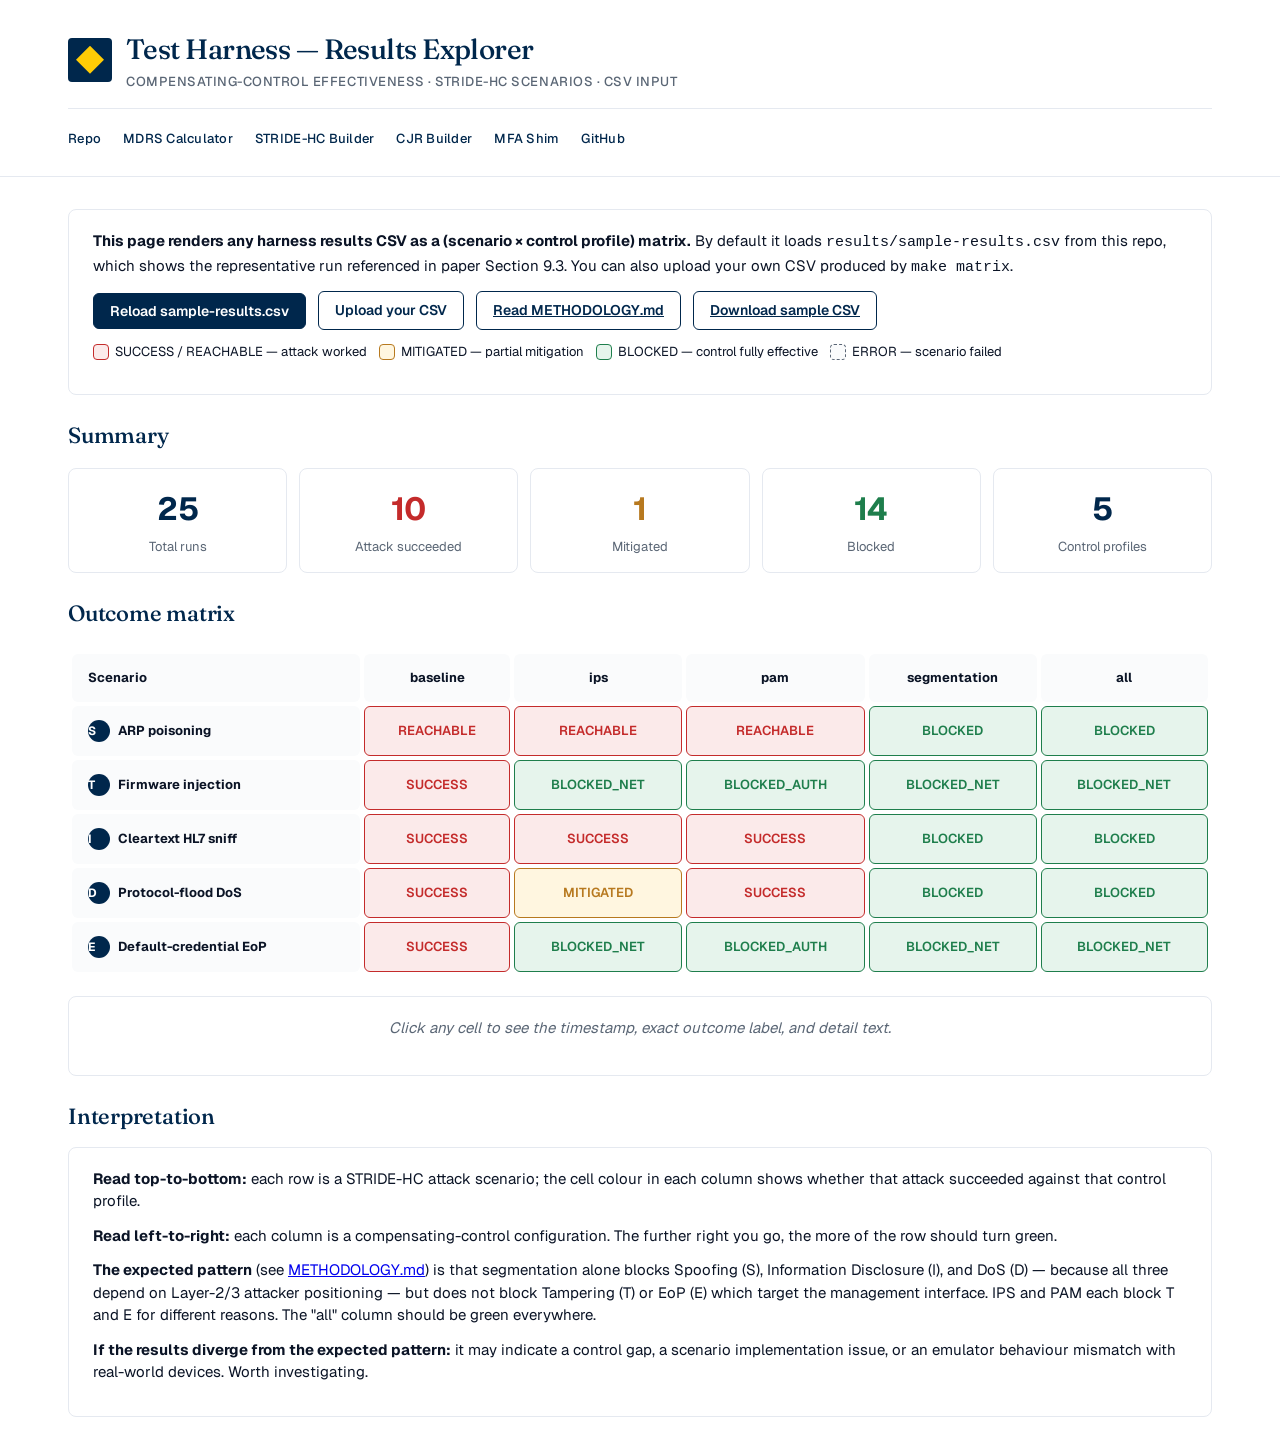
<file: test-harness/index.html>
<!DOCTYPE html>
<html lang="en">
<head>
<meta charset="UTF-8">
<title>Test Harness — Results Explorer</title>
<meta name="viewport" content="width=device-width, initial-scale=1.0">
<meta name="description" content="Visualise compensating-control effectiveness across STRIDE-HC scenarios from a harness CSV. Interactive (scenario × control profile) heatmap.">
<meta property="og:type" content="website">
<meta property="og:title" content="Test Harness — Results Explorer">
<meta property="og:description" content="Interactive (scenario × control profile) heatmap from a harness CSV. Sample auto-loaded, supports user upload.">
<meta property="og:url" content="https://analyst133.github.io/legacy-medical-device-security-frameworks/test-harness/">
<meta property="og:image" content="https://analyst133.github.io/legacy-medical-device-security-frameworks/favicon.svg">
<meta name="twitter:card" content="summary">
<meta name="twitter:title" content="Test Harness Results Explorer">
<meta name="twitter:description" content="Visualise compensating-control effectiveness from a harness CSV.">
<link rel="icon" type="image/svg+xml" href="../favicon.svg">
<link rel="preconnect" href="https://fonts.googleapis.com">
<link rel="preconnect" href="https://fonts.gstatic.com" crossorigin>
<link href="https://fonts.googleapis.com/css2?family=Fraunces:opsz,wght@9..144,400;9..144,500;9..144,600;9..144,700&family=Geist:wght@300;400;500;600;700&family=JetBrains+Mono:wght@400;500;600&display=swap" rel="stylesheet">
<style>
* { box-sizing: border-box; }
:root {
  --blue: #00274C; --blue-700: #003366;
  --maize: #FFCB05; --maize-soft: #FFF4CC;
  --ink: #0B1426; --muted: #5A6675; --line: #E5E9F0;
  --bg: #FFFFFF; --bg-soft: #FAFBFC;
  --good: #1E7E4C; --good-soft: #E6F4EC;
  --bad: #C42B2B; --bad-soft: #FBEAEA;
  --warn: #B7791F; --warn-soft: #FFF6E0;
  --primary: var(--blue); --primary-light: var(--blue-700); --accent: var(--maize);
  --text: var(--ink); --text-muted: var(--muted); --border: var(--line);
  --bg-alt: var(--bg-soft); --bg-section: var(--bg);
  --success: var(--good); --success-bg: var(--good-soft);
  --warning: var(--warn); --warning-bg: var(--warn-soft);
  --danger: var(--bad); --danger-bg: var(--bad-soft);
  --neutral: var(--muted); --neutral-bg: var(--bg-soft);
}
html, body { margin: 0; background: var(--bg); color: var(--ink); }
.skip-link { position: absolute; top: -100px; left: 8px; background: var(--blue); color: #ffffff; padding: 10px 14px; border-radius: 4px; text-decoration: none; font-weight: 600; z-index: 1000; transition: top 0.15s; }
.skip-link:focus { top: 8px; outline: 3px solid var(--maize); outline-offset: 2px; }
:focus-visible { outline: 3px solid var(--maize); outline-offset: 2px; border-radius: 2px; }
:focus:not(:focus-visible) { outline: none; }
body { font-family: 'Geist', system-ui, -apple-system, sans-serif; font-size: 15px; line-height: 1.5; -webkit-font-smoothing: antialiased; -moz-osx-font-smoothing: grayscale; }
.container { max-width: 1200px; margin: 0 auto; padding: 0 28px; }
header { background: var(--bg); border-bottom: 1px solid var(--line); color: var(--ink); padding: 28px 0 22px; margin-bottom: 32px; }
.brand-mark { display: flex; align-items: center; gap: 14px; margin-bottom: 16px; }
.brand-mark .logo { width: 44px; height: 44px; border-radius: 4px; background: var(--blue); position: relative; flex-shrink: 0; }
.brand-mark .logo::after { content: ""; position: absolute; inset: 8px; background: var(--maize); clip-path: polygon(50% 0, 100% 50%, 50% 100%, 0 50%); }
.brand-mark .meta { display: flex; flex-direction: column; gap: 2px; }
header h1 { margin: 0; font-family: 'Fraunces', Georgia, serif; font-size: 28px; font-weight: 500; letter-spacing: -0.02em; color: var(--blue); }
header .subtitle { margin: 0; color: var(--muted); font-size: 13px; letter-spacing: 0.04em; text-transform: uppercase; font-weight: 500; }
header nav { display: flex; gap: 22px; flex-wrap: wrap; padding-top: 16px; border-top: 1px solid var(--line); }
header nav a { color: var(--blue); text-decoration: none; font-size: 13px; font-weight: 500; letter-spacing: 0.02em; padding: 4px 0; border-bottom: 2px solid transparent; transition: border-color 0.15s; }
header nav a:hover { border-bottom-color: var(--maize); }
main { padding-bottom: 64px; }
section { margin-bottom: 24px; }
h2 { font-family: 'Fraunces', Georgia, serif; font-size: 22px; font-weight: 500; letter-spacing: -0.01em; margin: 0 0 14px; color: var(--blue); }
h3 { font-family: 'Fraunces', Georgia, serif; font-size: 17px; font-weight: 500; letter-spacing: -0.005em; margin: 18px 0 10px; color: var(--blue); }
p { margin: 0 0 12px; }
.card { background: var(--bg-section); border: 1px solid var(--border); border-radius: 8px; padding: 20px 24px; margin-bottom: 16px; }
.controls { display: flex; gap: 12px; flex-wrap: wrap; align-items: center; margin: 12px 0; }
.btn { padding: 8px 16px; border: 1px solid var(--primary); border-radius: 6px; font-size: 14px; font-weight: 600; cursor: pointer; background: white; color: var(--primary); transition: background 0.15s; font-family: inherit; }
.btn:hover { background: var(--bg-alt); }
.btn-primary { background: var(--primary); color: white; }
.btn-primary:hover { background: var(--primary-light); }
.matrix-wrap { overflow-x: auto; margin: 20px 0; }
.matrix { border-collapse: separate; border-spacing: 4px; width: 100%; }
.matrix th, .matrix td { padding: 14px 16px; text-align: center; border-radius: 6px; vertical-align: middle; font-size: 13px; }
.matrix th { background: var(--bg-alt); color: var(--text); font-weight: 700; }
.matrix th.scenario-th { text-align: left; min-width: 220px; }
.matrix th.scenario-th .stride-letter { display: inline-block; background: var(--primary); color: white; width: 22px; height: 22px; border-radius: 50%; font-size: 12px; font-weight: 700; line-height: 22px; margin-right: 8px; }
.matrix td { cursor: pointer; transition: transform 0.1s; font-weight: 600; min-width: 110px; }
.matrix td:hover { transform: scale(1.05); box-shadow: 0 2px 6px rgba(0,0,0,0.15); }
.cell-SUCCESS, .cell-REACHABLE { background: var(--danger-bg); color: var(--danger); border: 1px solid var(--danger); }
.cell-MITIGATED { background: var(--warning-bg); color: var(--warning); border: 1px solid var(--warning); }
.cell-BLOCKED, .cell-BLOCKED_NET, .cell-BLOCKED_AUTH, .cell-BLOCKED_HTTP { background: var(--success-bg); color: var(--success); border: 1px solid var(--success); }
.cell-ERROR { background: var(--neutral-bg); color: var(--neutral); border: 1px dashed var(--neutral); }
.cell-empty { background: white; color: var(--text-muted); border: 1px dashed var(--border); font-style: italic; }
.detail-panel { background: white; border: 1px solid var(--border); border-radius: 8px; padding: 20px; margin-top: 16px; min-height: 80px; }
.detail-panel.empty { color: var(--text-muted); font-style: italic; text-align: center; }
.detail-panel .det-header { display: flex; justify-content: space-between; align-items: center; margin-bottom: 12px; flex-wrap: wrap; gap: 8px; }
.detail-panel .det-tag { padding: 4px 10px; border-radius: 12px; font-size: 12px; font-weight: 700; }
.detail-panel pre { background: var(--bg-alt); padding: 12px; border-radius: 4px; font-size: 13px; overflow-x: auto; margin: 8px 0 0; }
.legend { display: flex; flex-wrap: wrap; gap: 12px; margin: 12px 0; font-size: 13px; }
.legend-item { display: inline-flex; align-items: center; gap: 6px; }
.legend-swatch { display: inline-block; width: 16px; height: 16px; border-radius: 4px; }
.summary-grid { display: grid; grid-template-columns: repeat(auto-fit, minmax(200px, 1fr)); gap: 12px; margin: 16px 0; }
.summary-card { background: white; border: 1px solid var(--border); border-radius: 8px; padding: 16px; text-align: center; }
.summary-card .num { font-size: 32px; font-weight: 700; color: var(--primary); }
.summary-card .label { font-size: 13px; color: var(--text-muted); margin-top: 4px; }
.file-input { display: inline-block; }
.file-input input[type=file] { display: none; }
.notice { background: var(--warning-bg); border-left: 4px solid var(--warning); padding: 12px 16px; border-radius: 4px; margin: 16px 0; font-size: 14px; }
.notice a { color: var(--primary); }
</style>
</head>
<body>
<a class="skip-link" href="#main">Skip to main content</a>
<header>
  <div class="container">
    <div class="brand-mark">
      <span class="logo" role="img" aria-label="Legacy Medical Device Security Frameworks logo"></span>
      <div class="meta">
        <h1>Test Harness — Results Explorer</h1>
        <p class="subtitle">Compensating-control effectiveness · STRIDE-HC scenarios · CSV input</p>
      </div>
    </div>
    <nav>
      <a href="../">Repo</a>
      <a href="../mdrs-calculator/">MDRS Calculator</a>
      <a href="../stride-hc-templates/">STRIDE-HC Builder</a>
      <a href="../cjr-templates/">CJR Builder</a>
      <a href="../mfa-shim/">MFA Shim</a>
      <a href="https://github.com/analyst133/legacy-medical-device-security-frameworks">GitHub</a>
    </nav>
  </div>
</header>

<main id="main" class="container">

<section>
  <div class="card">
    <p><strong>This page renders any harness results CSV as a (scenario × control profile) matrix.</strong> By default it loads <code>results/sample-results.csv</code> from this repo, which shows the representative run referenced in paper Section 9.3. You can also upload your own CSV produced by <code>make matrix</code>.</p>
    <div class="controls">
      <button class="btn btn-primary" onclick="loadSample()">Reload sample-results.csv</button>
      <label class="btn file-input">Upload your CSV<input type="file" accept=".csv" onchange="loadFromFile(event)"></label>
      <a class="btn" href="./METHODOLOGY.md">Read METHODOLOGY.md</a>
      <a class="btn" href="./results/sample-results.csv" download>Download sample CSV</a>
    </div>
    <div class="legend">
      <span class="legend-item"><span class="legend-swatch" style="background: var(--danger-bg); border: 1px solid var(--danger);"></span>SUCCESS / REACHABLE — attack worked</span>
      <span class="legend-item"><span class="legend-swatch" style="background: var(--warning-bg); border: 1px solid var(--warning);"></span>MITIGATED — partial mitigation</span>
      <span class="legend-item"><span class="legend-swatch" style="background: var(--success-bg); border: 1px solid var(--success);"></span>BLOCKED — control fully effective</span>
      <span class="legend-item"><span class="legend-swatch" style="background: var(--neutral-bg); border: 1px dashed var(--neutral);"></span>ERROR — scenario failed</span>
    </div>
  </div>
</section>

<section>
  <h2>Summary</h2>
  <div class="summary-grid" id="summary"></div>
</section>

<section>
  <h2>Outcome matrix</h2>
  <div class="matrix-wrap">
    <table class="matrix" id="matrix-table">
      <thead><tr id="matrix-head"></tr></thead>
      <tbody id="matrix-body"></tbody>
    </table>
  </div>
  <div class="detail-panel empty" id="detail-panel">
    Click any cell to see the timestamp, exact outcome label, and detail text.
  </div>
</section>

<section>
  <h2>Interpretation</h2>
  <div class="card">
    <p><strong>Read top-to-bottom:</strong> each row is a STRIDE-HC attack scenario; the cell colour in each column shows whether that attack succeeded against that control profile.</p>
    <p><strong>Read left-to-right:</strong> each column is a compensating-control configuration. The further right you go, the more of the row should turn green.</p>
    <p><strong>The expected pattern</strong> (see <a href="./METHODOLOGY.md">METHODOLOGY.md</a>) is that segmentation alone blocks Spoofing (S), Information Disclosure (I), and DoS (D) — because all three depend on Layer-2/3 attacker positioning — but does not block Tampering (T) or EoP (E) which target the management interface. IPS and PAM each block T and E for different reasons. The "all" column should be green everywhere.</p>
    <p><strong>If the results diverge from the expected pattern:</strong> it may indicate a control gap, a scenario implementation issue, or an emulator behaviour mismatch with real-world devices. Worth investigating.</p>
  </div>
</section>

</main>

<script>
'use strict';

const SCENARIO_NAMES = {
  '01-spoofing-arp-poisoning': 'ARP poisoning',
  '02-tampering-firmware-injection': 'Firmware injection',
  '03-info-disclosure-cleartext-hl7': 'Cleartext HL7 sniff',
  '04-dos-protocol-flood': 'Protocol-flood DoS',
  '05-eop-default-credential': 'Default-credential EoP'
};

let rows = [];

function parseCsv(text) {
  // Simple CSV parser handling quoted fields with commas
  const out = [];
  const lines = text.split(/\r?\n/);
  if (!lines.length) return out;
  const header = parseLine(lines[0]);
  for (let i = 1; i < lines.length; i++) {
    if (!lines[i].trim()) continue;
    const fields = parseLine(lines[i]);
    const row = {};
    header.forEach((h, j) => row[h] = fields[j] || '');
    out.push(row);
  }
  return out;
}

function parseLine(line) {
  const out = [];
  let cur = '', inQuotes = false;
  for (let i = 0; i < line.length; i++) {
    const c = line[i];
    if (inQuotes) {
      if (c === '"' && line[i+1] === '"') { cur += '"'; i++; }
      else if (c === '"') { inQuotes = false; }
      else cur += c;
    } else {
      if (c === ',') { out.push(cur); cur = ''; }
      else if (c === '"') { inQuotes = true; }
      else cur += c;
    }
  }
  out.push(cur);
  return out.map(s => s.trim());
}

async function loadSample() {
  try {
    const resp = await fetch('./results/sample-results.csv');
    if (!resp.ok) throw new Error('HTTP ' + resp.status);
    const text = await resp.text();
    rows = parseCsv(text);
    render();
  } catch (e) {
    alert('Could not load sample-results.csv: ' + e.message + '\n\nIf you are viewing this offline, use the Upload button to load a CSV manually.');
  }
}

function loadFromFile(ev) {
  const file = ev.target.files[0];
  if (!file) return;
  const reader = new FileReader();
  reader.onload = e => { rows = parseCsv(e.target.result); render(); };
  reader.readAsText(file);
}

function render() {
  if (!rows.length) return;
  // Unique scenarios in row order; unique control profiles
  const scenarios = [...new Set(rows.map(r => r.scenario))];
  const profiles = [...new Set(rows.map(r => r.control_profile))];

  // Header
  const head = document.getElementById('matrix-head');
  head.innerHTML = '<th class="scenario-th">Scenario</th>' + profiles.map(p => `<th>${escapeHtml(p)}</th>`).join('');

  // Body
  const body = document.getElementById('matrix-body');
  body.innerHTML = '';
  for (const sc of scenarios) {
    const tr = document.createElement('tr');
    const stride = rows.find(r => r.scenario === sc)?.stride_hc || '?';
    const niceName = SCENARIO_NAMES[sc] || sc;
    tr.innerHTML = `<th class="scenario-th"><span class="stride-letter">${escapeHtml(stride)}</span>${escapeHtml(niceName)}</th>`;
    for (const p of profiles) {
      const row = rows.find(r => r.scenario === sc && r.control_profile === p);
      if (!row) {
        tr.innerHTML += `<td class="cell-empty">—</td>`;
      } else {
        const cls = `cell-${row.outcome.replace(/[^A-Z_]/g,'')}`;
        const td = document.createElement('td');
        td.className = cls;
        td.textContent = row.outcome;
        td.addEventListener('click', () => showDetail(row));
        tr.appendChild(td);
      }
    }
    body.appendChild(tr);
  }

  // Summary
  renderSummary(profiles);
}

function renderSummary(profiles) {
  const counts = { SUCCESS: 0, REACHABLE: 0, MITIGATED: 0, BLOCKED: 0, BLOCKED_NET: 0, BLOCKED_AUTH: 0, BLOCKED_HTTP: 0, ERROR: 0 };
  for (const r of rows) {
    const k = r.outcome.replace(/[^A-Z_]/g,'');
    if (counts[k] !== undefined) counts[k]++;
  }
  const blocked = counts.BLOCKED + counts.BLOCKED_NET + counts.BLOCKED_AUTH + counts.BLOCKED_HTTP;
  const succeeded = counts.SUCCESS + counts.REACHABLE;
  const sum = document.getElementById('summary');
  sum.innerHTML = `
    <div class="summary-card"><div class="num">${rows.length}</div><div class="label">Total runs</div></div>
    <div class="summary-card"><div class="num" style="color: var(--danger);">${succeeded}</div><div class="label">Attack succeeded</div></div>
    <div class="summary-card"><div class="num" style="color: var(--warning);">${counts.MITIGATED}</div><div class="label">Mitigated</div></div>
    <div class="summary-card"><div class="num" style="color: var(--success);">${blocked}</div><div class="label">Blocked</div></div>
    <div class="summary-card"><div class="num">${profiles.length}</div><div class="label">Control profiles</div></div>
  `;
}

function showDetail(row) {
  const panel = document.getElementById('detail-panel');
  panel.classList.remove('empty');
  const cls = `cell-${row.outcome.replace(/[^A-Z_]/g,'')}`;
  const niceName = SCENARIO_NAMES[row.scenario] || row.scenario;
  panel.innerHTML = `
    <div class="det-header">
      <h3 style="margin:0;">${escapeHtml(niceName)} <span style="opacity:.5;">(${escapeHtml(row.stride_hc)})</span> × ${escapeHtml(row.control_profile)}</h3>
      <span class="det-tag ${cls}">${escapeHtml(row.outcome)}</span>
    </div>
    <p><strong>Timestamp:</strong> ${escapeHtml(row.timestamp)}</p>
    <p><strong>Detail:</strong></p>
    <pre>${escapeHtml(row.detail)}</pre>
  `;
}

function escapeHtml(s) {
  return String(s || '').replace(/[&<>"']/g, c => ({'&':'&amp;','<':'&lt;','>':'&gt;','"':'&quot;',"'":'&#39;'}[c]));
}

// Auto-load on page open
loadSample();
</script>
</body>
</html>
</file>
<file: mdrs-calculator/styles.css>
/* MDRS Calculator stylesheet */
@import url('https://fonts.googleapis.com/css2?family=Fraunces:opsz,wght@9..144,400;9..144,500;9..144,600;9..144,700&family=Geist:wght@300;400;500;600;700&family=JetBrains+Mono:wght@400;500;600&display=swap');

* { box-sizing: border-box; }

:root {
  --blue: #00274C;
  --blue-700: #003366;
  --maize: #FFCB05;
  --maize-soft: #FFF4CC;
  --ink: #0B1426;
  --muted: #5A6675;
  --line: #E5E9F0;
  --bg: #FFFFFF;
  --bg-soft: #FAFBFC;
  --good: #1E7E4C;
  --good-soft: #E6F4EC;
  --bad: #C42B2B;
  --bad-soft: #FBEAEA;
  --warn: #B7791F;
  --warn-soft: #FFF6E0;
  /* legacy aliases preserved for existing rules below */
  --primary: var(--blue);
  --primary-light: var(--blue-700);
  --accent: var(--maize);
  --text: var(--ink);
  --text-muted: var(--muted);
  --border: var(--line);
  --bg-alt: var(--bg-soft);
  --bg-section: var(--bg);
  --critical: var(--bad);
  --high: var(--warn);
  --medium: #C8A02E;
  --low: var(--good);
  --warning-bg: var(--warn-soft);
  --warning-border: var(--warn);
}

html, body { margin: 0; background: var(--bg); color: var(--ink); }

/* Skip-to-main-content link (WCAG 2.1 SC 2.4.1 Bypass Blocks).
   Visually hidden until it receives keyboard focus, then slides down
   into view so the first Tab press exposes it. */
.skip-link {
  position: absolute;
  top: -100px;
  left: 8px;
  background: var(--blue);
  color: #ffffff;
  padding: 10px 14px;
  border-radius: 4px;
  text-decoration: none;
  font-weight: 600;
  font-family: 'Geist', system-ui, sans-serif;
  z-index: 1000;
  transition: top 0.15s;
}
.skip-link:focus {
  top: 8px;
  outline: 3px solid var(--maize);
  outline-offset: 2px;
}

/* Global keyboard-focus indicator (WCAG 2.4.7 Focus Visible).
   Uses :focus-visible so the outline only appears for keyboard / assistive
   navigation — mouse clicks don't trigger it, avoiding visual noise for
   sighted-mouse users while remaining clearly discoverable for keyboard
   users. Maize matches the brand accent. */
:focus-visible {
  outline: 3px solid var(--maize);
  outline-offset: 2px;
  border-radius: 2px;
}
/* Suppress the default browser outline on plain :focus so we don't stack
   with the :focus-visible outline on browsers that support both. */
:focus:not(:focus-visible) {
  outline: none;
}
body {
  font-family: 'Geist', system-ui, -apple-system, sans-serif;
  font-size: 15px;
  line-height: 1.5;
  color: var(--ink);
  background: var(--bg);
  -webkit-font-smoothing: antialiased;
  -moz-osx-font-smoothing: grayscale;
}

.container {
  max-width: 1100px;
  margin: 0 auto;
  padding: 0 28px;
}

header {
  background: var(--bg);
  border-bottom: 1px solid var(--line);
  color: var(--ink);
  padding: 28px 0 22px;
  margin-bottom: 32px;
}

header .container { display: block; }

.brand-mark {
  display: flex;
  align-items: center;
  gap: 14px;
  margin-bottom: 16px;
}

.brand-mark .logo {
  width: 44px; height: 44px;
  border-radius: 4px;
  background: var(--blue);
  position: relative;
  flex-shrink: 0;
}

.brand-mark .logo::after {
  content: "";
  position: absolute;
  inset: 8px;
  background: var(--maize);
  clip-path: polygon(50% 0, 100% 50%, 50% 100%, 0 50%);
}

.brand-mark .meta { display: flex; flex-direction: column; gap: 2px; }

header h1 {
  margin: 0;
  font-family: 'Fraunces', Georgia, serif;
  font-size: 28px;
  font-weight: 500;
  letter-spacing: -0.02em;
  color: var(--blue);
}

header .subtitle {
  margin: 0;
  color: var(--muted);
  font-size: 13px;
  letter-spacing: 0.04em;
  text-transform: uppercase;
  font-weight: 500;
}

header nav {
  display: flex;
  gap: 22px;
  flex-wrap: wrap;
  padding-top: 16px;
  border-top: 1px solid var(--line);
}

header nav a {
  color: var(--blue);
  text-decoration: none;
  font-size: 13px;
  font-weight: 500;
  letter-spacing: 0.02em;
  padding: 4px 0;
  border-bottom: 2px solid transparent;
  transition: border-color 0.15s;
}

header nav a:hover {
  border-bottom-color: var(--maize);
}

main {
  padding-bottom: 64px;
}

section {
  margin-bottom: 24px;
}

h2 {
  font-family: 'Fraunces', Georgia, serif;
  font-size: 22px;
  font-weight: 500;
  letter-spacing: -0.01em;
  margin: 0 0 14px;
  color: var(--blue);
}

h3 {
  font-family: 'Fraunces', Georgia, serif;
  font-size: 17px;
  font-weight: 500;
  letter-spacing: -0.005em;
  margin: 20px 0 10px;
  color: var(--blue);
}

h4 {
  font-family: 'Geist', system-ui, sans-serif;
  font-size: 11px;
  font-weight: 600;
  letter-spacing: 0.08em;
  text-transform: uppercase;
  margin: 14px 0 8px;
  color: var(--muted);
}

p { margin: 0 0 12px; }

ul, ol { margin: 0 0 16px; padding-left: 24px; }

li { margin-bottom: 4px; }

a {
  color: var(--primary-light);
  text-decoration: underline;
}

a:hover { color: var(--primary); }

code {
  font-family: "SF Mono", Menlo, Monaco, Consolas, monospace;
  font-size: 14px;
  background: var(--bg-alt);
  padding: 2px 6px;
  border-radius: 3px;
}

pre {
  background: var(--bg-alt);
  padding: 16px;
  border-radius: 6px;
  overflow-x: auto;
  border: 1px solid var(--border);
}

pre.equation {
  font-family: "SF Mono", Menlo, Monaco, Consolas, monospace;
  font-size: 15px;
  text-align: center;
  padding: 20px;
}

/* Calculator grid */
.grid {
  display: grid;
  grid-template-columns: repeat(auto-fit, minmax(300px, 1fr));
  gap: 20px;
  margin: 24px 0;
}

.dimension {
  background: var(--bg-soft);
  border: 1px solid var(--line);
  border-radius: 12px;
  padding: 18px;
}

.dimension label {
  display: flex;
  justify-content: space-between;
  align-items: center;
  font-weight: 600;
  font-size: 14px;
  margin-bottom: 8px;
}

.dimension .weight {
  font-weight: 400;
  font-size: 12px;
  color: var(--text-muted);
}

.dimension input[type="range"] {
  width: 100%;
  margin-bottom: 8px;
}

.dimension output {
  display: inline-block;
  font-family: 'JetBrains Mono', "SF Mono", Menlo, Consolas, monospace;
  font-size: 20px;
  font-weight: 500;
  color: var(--blue);
  margin-bottom: 4px;
}

.dimension .help {
  font-size: 12px;
  color: var(--text-muted);
  margin: 4px 0 0;
  min-height: 32px;
}

/* Result card */
.result-card {
  background: var(--bg-soft);
  border: 2px solid var(--line);
  border-radius: 12px;
  padding: 28px;
  margin: 32px 0;
  display: grid;
  grid-template-columns: auto 1fr;
  gap: 24px;
  align-items: start;
}

.result-card.tier-CRITICAL { border-color: var(--critical); }
.result-card.tier-HIGH { border-color: var(--high); }
.result-card.tier-MEDIUM { border-color: var(--medium); }
.result-card.tier-LOW { border-color: var(--low); }

.result-tier {
  font-size: 32px;
  font-weight: 800;
  letter-spacing: 1.5px;
  padding: 16px 28px;
  border-radius: 8px;
  text-align: center;
  color: white;
  white-space: nowrap;
  align-self: start;
}

.result-card.tier-CRITICAL .result-tier { background: var(--critical); }
.result-card.tier-HIGH .result-tier { background: var(--high); }
.result-card.tier-MEDIUM .result-tier { background: var(--medium); color: #333; }
.result-card.tier-LOW .result-tier { background: var(--low); }

.result-composite {
  display: block;
  margin-bottom: 16px;
}

.result-composite .label {
  display: block;
  font-size: 13px;
  text-transform: uppercase;
  letter-spacing: 1px;
  color: var(--text-muted);
}

.result-composite .value {
  font-family: "SF Mono", Menlo, Monaco, Consolas, monospace;
  font-size: 28px;
  font-weight: 700;
  color: var(--primary);
}

.result-explain {
  grid-column: 1 / -1;
  margin-top: 8px;
  border-top: 1px solid var(--border);
  padding-top: 16px;
}

.result-explain h3 {
  margin-top: 0;
  font-size: 15px;
}

.result-explain ul {
  font-size: 14px;
}

.result-explain li {
  margin-bottom: 6px;
}

.result-explain .applied { color: var(--primary); font-weight: 600; }
.result-explain .not-applied { color: var(--text-muted); }

.result-actions {
  grid-column: 1 / -1;
  display: flex;
  gap: 12px;
  margin-top: 8px;
}

button {
  background: var(--primary-light);
  color: white;
  border: none;
  padding: 10px 20px;
  border-radius: 6px;
  font-size: 14px;
  font-weight: 500;
  cursor: pointer;
  font-family: inherit;
  transition: background 0.15s;
}

button:hover {
  background: var(--primary);
}

button:focus {
  outline: 2px solid var(--primary-light);
  outline-offset: 2px;
}

.result-action-tier {
  background: var(--bg-section);
  border-left: 4px solid var(--primary-light);
  padding: 16px 20px;
  border-radius: 0 6px 6px 0;
}

.result-action-tier h3 {
  margin-top: 0;
  font-size: 16px;
}

.result-action-tier .timeline {
  margin: 8px 0 0;
  font-size: 14px;
  color: var(--text-muted);
}

/* Presets */
.preset-grid {
  display: grid;
  grid-template-columns: repeat(auto-fit, minmax(280px, 1fr));
  gap: 16px;
  margin-top: 16px;
}

.preset {
  background: var(--bg-section);
  border: 1px solid var(--border);
  border-radius: 8px;
  padding: 16px;
  text-align: left;
  cursor: pointer;
  color: var(--text);
  transition: border-color 0.15s, transform 0.15s;
}

.preset:hover {
  border-color: var(--primary-light);
  background: white;
  transform: translateY(-2px);
}

.preset h3 {
  margin: 0 0 6px;
  color: var(--primary);
  font-size: 16px;
}

.preset p {
  font-size: 13px;
  margin: 0 0 6px;
  color: var(--text-muted);
}

.preset .expected {
  margin-top: 12px;
  padding-top: 8px;
  border-top: 1px solid var(--border);
  color: var(--text);
  font-size: 13px;
}

/* Weights section */
.weights-grid {
  display: grid;
  grid-template-columns: repeat(auto-fit, minmax(140px, 1fr));
  gap: 12px;
  margin: 20px 0;
}

.weight-input {
  background: var(--bg-section);
  padding: 12px;
  border-radius: 6px;
  border: 1px solid var(--border);
}

.weight-input label {
  display: block;
  font-size: 13px;
  font-weight: 600;
  margin-bottom: 6px;
}

.weight-input input {
  width: 100%;
  padding: 6px 8px;
  border: 1px solid var(--border);
  border-radius: 4px;
  font-family: "SF Mono", Menlo, Monaco, Consolas, monospace;
}

.weight-input button {
  width: 100%;
  margin-top: 14px;
  padding: 6px;
}

.warning {
  background: var(--warning-bg);
  border: 1px solid var(--warning-border);
  padding: 12px 16px;
  border-radius: 6px;
  color: var(--warning-border);
  font-size: 14px;
}

.warning.hidden { display: none; }

/* Methodology table */
.tier-table {
  width: 100%;
  border-collapse: collapse;
  margin: 16px 0;
}

.tier-table th, .tier-table td {
  padding: 10px 12px;
  text-align: left;
  border: 1px solid var(--border);
  font-size: 14px;
}

.tier-table th {
  background: var(--primary);
  color: white;
  font-weight: 600;
}

.tier-table tbody tr:nth-child(even) {
  background: var(--bg-alt);
}

footer {
  margin-top: 64px;
  padding-top: 24px;
  border-top: 1px solid var(--border);
  font-size: 13px;
  color: var(--text-muted);
}

footer .disclaimer {
  font-style: italic;
  margin-top: 8px;
}

/* ─────────── Intro / How-to-use section ─────────── */
.intro-section {
  background: linear-gradient(180deg, var(--bg-section) 0%, var(--bg) 100%);
  padding: 28px;
  border-radius: 12px;
  border: 1px solid var(--border);
}

.intro-grid {
  display: grid;
  grid-template-columns: 1fr 1fr;
  gap: 32px;
  margin-bottom: 20px;
}

.intro-grid h3 {
  margin-top: 0;
  font-size: 17px;
}

.intro-grid p {
  font-size: 14px;
  line-height: 1.6;
}

.workflow {
  font-size: 14px;
  padding-left: 20px;
}

.workflow li {
  margin-bottom: 8px;
}

.workflow li strong {
  color: var(--primary);
}

.workflow em {
  color: var(--high);
  font-weight: 600;
  font-style: normal;
  background: rgba(237, 125, 49, 0.12);
  padding: 1px 6px;
  border-radius: 3px;
}

.callout {
  background: #fff8e6;
  border-left: 4px solid var(--high);
  padding: 14px 18px;
  border-radius: 0 6px 6px 0;
  font-size: 14px;
}

@media (max-width: 800px) {
  .intro-grid {
    grid-template-columns: 1fr;
    gap: 20px;
  }
}

/* ─────────── Mode toggle ─────────── */
.mode-toggle {
  display: grid;
  grid-template-columns: 1fr 1fr;
  gap: 12px;
  margin: 20px 0 24px;
}

.mode-btn {
  background: white;
  color: var(--text);
  border: 2px solid var(--border);
  border-radius: 8px;
  padding: 14px 18px;
  text-align: left;
  cursor: pointer;
  font-family: inherit;
  display: flex;
  flex-direction: column;
  gap: 4px;
  transition: border-color 0.15s, background 0.15s;
}

.mode-btn:hover {
  border-color: var(--primary-light);
  background: var(--bg-section);
}

.mode-btn.active {
  border-color: var(--primary);
  background: var(--primary);
  color: white;
}

.mode-btn .mode-label {
  font-size: 16px;
  font-weight: 600;
}

.mode-btn .mode-help {
  font-size: 13px;
  opacity: 0.85;
}

.mode-panel {
  display: none;
}

.mode-panel.active {
  display: block;
}

.mode-intro {
  font-size: 14px;
  color: var(--text-muted);
  margin-bottom: 20px;
}

@media (max-width: 600px) {
  .mode-toggle {
    grid-template-columns: 1fr;
  }
}

/* ─────────── Guided-mode questions ─────────── */
.question {
  background: var(--bg-section);
  border: 1px solid var(--border);
  border-radius: 8px;
  padding: 18px 20px;
  margin-bottom: 16px;
}

.question h3 {
  margin: 0 0 6px;
  font-size: 16px;
  color: var(--primary);
}

.question-prompt {
  font-size: 14px;
  margin-bottom: 4px;
}

.question-help {
  font-size: 13px;
  color: var(--text-muted);
  margin-bottom: 12px;
}

.options {
  display: flex;
  flex-direction: column;
  gap: 8px;
}

.options label {
  display: grid;
  grid-template-columns: auto 1fr;
  gap: 10px;
  align-items: start;
  padding: 10px 12px;
  background: white;
  border: 1px solid var(--border);
  border-radius: 6px;
  cursor: pointer;
  transition: border-color 0.1s, background 0.1s;
}

.options label:hover {
  border-color: var(--primary-light);
  background: #f9fbfd;
}

.options label:has(input:checked) {
  border-color: var(--primary);
  background: #eaf1f9;
}

.options input[type="radio"] {
  margin-top: 3px;
  grid-column: 1;
  grid-row: 1 / 3;
}

.options .opt-title {
  font-weight: 600;
  font-size: 14px;
}

.options .opt-desc {
  font-size: 13px;
  color: var(--text-muted);
}

/* ─────────── Direct-mode rubric expandable ─────────── */
.rubric {
  margin-top: 12px;
  padding-top: 12px;
  border-top: 1px solid var(--border);
}

.rubric summary {
  cursor: pointer;
  font-size: 13px;
  font-weight: 600;
  color: var(--primary-light);
  user-select: none;
}

.rubric summary:hover {
  color: var(--primary);
}

.rubric ul {
  margin-top: 10px;
  padding-left: 20px;
  font-size: 13px;
}

.rubric ul li {
  margin-bottom: 4px;
}

.rubric-note {
  font-size: 13px;
  margin-top: 10px;
  padding: 8px 10px;
  background: rgba(31, 56, 100, 0.06);
  border-radius: 4px;
}

/* ─────────── Result enhancements: scores table and next steps ─────────── */
.result-scores {
  grid-column: 1 / -1;
  margin-top: 8px;
  border-top: 1px solid var(--border);
  padding-top: 16px;
}

.result-scores h3 {
  margin: 0 0 8px;
  font-size: 15px;
}

.score-table {
  width: 100%;
  border-collapse: collapse;
  font-size: 13px;
}

.score-table th, .score-table td {
  padding: 6px 10px;
  text-align: left;
  border-bottom: 1px solid var(--border);
}

.score-table th {
  background: var(--bg-alt);
  font-weight: 600;
  font-size: 12px;
  text-transform: uppercase;
  letter-spacing: 0.5px;
}

.score-table td:nth-child(2) {
  font-family: "SF Mono", Menlo, Monaco, Consolas, monospace;
  font-weight: 700;
  color: var(--primary);
  width: 80px;
}

.score-table td:nth-child(3) {
  color: var(--text-muted);
  width: 120px;
}

.next-steps {
  background: var(--bg-section);
  border: 1px solid var(--border);
  border-left: 4px solid var(--low);
  padding: 18px 22px;
  border-radius: 0 8px 8px 0;
  margin-top: 16px;
}

.next-steps h3 {
  margin: 0 0 12px;
  color: var(--primary);
  font-size: 17px;
}

.next-steps ol {
  margin: 0;
  padding-left: 22px;
  font-size: 14px;
}

.next-steps li {
  margin-bottom: 8px;
  line-height: 1.55;
}

.next-steps strong {
  color: var(--primary-light);
}

@media (max-width: 600px) {
  .result-card {
    grid-template-columns: 1fr;
    text-align: center;
  }
  .result-tier {
    justify-self: center;
  }
}

/* -------------------------------------------------------------------------
   Print stylesheet
   -------------------------------------------------------------------------
   Clinical engineers and risk managers periodically print MDRS results to
   attach to paper risk files (ISO 14971 documentation, HIPAA Section 164.316(b)(2)
   time-limited records, vendor advisories filed with the device history
   record). The screen aesthetic — dark navy header, Maize accents, chip UI —
   wastes ink and adds visual noise. This block strips the page back to a
   clean printable record while preserving all the substantive content
   (dimension scores, composite, tier, action guidance, why-this-tier
   explainer, methodology cross-reference).
   ------------------------------------------------------------------------- */
@media print {
  /* Neutralise the brand palette for ink economy */
  html, body {
    background: #ffffff !important;
    color: #000000 !important;
  }

  /* Drop chrome that doesn't belong on paper */
  header nav,
  .mode-toggle,
  .actions,
  .brand-mark .logo,
  #copy-summary,
  #export-json {
    display: none !important;
  }

  /* Compact header — keep the title and subtitle for identification */
  header {
    background: #ffffff !important;
    border-bottom: 2px solid #000000 !important;
    color: #000000 !important;
    padding: 0 0 8pt !important;
    margin-bottom: 12pt !important;
    box-shadow: none !important;
  }
  header h1 {
    color: #000000 !important;
    font-size: 18pt !important;
  }
  header .subtitle {
    color: #444444 !important;
    font-size: 9pt !important;
  }
  .brand-mark {
    margin-bottom: 6pt !important;
  }

  /* Body typography — serif reads better on paper */
  body {
    font-family: Georgia, "Times New Roman", serif !important;
    font-size: 11pt !important;
    line-height: 1.4 !important;
  }
  .container {
    max-width: 100% !important;
    padding: 0 !important;
  }

  /* Headings — solid black, no accent underscores */
  h2, h3, h4 {
    color: #000000 !important;
    page-break-after: avoid;
  }
  h2 { font-size: 14pt !important; margin-top: 12pt !important; }
  h3 { font-size: 12pt !important; }

  /* Sections — no forced page break, but avoid orphans */
  section {
    page-break-inside: avoid;
    margin-bottom: 12pt !important;
  }

  /* Dimension cards — collapse the grid to a linear list on paper */
  .grid {
    display: block !important;
  }
  .dimension {
    background: #ffffff !important;
    border: 1pt solid #000000 !important;
    border-radius: 0 !important;
    padding: 6pt 8pt !important;
    margin-bottom: 6pt !important;
    page-break-inside: avoid;
  }
  .dimension output {
    color: #000000 !important;
    font-weight: 700 !important;
  }
  .dimension input[type="range"] {
    display: none !important;  /* the numeric output is enough on paper */
  }

  /* Result card — clean bordered block, no gradient, no colour */
  .result-card {
    background: #ffffff !important;
    border: 2pt solid #000000 !important;
    border-radius: 0 !important;
    padding: 10pt !important;
    margin: 12pt 0 !important;
    page-break-inside: avoid;
  }
  .result-tier {
    background: #ffffff !important;
    color: #000000 !important;
    border: 2pt solid #000000 !important;
    font-size: 20pt !important;
    padding: 8pt 16pt !important;
    letter-spacing: 1pt !important;
  }

  /* Tier badges — draw with border only, since colour won't reliably print */
  .result-card.tier-CRITICAL .result-tier,
  .result-card.tier-HIGH .result-tier,
  .result-card.tier-MEDIUM .result-tier,
  .result-card.tier-LOW .result-tier {
    background: #ffffff !important;
    color: #000000 !important;
  }
  .result-card.tier-CRITICAL { border-color: #000000 !important; border-width: 3pt !important; }

  /* Links — show the URL after the link text for offline readers */
  a[href^="http"]::after,
  a[href^="https"]::after {
    content: " (" attr(href) ")";
    font-size: 9pt;
    color: #444444;
  }
  /* But not for anchor / same-page links */
  a[href^="#"]::after {
    content: "";
  }

  /* Force a page break before the methodology reference so it lands on its own page */
  #methodology, #weights {
    page-break-before: auto;
  }

  /* Footer stamp so the print is self-identifying */
  main::after {
    content: "MDRS Calculator · https://analyst133.github.io/legacy-medical-device-security-frameworks/mdrs-calculator/ · doi:10.30574/ijsra.2026.19.2.1164";
    display: block;
    margin-top: 24pt;
    padding-top: 8pt;
    border-top: 1pt solid #666666;
    font-size: 8pt;
    color: #444444;
    font-style: italic;
  }
}
</file>
